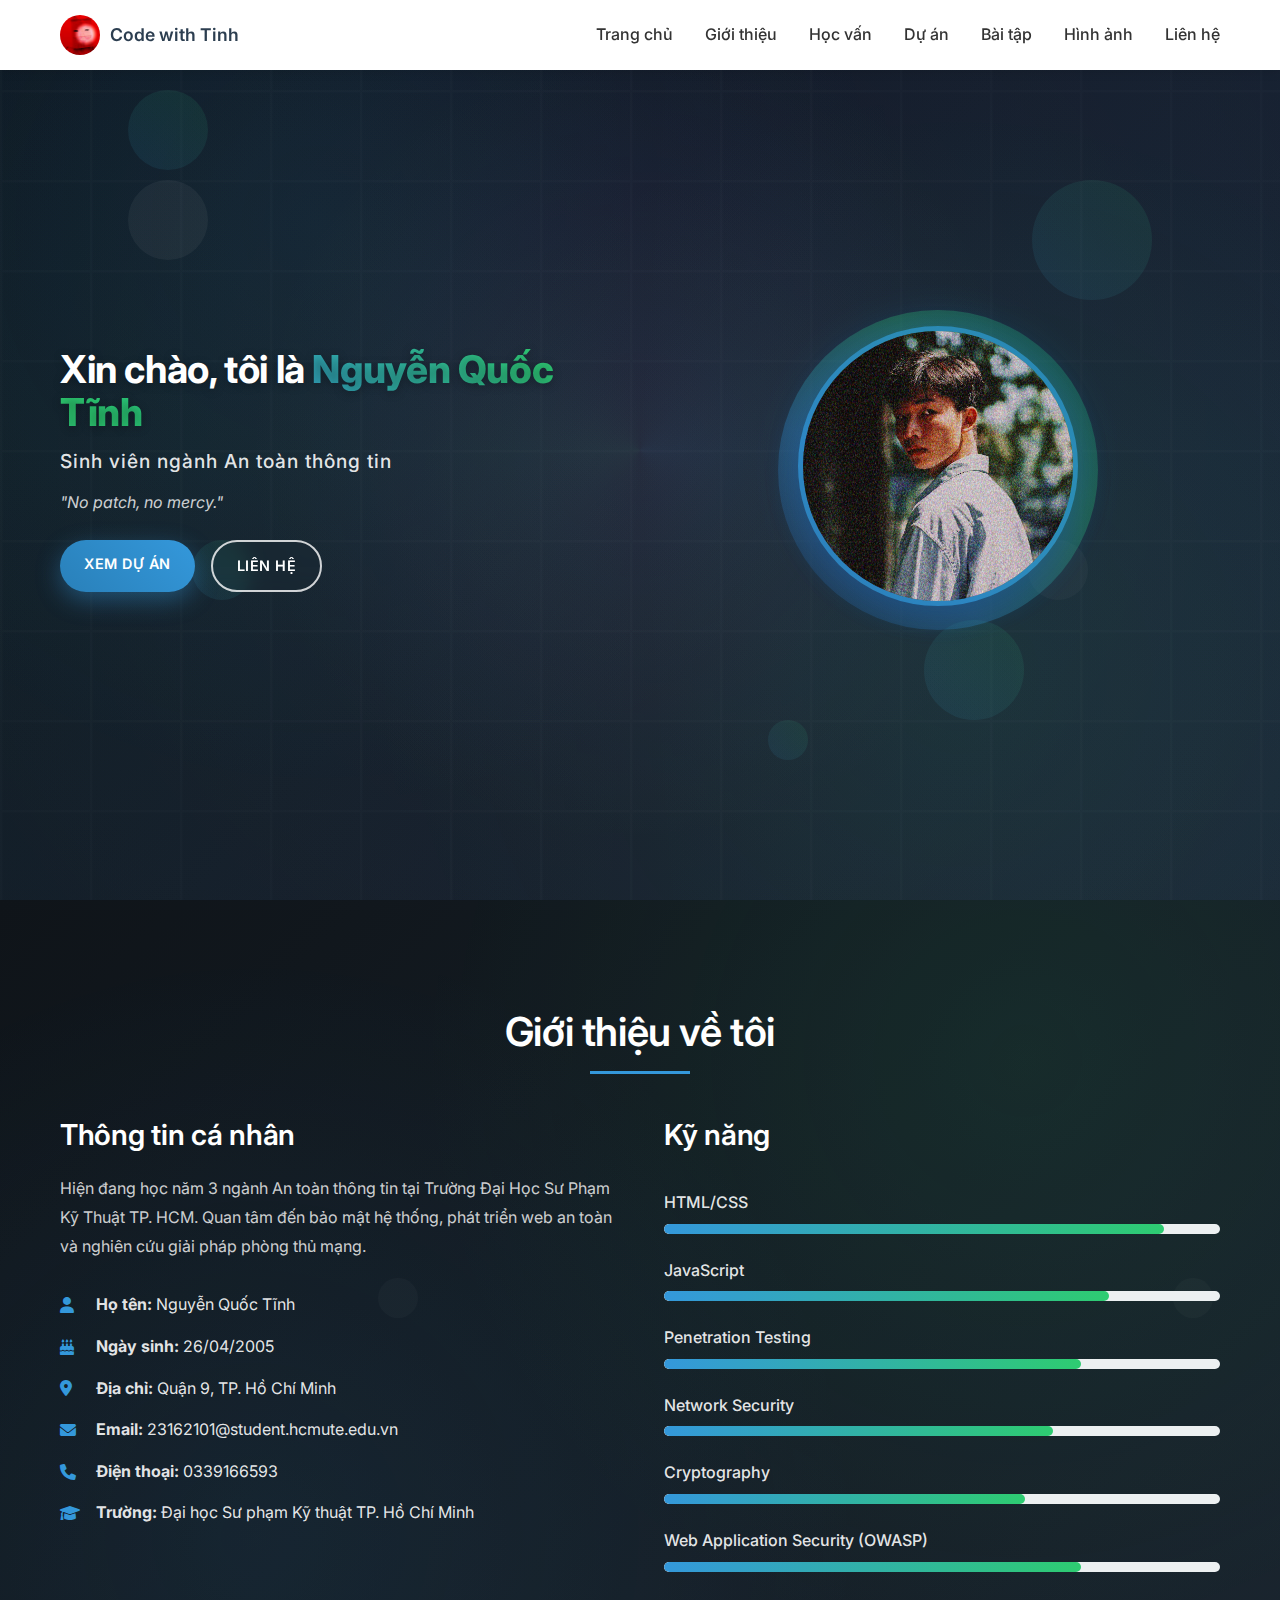
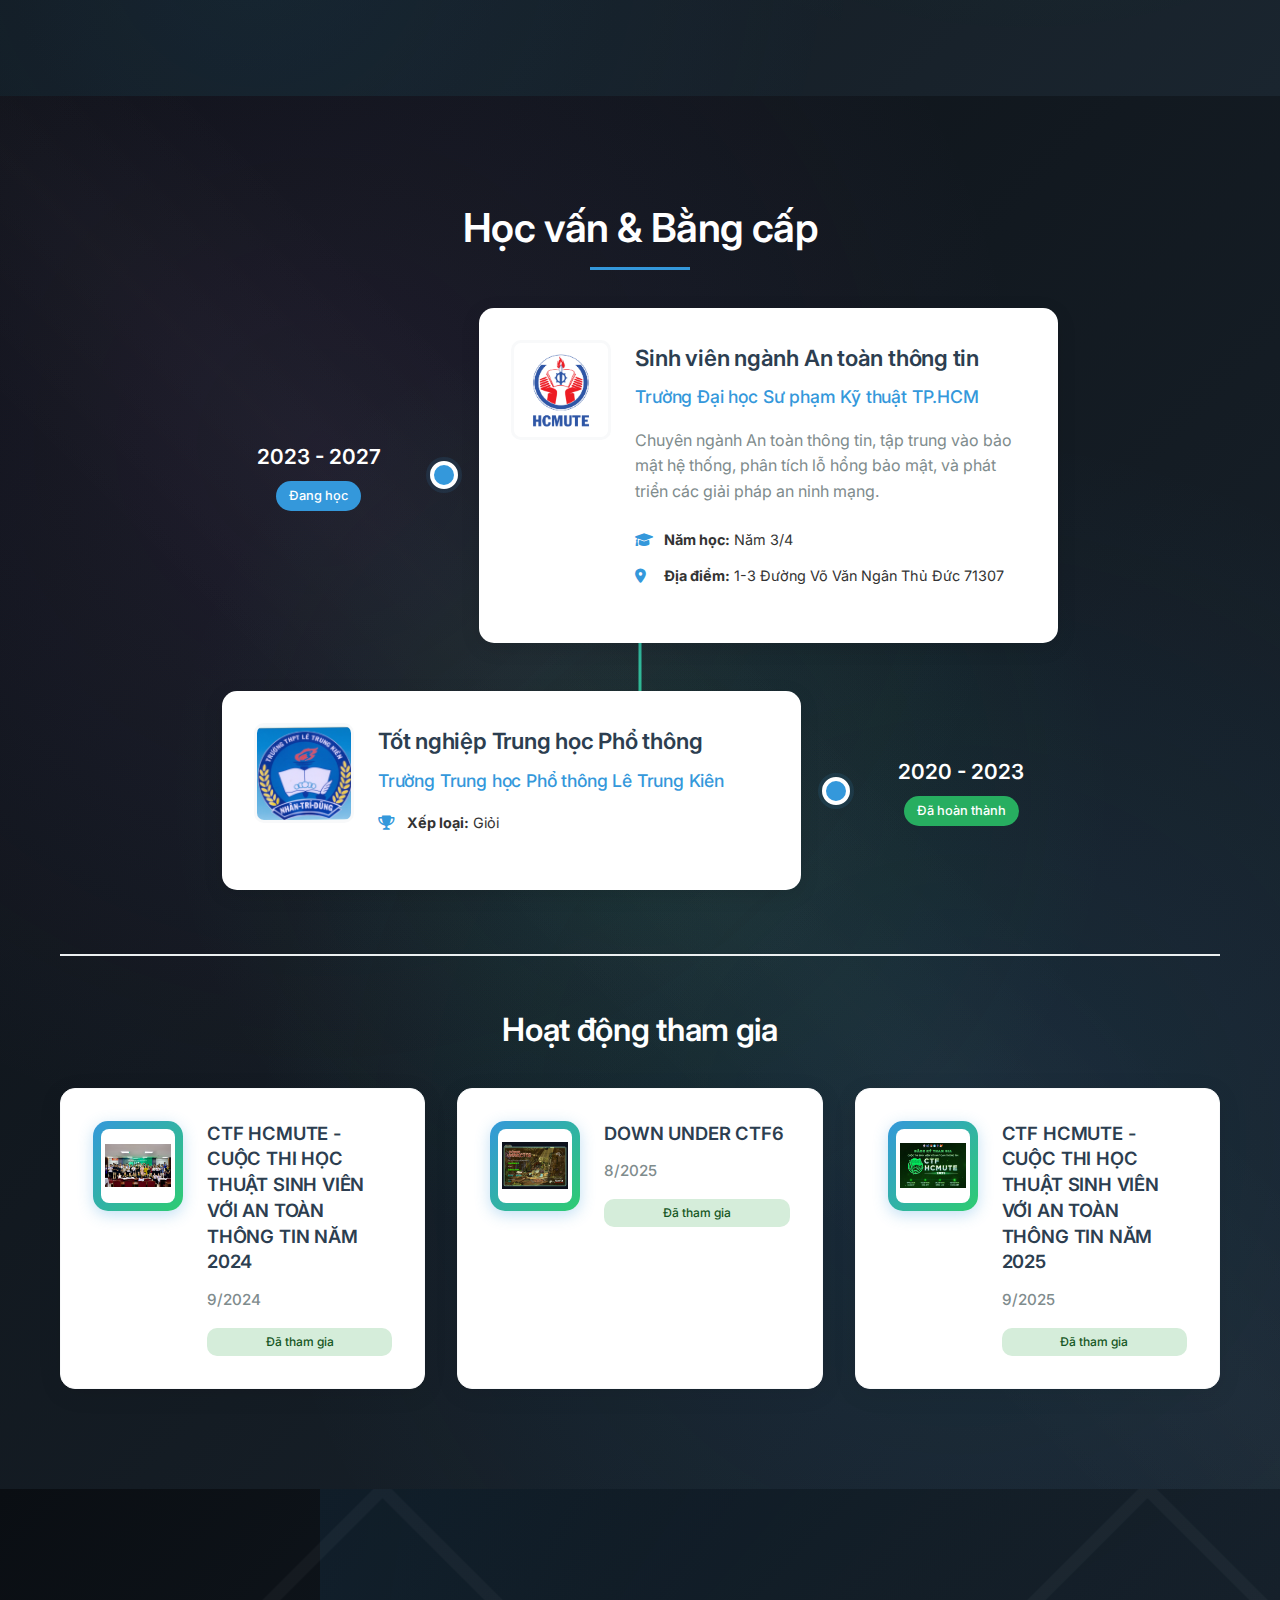
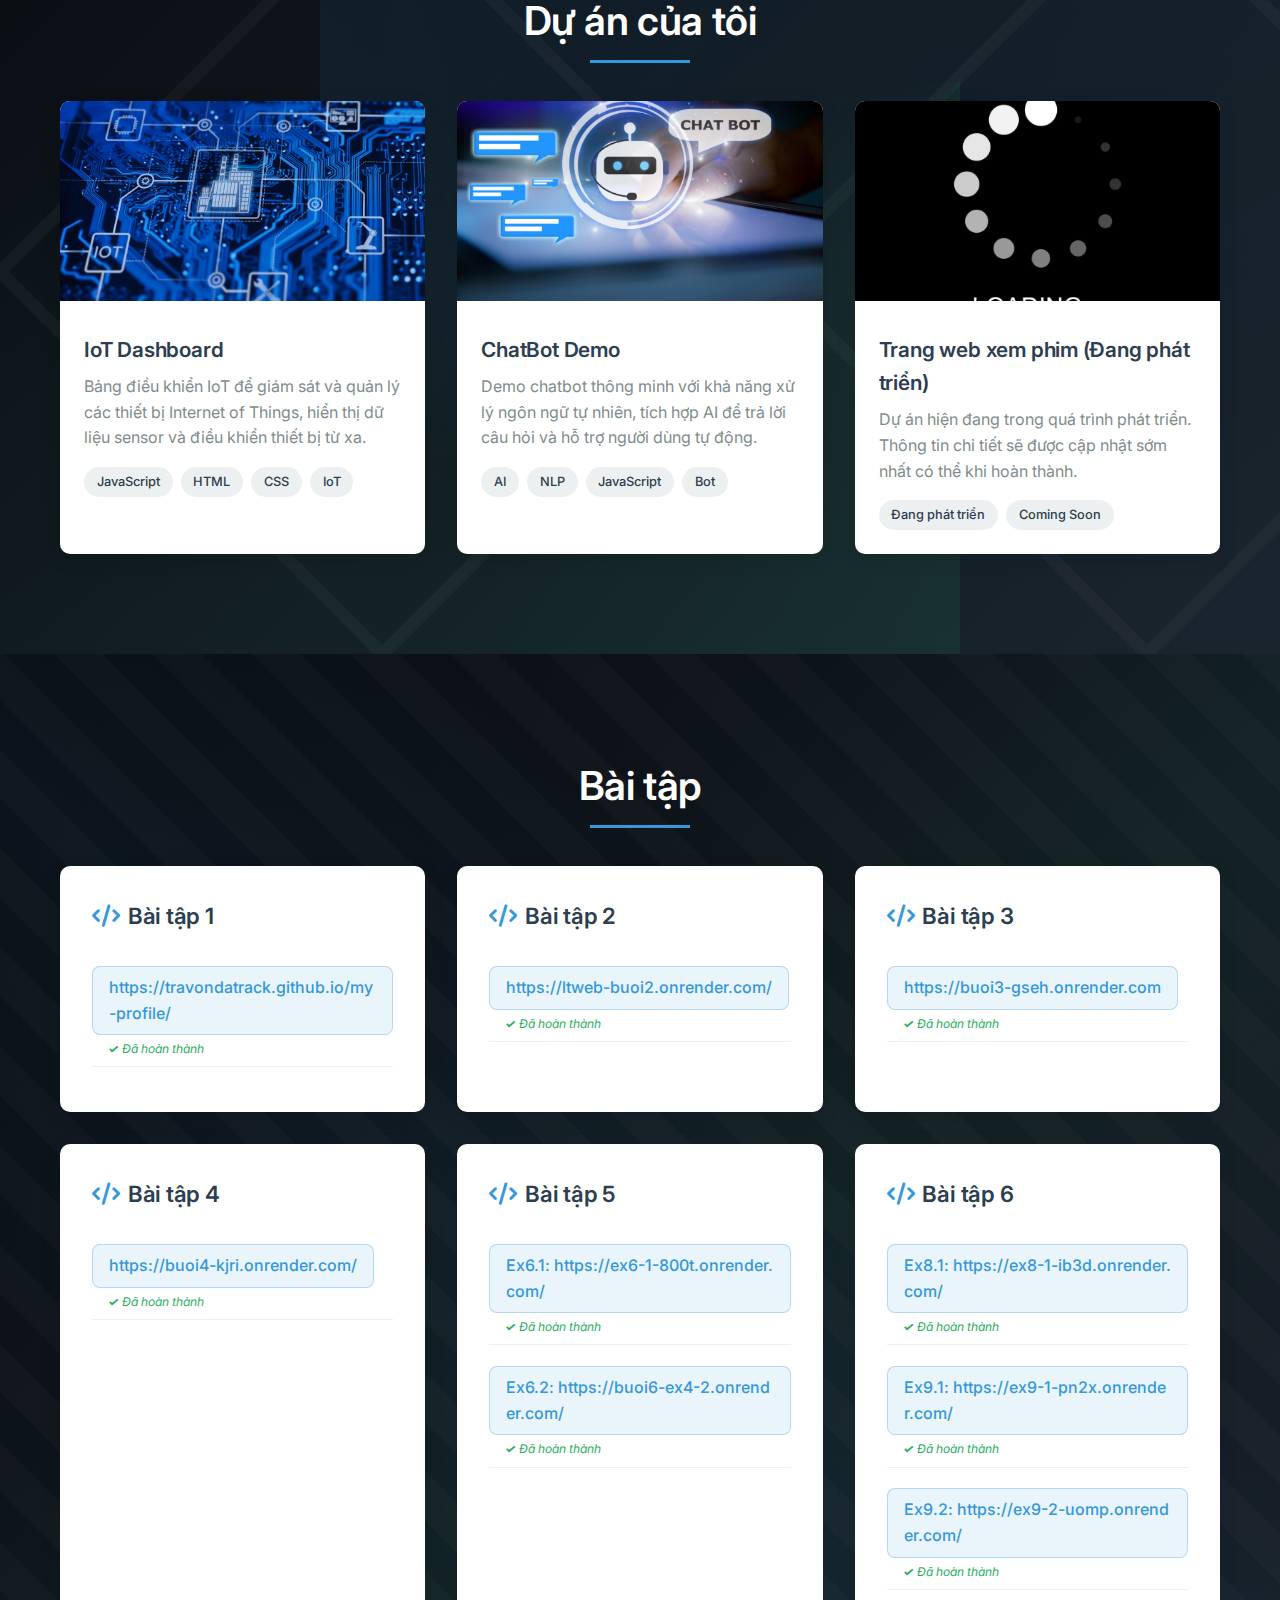
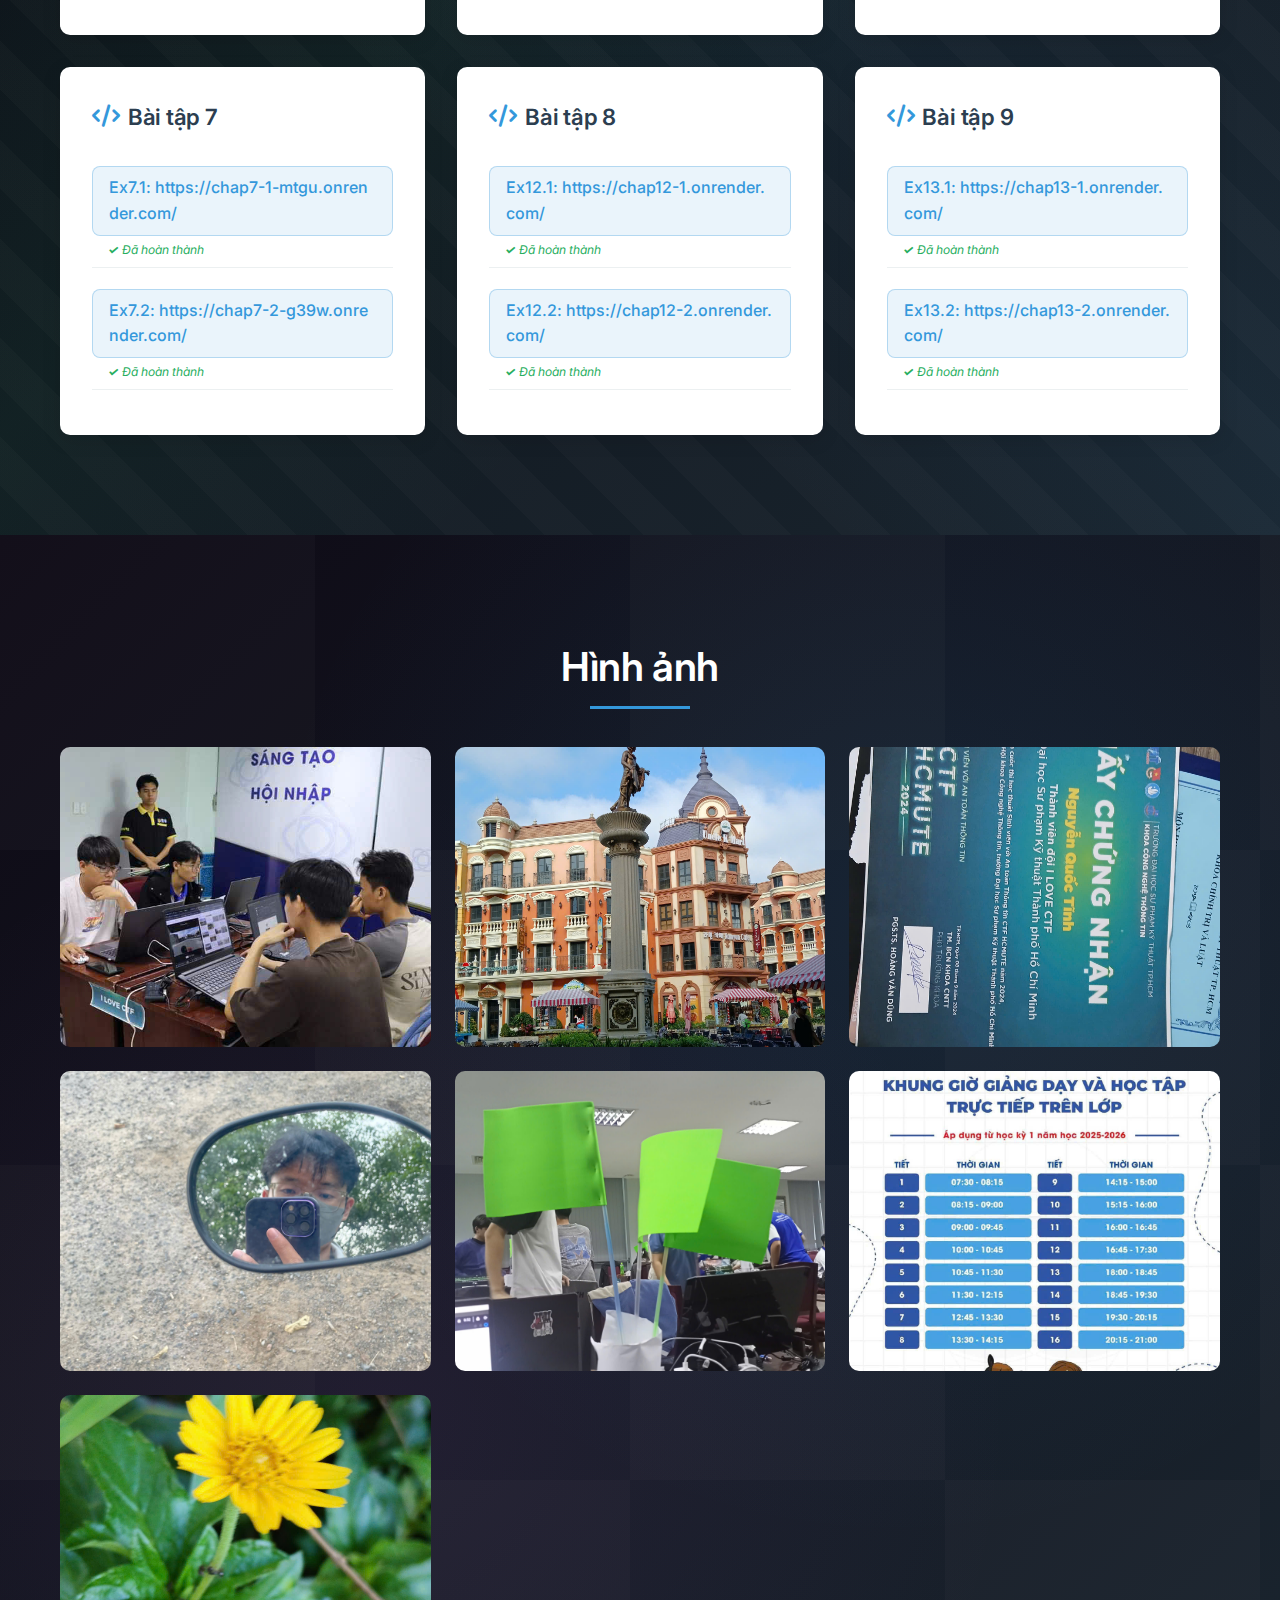
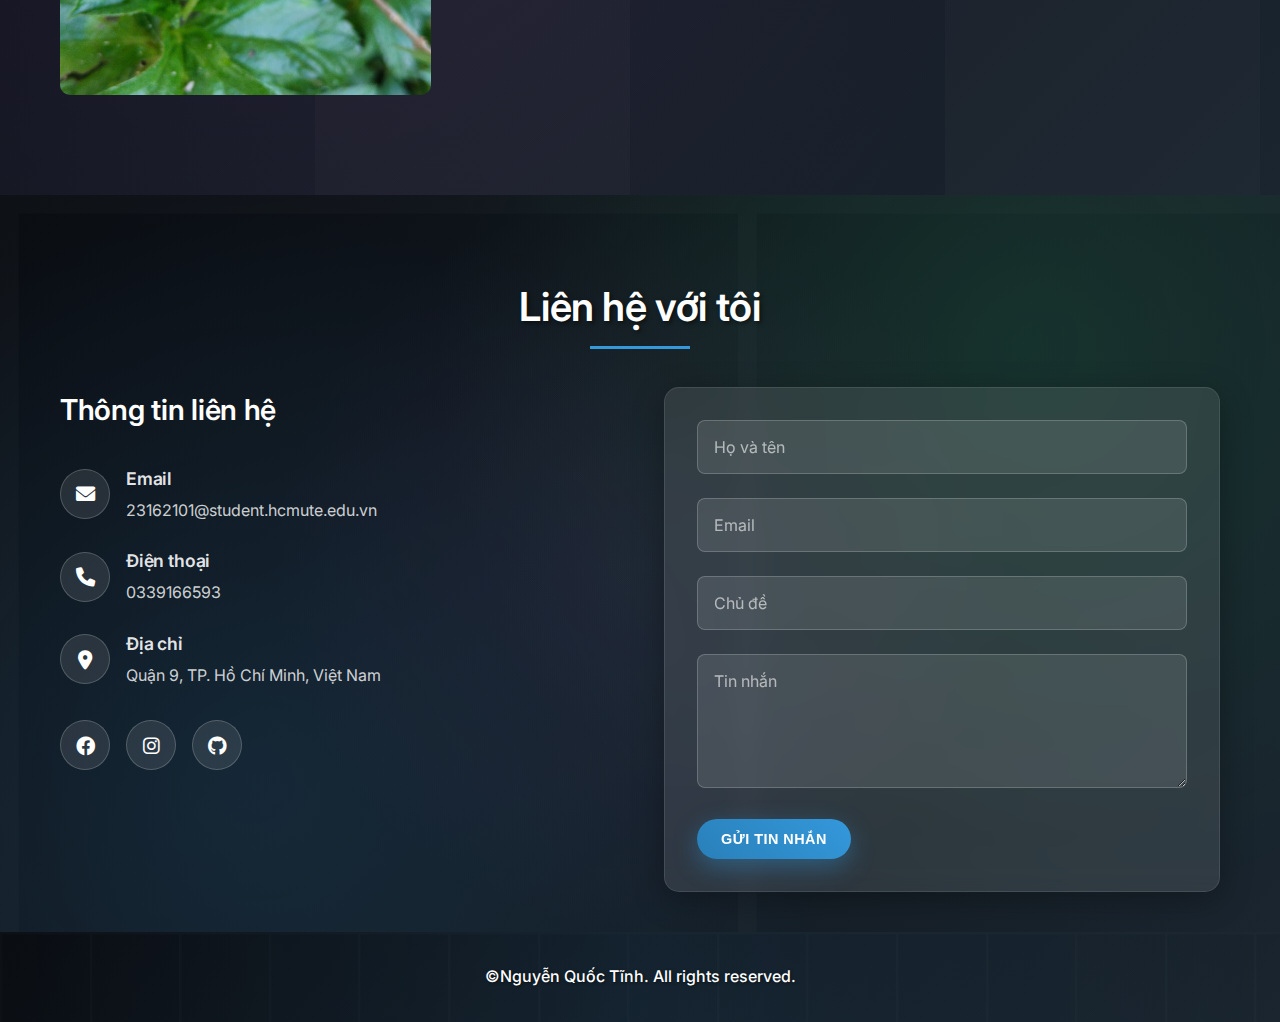
<file: index.html>
<!DOCTYPE html>
<html lang="vi">
  <head>
    <meta charset="UTF-8" />
    <meta name="viewport" content="width=device-width, initial-scale=1.0" />
    <title>My Portfolio</title>
    <link rel="stylesheet" href="styles.css" />
    <link
      href="https://cdnjs.cloudflare.com/ajax/libs/font-awesome/6.0.0/css/all.min.css"
      rel="stylesheet"
    />
    <link
      href="https://fonts.googleapis.com/css2?family=Inter:wght@300;400;500;600;700&family=Nunito:wght@300;400;500;600;700&family=Source+Sans+Pro:wght@300;400;600;700&display=swap"
      rel="stylesheet"
    />
  </head>
  <body>
    <!-- Navigation -->
    <nav class="navbar">
      <div class="nav-container">
        <div class="nav-logo">
          <img src="logo1.jpg" alt="Logo" class="logo-img" />
          <span>Code with Tinh</span>
        </div>
        <ul class="nav-menu">
          <li class="nav-item">
            <a href="#home" class="nav-link">Trang chủ</a>
          </li>
          <li class="nav-item">
            <a href="#about" class="nav-link">Giới thiệu</a>
          </li>
          <li class="nav-item">
            <a href="#education" class="nav-link">Học vấn</a>
          </li>
          <li class="nav-item">
            <a href="#projects" class="nav-link">Dự án</a>
          </li>
          <li class="nav-item">
            <a href="#assignments" class="nav-link">Bài tập</a>
          </li>
          <li class="nav-item">
            <a href="#gallery" class="nav-link">Hình ảnh</a>
          </li>
          <li class="nav-item">
            <a href="#contact" class="nav-link">Liên hệ</a>
          </li>
        </ul>
        <div class="hamburger">
          <span class="bar"></span>
          <span class="bar"></span>
          <span class="bar"></span>
        </div>
      </div>
    </nav>

    <!-- Hero Section -->
    <section id="home" class="hero">
      <div class="animated-background">
        <div class="floating-shapes">
          <div class="shape shape-1"></div>
          <div class="shape shape-2"></div>
          <div class="shape shape-3"></div>
          <div class="shape shape-4"></div>
          <div class="shape shape-5"></div>
          <div class="shape shape-6"></div>
        </div>
        <div class="particles">
          <div class="particle"></div>
          <div class="particle"></div>
          <div class="particle"></div>
          <div class="particle"></div>
          <div class="particle"></div>
          <div class="particle"></div>
          <div class="particle"></div>
          <div class="particle"></div>
          <div class="particle"></div>
          <div class="particle"></div>
        </div>
      </div>
      <div class="floating-elements"></div>
      <div class="hero-container">
        <div class="hero-content">
          <h1>
            Xin chào, tôi là <span class="highlight">Nguyễn Quốc Tĩnh</span>
          </h1>
          <p class="hero-subtitle">Sinh viên ngành An toàn thông tin</p>
          <p class="hero-description">"No patch, no mercy."</p>
          <div class="hero-buttons">
            <a href="#projects" class="btn btn-primary">Xem dự án</a>
            <a href="#contact" class="btn btn-secondary">Liên hệ</a>
          </div>
        </div>
        <div class="hero-image">
          <img
            src="images/avatar2.jpg"
            alt="Profile Picture"
            class="profile-img"
            loading="lazy"
          />
        </div>
      </div>
    </section>

    <!-- About Section -->
    <section id="about" class="about">
      <div class="container">
        <h2 class="section-title">Giới thiệu về tôi</h2>
        <div class="about-content">
          <div class="about-text">
            <h3>Thông tin cá nhân</h3>
            <p>
              Hiện đang học năm 3 ngành An toàn thông tin tại Trường Đại Học Sư
              Phạm Kỹ Thuật TP. HCM. Quan tâm đến bảo mật hệ thống, phát triển
              web an toàn và nghiên cứu giải pháp phòng thủ mạng.
            </p>
            <div class="personal-info">
              <div class="info-item">
                <i class="fas fa-user"></i>
                <span><strong>Họ tên:</strong> Nguyễn Quốc Tĩnh</span>
              </div>
              <div class="info-item">
                <i class="fas fa-birthday-cake"></i>
                <span><strong>Ngày sinh:</strong> 26/04/2005</span>
              </div>
              <div class="info-item">
                <i class="fas fa-map-marker-alt"></i>
                <span><strong>Địa chỉ:</strong> Quận 9, TP. Hồ Chí Minh</span>
              </div>
              <div class="info-item">
                <i class="fas fa-envelope"></i>
                <span
                  ><strong>Email:</strong> 23162101@student.hcmute.edu.vn</span
                >
              </div>
              <div class="info-item">
                <i class="fas fa-phone"></i>
                <span><strong>Điện thoại:</strong> 0339166593</span>
              </div>
              <div class="info-item">
                <i class="fas fa-graduation-cap"></i>
                <span
                  ><strong>Trường:</strong> Đại học Sư phạm Kỹ thuật TP. Hồ Chí
                  Minh</span
                >
              </div>
            </div>
          </div>
          <div class="skills">
            <h3>Kỹ năng</h3>
            <div class="skill-item">
              <span class="skill-name">HTML/CSS</span>
              <div class="skill-bar">
                <div class="skill-progress" style="width: 90%"></div>
              </div>
            </div>
            <div class="skill-item">
              <span class="skill-name">JavaScript</span>
              <div class="skill-bar">
                <div class="skill-progress" style="width: 80%"></div>
              </div>
            </div>
            <div class="skill-item">
              <span class="skill-name">Penetration Testing</span>
              <div class="skill-bar">
                <div class="skill-progress" style="width: 75%"></div>
              </div>
            </div>
            <div class="skill-item">
              <span class="skill-name">Network Security</span>
              <div class="skill-bar">
                <div class="skill-progress" style="width: 70%"></div>
              </div>
            </div>
            <div class="skill-item">
              <span class="skill-name">Cryptography</span>
              <div class="skill-bar">
                <div class="skill-progress" style="width: 65%"></div>
              </div>
            </div>
            <div class="skill-item">
              <span class="skill-name">Web Application Security (OWASP)</span>
              <div class="skill-bar">
                <div class="skill-progress" style="width: 75%"></div>
              </div>
            </div>
          </div>
        </div>
      </div>
    </section>

    <!-- Education Section -->
    <section id="education" class="education">
      <div class="container">
        <h2 class="section-title">Học vấn & Bằng cấp</h2>
        <div class="education-timeline">
          <!-- Current Education -->
          <div class="education-item">
            <div class="education-date">
              <span class="year">2023 - 2027</span>
              <span class="status">Đang học</span>
            </div>
            <div class="education-content">
              <div class="education-image">
                <img src="images/LogoHCMUTE.png" alt="HCMUTE University Logo" />
              </div>
              <div class="education-info">
                <h3>Sinh viên ngành An toàn thông tin</h3>
                <h4>Trường Đại học Sư phạm Kỹ thuật TP.HCM</h4>
                <p class="education-description">
                  Chuyên ngành An toàn thông tin, tập trung vào bảo mật hệ
                  thống, phân tích lỗ hổng bảo mật, và phát triển các giải pháp
                  an ninh mạng.
                </p>
                <div class="education-details">
                  <div class="detail-item">
                    <i class="fas fa-graduation-cap"></i>
                    <span><strong>Năm học:</strong> Năm 3/4</span>
                  </div>
                  <div class="detail-item">
                    <i class="fas fa-map-marker-alt"></i>
                    <span
                      ><strong>Địa điểm:</strong> 1-3 Đường Võ Văn Ngân Thủ Đức
                      71307</span
                    >
                  </div>
                </div>
              </div>
            </div>
          </div>

          <!-- High School Education -->
          <div class="education-item">
            <div class="education-date">
              <span class="year">2020 - 2023</span>
              <span class="status completed">Đã hoàn thành</span>
            </div>
            <div class="education-content">
              <div class="education-image">
                <img src="images/thpt.jpg" alt="High School Logo" />
              </div>
              <div class="education-info">
                <h3>Tốt nghiệp Trung học Phổ thông</h3>
                <h4>Trường Trung học Phổ thông Lê Trung Kiên</h4>
                <div class="education-details">
                  <div class="detail-item">
                    <i class="fas fa-trophy"></i>
                    <span><strong>Xếp loại:</strong> Giỏi</span>
                  </div>
                </div>
              </div>
            </div>
          </div>
        </div>

        <!-- Certifications Section -->
        <div class="certifications">
          <h3>Hoạt động tham gia</h3>
          <div class="certifications-grid">
            <div class="cert-item">
              <div class="cert-icon">
                <img
                  src="images/ctf24.jpg"
                  alt="CTF HCMUTE 2024"
                  class="cert-img"
                />
              </div>
              <div class="cert-content">
                <h4>
                  CTF HCMUTE - CUỘC THI HỌC THUẬT SINH VIÊN VỚI AN TOÀN THÔNG
                  TIN NĂM 2024
                </h4>
                <p>9/2024</p>
                <span class="cert-status completed">Đã tham gia</span>
              </div>
            </div>

            <div class="cert-item">
              <div class="cert-icon">
                <img
                  src="images/travondatrack-certificate.png"
                  alt="DOWN UNDER CTF6"
                  class="cert-img"
                />
              </div>
              <div class="cert-content">
                <h4>DOWN UNDER CTF6</h4>
                <p>8/2025</p>
                <span class="cert-status completed">Đã tham gia</span>
              </div>
            </div>

            <div class="cert-item">
              <div class="cert-icon">
                <img
                  src="images/ctf25.jpg"
                  alt="CTF HCMUTE 2025"
                  class="cert-img"
                />
              </div>
              <div class="cert-content">
                <h4>
                  CTF HCMUTE - CUỘC THI HỌC THUẬT SINH VIÊN VỚI AN TOÀN THÔNG
                  TIN NĂM 2025
                </h4>
                <p>9/2025</p>
                <span class="cert-status completed">Đã tham gia</span>
              </div>
            </div>
          </div>
        </div>
      </div>
    </section>

    <!-- Projects Section -->
    <section id="projects" class="projects">
      <div class="container">
        <h2 class="section-title">Dự án của tôi</h2>
        <div class="projects-grid">
          <div class="project-card">
            <div class="project-image">
              <img src="images/iot.jpg" alt="IoT Dashboard" />
              <div class="project-overlay">
                <a
                  href="https://github.com/travondatrack/IoT-Dashboard"
                  target="_blank"
                  class="btn btn-primary"
                  >Xem chi tiết</a
                >
              </div>
            </div>
            <div class="project-content">
              <h3>IoT Dashboard</h3>
              <p>
                Bảng điều khiển IoT để giám sát và quản lý các thiết bị Internet
                of Things, hiển thị dữ liệu sensor và điều khiển thiết bị từ xa.
              </p>
              <div class="project-tech">
                <span class="tech-tag">JavaScript</span>
                <span class="tech-tag">HTML</span>
                <span class="tech-tag">CSS</span>
                <span class="tech-tag">IoT</span>
              </div>
            </div>
          </div>

          <div class="project-card">
            <div class="project-image">
              <img src="images/chatbot.jpg" alt="ChatBot Demo" />
              <div class="project-overlay">
                <a
                  href="https://github.com/travondatrack/ChatBotDemo"
                  target="_blank"
                  class="btn btn-primary"
                  >Xem chi tiết</a
                >
              </div>
            </div>
            <div class="project-content">
              <h3>ChatBot Demo</h3>
              <p>
                Demo chatbot thông minh với khả năng xử lý ngôn ngữ tự nhiên,
                tích hợp AI để trả lời câu hỏi và hỗ trợ người dùng tự động.
              </p>
              <div class="project-tech">
                <span class="tech-tag">AI</span>
                <span class="tech-tag">NLP</span>
                <span class="tech-tag">JavaScript</span>
                <span class="tech-tag">Bot</span>
              </div>
            </div>
          </div>

          <div class="project-card">
            <div class="project-image">
              <img src="images/loadin.jpg" alt="Dự án đang phát triển" />
              <div class="project-overlay">
                <a href="#" class="btn btn-primary">Đang phát triển</a>
              </div>
            </div>
            <div class="project-content">
              <h3>Trang web xem phim (Đang phát triển)</h3>
              <p>
                Dự án hiện đang trong quá trình phát triển. Thông tin chi tiết
                sẽ được cập nhật sớm nhất có thể khi hoàn thành.
              </p>
              <div class="project-tech">
                <span class="tech-tag">Đang phát triển</span>
                <span class="tech-tag">Coming Soon</span>
              </div>
            </div>
          </div>
        </div>
      </div>
    </section>

    <!-- Assignments Section -->
    <section id="assignments" class="assignments">
      <div class="container">
        <h2 class="section-title">Bài tập</h2>
        <div id="assignments-list" class="assignments-grid">
          <div class="assignment-category">
            <h3><i class="fas fa-code"></i> Bài tập 1</h3>
            <ul class="assignment-list">
              <li>
                <a
                  href="https://travondatrack.github.io/my-profile/"
                  target="_blank"
                  class="assignment-link"
                  >https://travondatrack.github.io/my-profile/</a
                >
                <span class="assignment-status completed">Đã hoàn thành</span>
              </li>
            </ul>
          </div>

          <div class="assignment-category">
            <h3><i class="fas fa-code"></i> Bài tập 2</h3>
            <ul class="assignment-list">
              <li>
                <a
                  href="https://ltweb-buoi2.onrender.com/"
                  target="_blank"
                  class="assignment-link"
                  >https://ltweb-buoi2.onrender.com/</a
                >
                <span class="assignment-status completed">Đã hoàn thành</span>
              </li>
            </ul>
          </div>

          <div class="assignment-category">
            <h3><i class="fas fa-code"></i> Bài tập 3</h3>
            <ul class="assignment-list">
              <li>
                <a
                  href="https://buoi3-gseh.onrender.com"
                  target="_blank"
                  class="assignment-link"
                  >https://buoi3-gseh.onrender.com</a
                >
                <span class="assignment-status completed">Đã hoàn thành</span>
              </li>
            </ul>
          </div>

          <div class="assignment-category">
            <h3><i class="fas fa-code"></i> Bài tập 4</h3>
            <ul class="assignment-list">
              <li>
                <a
                  href="https://buoi4-kjri.onrender.com/"
                  target="_blank"
                  class="assignment-link"
                  >https://buoi4-kjri.onrender.com/</a
                >
                <span class="assignment-status completed">Đã hoàn thành</span>
              </li>
            </ul>
          </div>

          <div class="assignment-category">
            <h3><i class="fas fa-code"></i> Bài tập 5</h3>
            <ul class="assignment-list">
              <li>
                <a
                  href="https://ex6-1-800t.onrender.com/"
                  target="_blank"
                  class="assignment-link"
                  >Ex6.1: https://ex6-1-800t.onrender.com/</a
                >
                <span class="assignment-status completed">Đã hoàn thành</span>
              </li>
              <li>
                <a
                  href="https://buoi6-ex4-2.onrender.com/"
                  target="_blank"
                  class="assignment-link"
                  >Ex6.2: https://buoi6-ex4-2.onrender.com/</a
                >
                <span class="assignment-status completed">Đã hoàn thành</span>
              </li>
            </ul>
          </div>

          <div class="assignment-category">
            <h3><i class="fas fa-code"></i> Bài tập 6</h3>
            <ul class="assignment-list">
              <li>
                <a
                  href="https://ex8-1-ib3d.onrender.com/"
                  target="_blank"
                  class="assignment-link"
                  >Ex8.1: https://ex8-1-ib3d.onrender.com/</a
                >
                <span class="assignment-status completed">Đã hoàn thành</span>
              </li>
              <li>
                <a
                  href="https://ex9-1-pn2x.onrender.com/"
                  target="_blank"
                  class="assignment-link"
                  >Ex9.1: https://ex9-1-pn2x.onrender.com/</a
                >
                <span class="assignment-status completed">Đã hoàn thành</span>
              </li>
              <li>
                <a
                  href="https://ex9-2-uomp.onrender.com/"
                  target="_blank"
                  class="assignment-link"
                  >Ex9.2: https://ex9-2-uomp.onrender.com/</a
                >
                <span class="assignment-status completed">Đã hoàn thành</span>
              </li>
            </ul>
          </div>

          <div class="assignment-category">
            <h3><i class="fas fa-code"></i> Bài tập 7</h3>
            <ul class="assignment-list">
              <li>
                <a
                  href="https://chap7-1-mtgu.onrender.com/"
                  target="_blank"
                  class="assignment-link"
                  >Ex7.1: https://chap7-1-mtgu.onrender.com/</a
                >
                <span class="assignment-status completed">Đã hoàn thành</span>
              </li>
              <li>
                <a
                  href="https://chap7-2-g39w.onrender.com/"
                  target="_blank"
                  class="assignment-link"
                  >Ex7.2: https://chap7-2-g39w.onrender.com/</a
                >
                <span class="assignment-status completed">Đã hoàn thành</span>
              </li>
            </ul>
          </div>

          <div class="assignment-category">
            <h3><i class="fas fa-code"></i> Bài tập 8</h3>
            <ul class="assignment-list">
              <li>
                <a
                  href="https://chap12-1.onrender.com/"
                  target="_blank"
                  class="assignment-link"
                  >Ex12.1: https://chap12-1.onrender.com/</a
                >
                <span class="assignment-status completed">Đã hoàn thành</span>
              </li>
              <li>
                <a
                  href="https://chap12-2.onrender.com/"
                  target="_blank"
                  class="assignment-link"
                  >Ex12.2: https://chap12-2.onrender.com/</a
                >
                <span class="assignment-status completed">Đã hoàn thành</span>
              </li>
            </ul>
          </div>

          <div class="assignment-category">
            <h3><i class="fas fa-code"></i> Bài tập 9</h3>
            <ul class="assignment-list">
              <li>
                <a
                  href="https://chap13-1.onrender.com/"
                  target="_blank"
                  class="assignment-link"
                  >Ex13.1: https://chap13-1.onrender.com/</a
                >
                <span class="assignment-status completed">Đã hoàn thành</span>
              </li>
              <li>
                <a
                  href="https://chap13-2.onrender.com/"
                  target="_blank"
                  class="assignment-link"
                  >Ex13.2: https://chap13-2.onrender.com/</a
                >
                <span class="assignment-status completed">Đã hoàn thành</span>
              </li>
            </ul>
          </div>
        </div>
      </div>
    </section>

    <!-- Gallery Section -->
    <section id="gallery" class="gallery">
      <div class="container">
        <h2 class="section-title">Hình ảnh</h2>
        <div class="gallery-grid">
          <div class="gallery-item">
            <img src="images/my1.jpg" alt="Hình ảnh cá nhân 1" />
            <div class="gallery-overlay">
              <h4>Workspace của tôi</h4>
            </div>
          </div>
          <div class="gallery-item">
            <img src="images/my2.jpg" alt="Hình ảnh cá nhân 2" />
            <div class="gallery-overlay">
              <h4>Tại trường đại học</h4>
            </div>
          </div>
          <div class="gallery-item">
            <img src="images/ctf.jpg" alt="CTF Competition" />
            <div class="gallery-overlay">
              <h4>Cuộc thi CTF bảo mật</h4>
            </div>
          </div>
          <div class="gallery-item">
            <img src="images/my3.jpg" alt="Hình ảnh cá nhân 3" />
            <div class="gallery-overlay">
              <h4>Buổi seminar công nghệ</h4>
            </div>
          </div>
          <div class="gallery-item">
            <img src="images/my4.jpg" alt="Hình ảnh cá nhân 4" />
            <div class="gallery-overlay">
              <h4>Dự án nhóm</h4>
            </div>
          </div>
          <div class="gallery-item">
            <img src="images/my5.jpg" alt="Hình ảnh cá nhân 5" />
            <div class="gallery-overlay">
              <h4>Hoạt động học tập</h4>
            </div>
          </div>
          <div class="gallery-item">
            <img
              src="images/z6929524462980_2af8cb480e2081512eefaaafe051e7b8.jpg"
              alt="Kỷ niệm đặc biệt"
            />
            <div class="gallery-overlay">
              <h4>Kỷ niệm đáng nhớ</h4>
            </div>
          </div>
        </div>
      </div>
    </section>

    <!-- Contact Section -->
    <section id="contact" class="contact">
      <div class="container">
        <h2 class="section-title">Liên hệ với tôi</h2>
        <div class="contact-content">
          <div class="contact-info">
            <h3>Thông tin liên hệ</h3>
            <div class="contact-item">
              <i class="fas fa-envelope"></i>
              <div>
                <h4>Email</h4>
                <p>23162101@student.hcmute.edu.vn</p>
              </div>
            </div>
            <div class="contact-item">
              <i class="fas fa-phone"></i>
              <div>
                <h4>Điện thoại</h4>
                <p>0339166593</p>
              </div>
            </div>
            <div class="contact-item">
              <i class="fas fa-map-marker-alt"></i>
              <div>
                <h4>Địa chỉ</h4>
                <p>Quận 9, TP. Hồ Chí Minh, Việt Nam</p>
              </div>
            </div>
            <div class="social-links">
              <a
                href="https://web.facebook.com/tinhuser/"
                class="social-link"
                target="_blank"
                ><i class="fab fa-facebook"></i
              ></a>
              <a
                href="https://www.instagram.com/ravsync/"
                class="social-link"
                target="_blank"
                ><i class="fab fa-instagram"></i
              ></a>
              <a
                href="https://github.com/travondatrack"
                class="social-link"
                target="_blank"
                ><i class="fab fa-github"></i
              ></a>
            </div>
          </div>
          <div class="contact-form">
            <form>
              <div class="form-group">
                <input
                  type="text"
                  id="name"
                  name="name"
                  placeholder="Họ và tên"
                  required
                />
              </div>
              <div class="form-group">
                <input
                  type="email"
                  id="email"
                  name="email"
                  placeholder="Email"
                  required
                />
              </div>
              <div class="form-group">
                <input
                  type="text"
                  id="subject"
                  name="subject"
                  placeholder="Chủ đề"
                  required
                />
              </div>
              <div class="form-group">
                <textarea
                  id="message"
                  name="message"
                  placeholder="Tin nhắn"
                  rows="5"
                  required
                ></textarea>
              </div>
              <button type="submit" class="btn btn-primary">
                Gửi tin nhắn
              </button>
            </form>
          </div>
        </div>
      </div>
    </section>

    <!-- Footer -->
    <footer class="footer">
      <div class="container">
        <p>&copy;Nguyễn Quốc Tĩnh. All rights reserved.</p>
      </div>
    </footer>

    <script src="script.js"></script>
  </body>
</html>
</file>
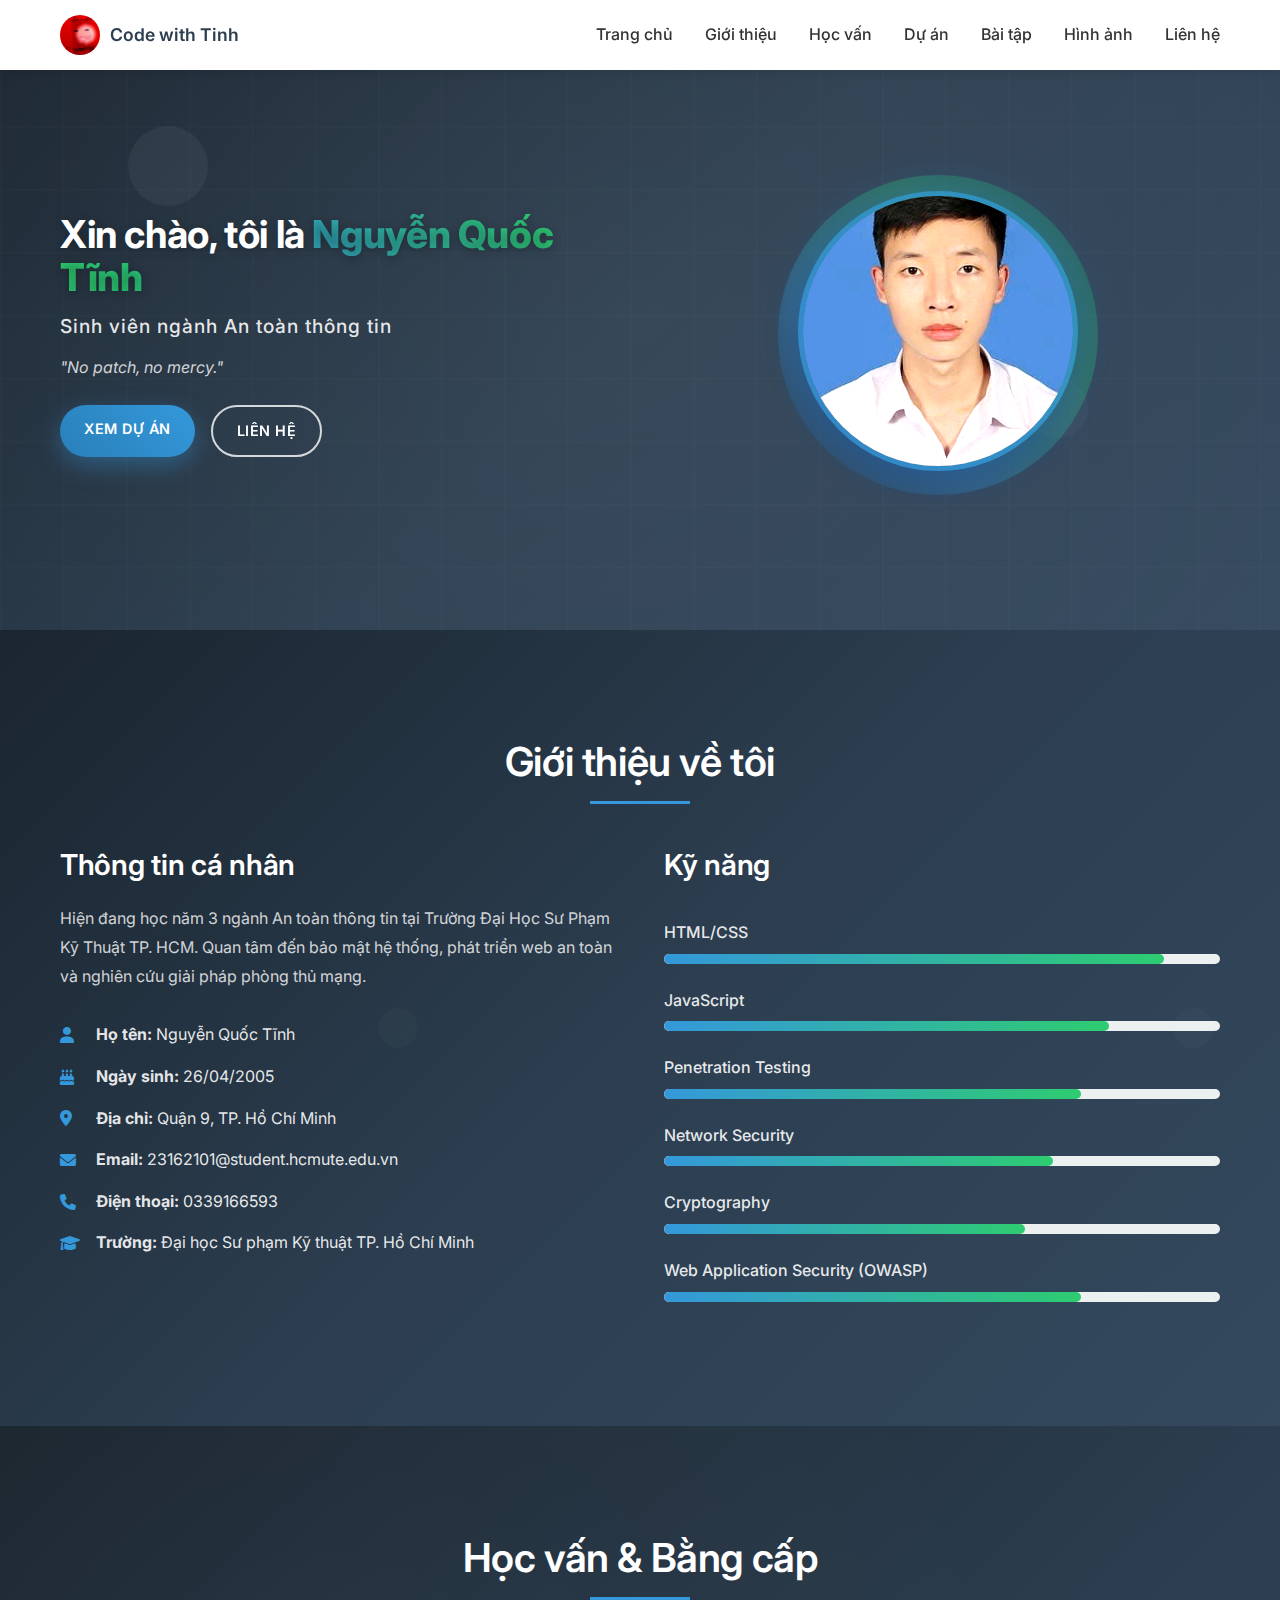
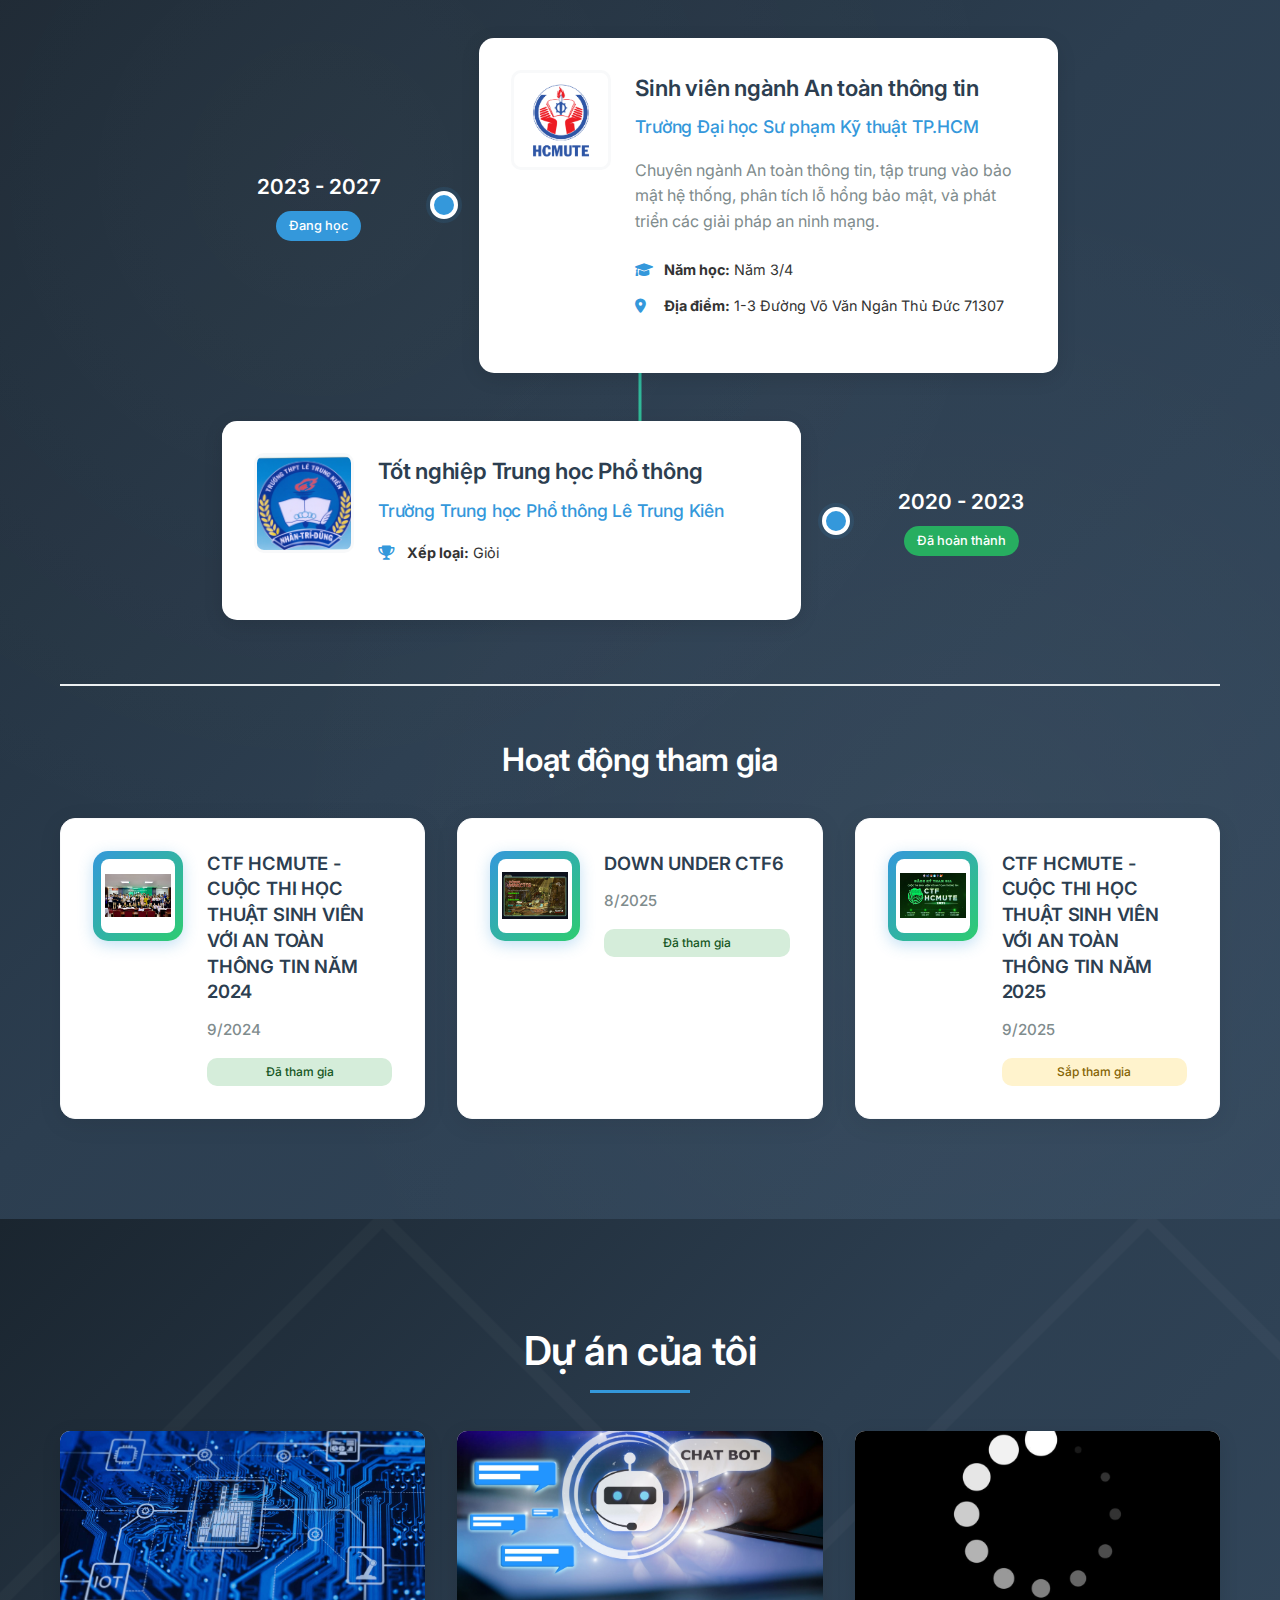
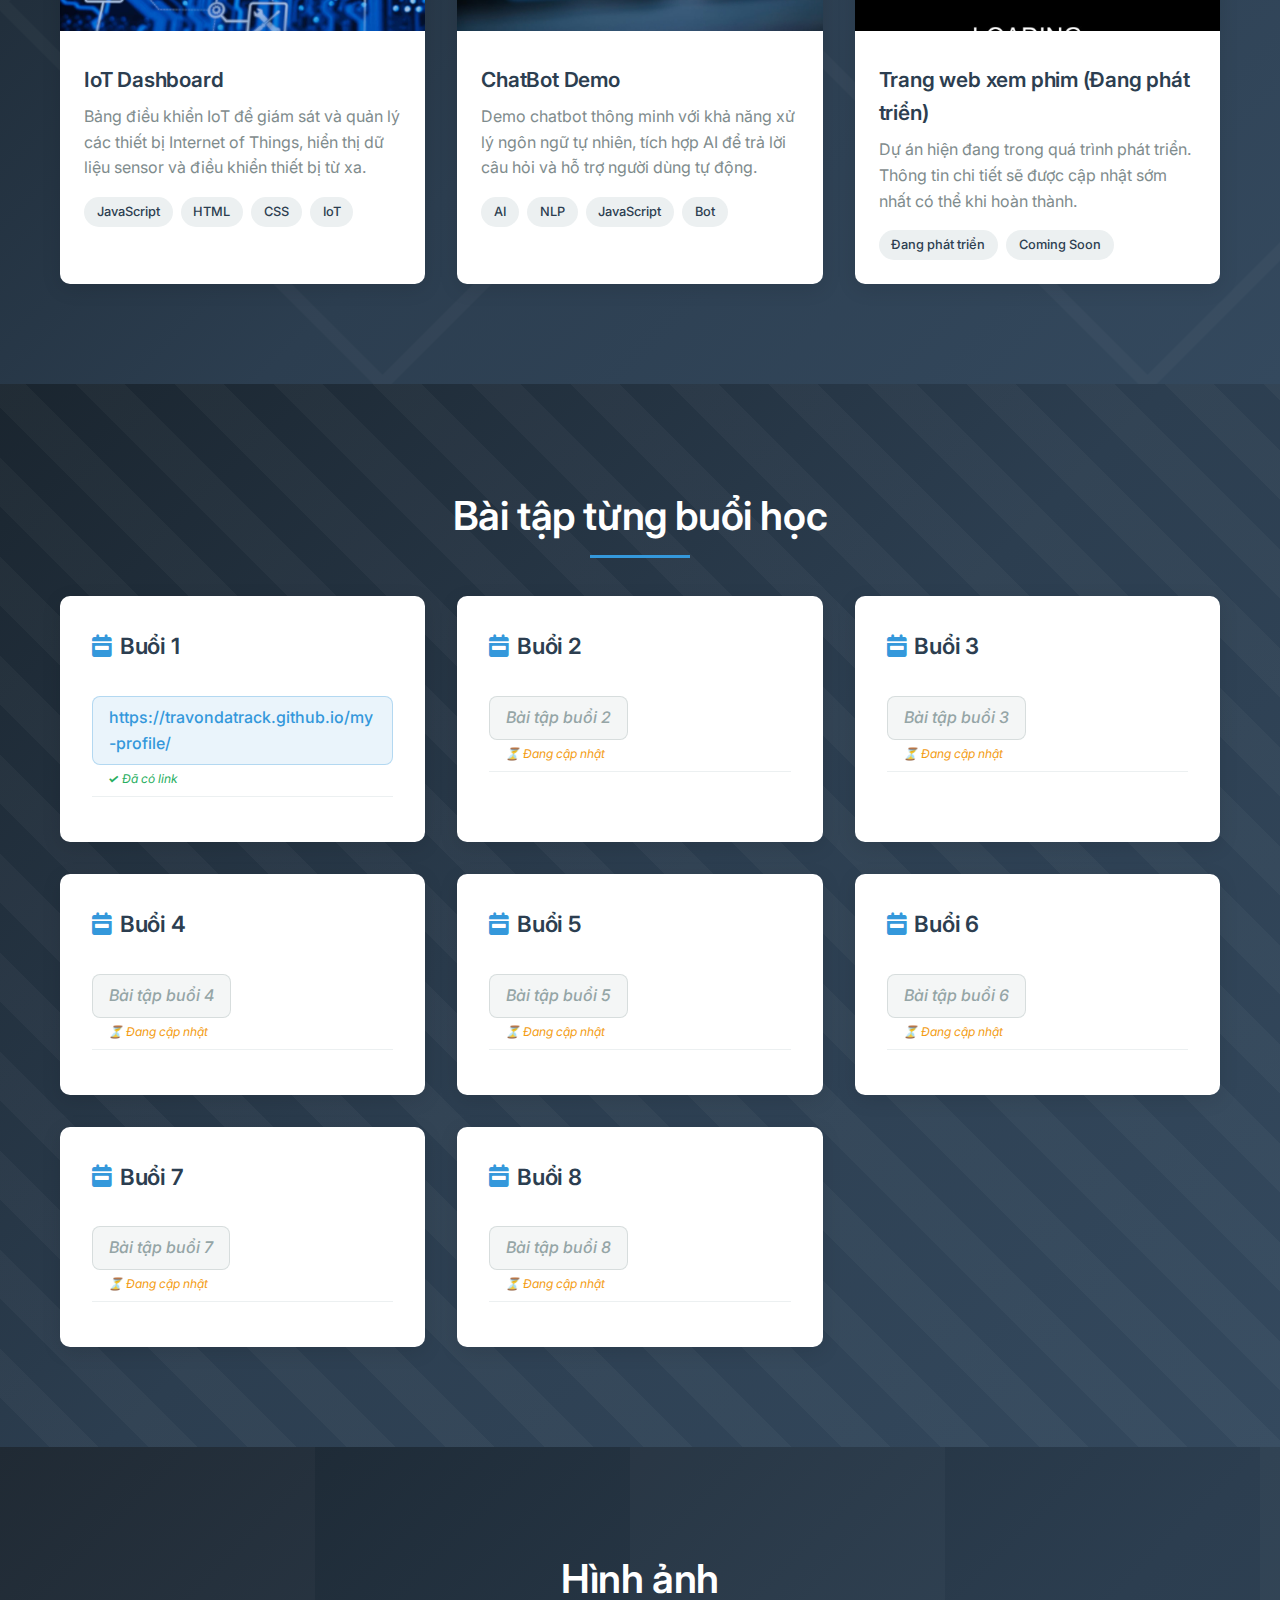
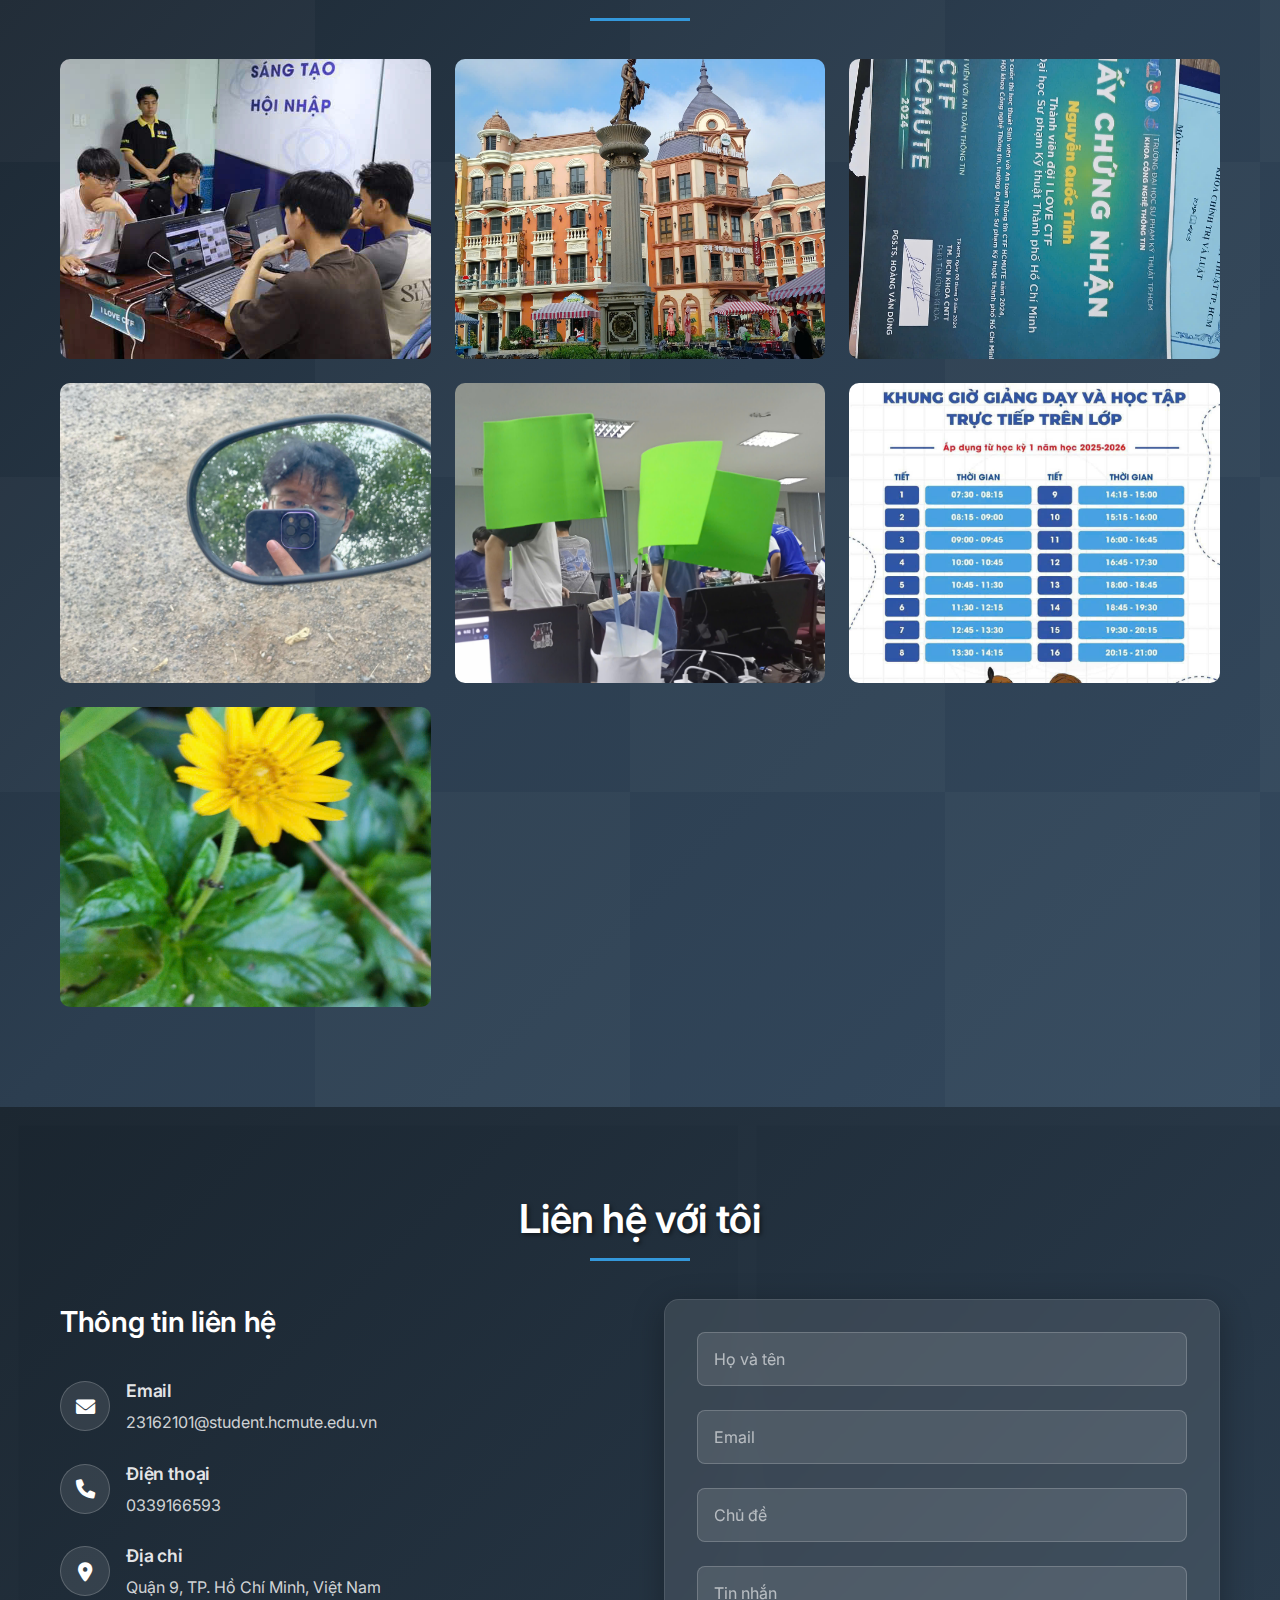
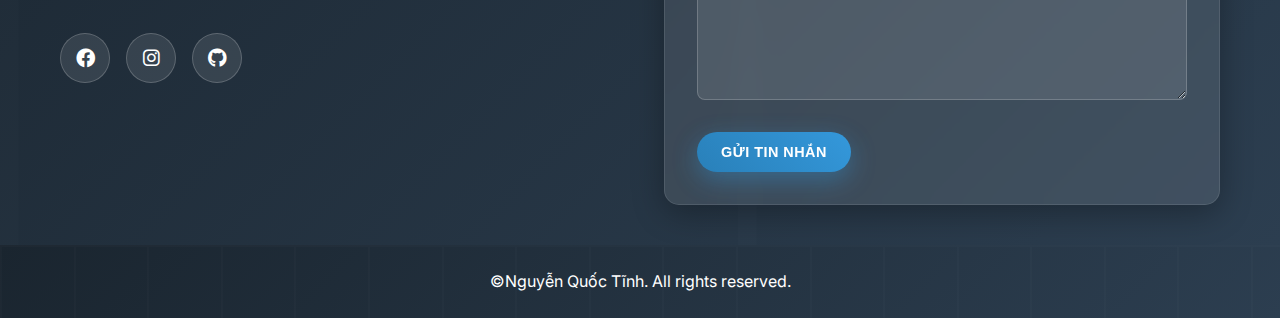
<file: images/index.html>
<!DOCTYPE html>
<html lang="vi">
  <head>
    <meta charset="UTF-8" />
    <meta name="viewport" content="width=device-width, initial-scale=1.0" />
    <title>My Portfolio</title>
    <link rel="stylesheet" href="styles.css" />
    <link
      href="https://cdnjs.cloudflare.com/ajax/libs/font-awesome/6.0.0/css/all.min.css"
      rel="stylesheet"
    />
    <link
      href="https://fonts.googleapis.com/css2?family=Inter:wght@300;400;500;600;700&family=Nunito:wght@300;400;500;600;700&family=Source+Sans+Pro:wght@300;400;600;700&display=swap"
      rel="stylesheet"
    />
  </head>
  <body>
    <!-- Navigation -->
    <nav class="navbar">
      <div class="nav-container">
        <div class="nav-logo">
          <img src="logo1.jpg" alt="Logo" class="logo-img" />
          <span>Code with Tinh</span>
        </div>
        <ul class="nav-menu">
          <li class="nav-item">
            <a href="#home" class="nav-link">Trang chủ</a>
          </li>
          <li class="nav-item">
            <a href="#about" class="nav-link">Giới thiệu</a>
          </li>
          <li class="nav-item">
            <a href="#education" class="nav-link">Học vấn</a>
          </li>
          <li class="nav-item">
            <a href="#projects" class="nav-link">Dự án</a>
          </li>
          <li class="nav-item">
            <a href="#assignments" class="nav-link">Bài tập</a>
          </li>
          <li class="nav-item">
            <a href="#gallery" class="nav-link">Hình ảnh</a>
          </li>
          <li class="nav-item">
            <a href="#contact" class="nav-link">Liên hệ</a>
          </li>
        </ul>
        <div class="hamburger">
          <span class="bar"></span>
          <span class="bar"></span>
          <span class="bar"></span>
        </div>
      </div>
    </nav>

    <!-- Hero Section -->
    <section id="home" class="hero">
      <div class="floating-elements"></div>
      <div class="hero-container">
        <div class="hero-content">
          <h1>
            Xin chào, tôi là <span class="highlight">Nguyễn Quốc Tĩnh</span>
          </h1>
          <p class="hero-subtitle">Sinh viên ngành An toàn thông tin</p>
          <p class="hero-description">"No patch, no mercy."</p>
          <div class="hero-buttons">
            <a href="#projects" class="btn btn-primary">Xem dự án</a>
            <a href="#contact" class="btn btn-secondary">Liên hệ</a>
          </div>
        </div>
        <div class="hero-image">
          <img
            src="images/picture.jpg"
            alt="Profile Picture"
            class="profile-img"
            loading="lazy"
          />
        </div>
      </div>
    </section>

    <!-- About Section -->
    <section id="about" class="about">
      <div class="container">
        <h2 class="section-title">Giới thiệu về tôi</h2>
        <div class="about-content">
          <div class="about-text">
            <h3>Thông tin cá nhân</h3>
            <p>
              Hiện đang học năm 3 ngành An toàn thông tin tại Trường Đại Học Sư
              Phạm Kỹ Thuật TP. HCM. Quan tâm đến bảo mật hệ thống, phát triển
              web an toàn và nghiên cứu giải pháp phòng thủ mạng.
            </p>
            <div class="personal-info">
              <div class="info-item">
                <i class="fas fa-user"></i>
                <span><strong>Họ tên:</strong> Nguyễn Quốc Tĩnh</span>
              </div>
              <div class="info-item">
                <i class="fas fa-birthday-cake"></i>
                <span><strong>Ngày sinh:</strong> 26/04/2005</span>
              </div>
              <div class="info-item">
                <i class="fas fa-map-marker-alt"></i>
                <span><strong>Địa chỉ:</strong> Quận 9, TP. Hồ Chí Minh</span>
              </div>
              <div class="info-item">
                <i class="fas fa-envelope"></i>
                <span
                  ><strong>Email:</strong> 23162101@student.hcmute.edu.vn</span
                >
              </div>
              <div class="info-item">
                <i class="fas fa-phone"></i>
                <span><strong>Điện thoại:</strong> 0339166593</span>
              </div>
              <div class="info-item">
                <i class="fas fa-graduation-cap"></i>
                <span
                  ><strong>Trường:</strong> Đại học Sư phạm Kỹ thuật TP. Hồ Chí
                  Minh</span
                >
              </div>
            </div>
          </div>
          <div class="skills">
            <h3>Kỹ năng</h3>
            <div class="skill-item">
              <span class="skill-name">HTML/CSS</span>
              <div class="skill-bar">
                <div class="skill-progress" style="width: 90%"></div>
              </div>
            </div>
            <div class="skill-item">
              <span class="skill-name">JavaScript</span>
              <div class="skill-bar">
                <div class="skill-progress" style="width: 80%"></div>
              </div>
            </div>
            <div class="skill-item">
              <span class="skill-name">Penetration Testing</span>
              <div class="skill-bar">
                <div class="skill-progress" style="width: 75%"></div>
              </div>
            </div>
            <div class="skill-item">
              <span class="skill-name">Network Security</span>
              <div class="skill-bar">
                <div class="skill-progress" style="width: 70%"></div>
              </div>
            </div>
            <div class="skill-item">
              <span class="skill-name">Cryptography</span>
              <div class="skill-bar">
                <div class="skill-progress" style="width: 65%"></div>
              </div>
            </div>
            <div class="skill-item">
              <span class="skill-name">Web Application Security (OWASP)</span>
              <div class="skill-bar">
                <div class="skill-progress" style="width: 75%"></div>
              </div>
            </div>
          </div>
        </div>
      </div>
    </section>

    <!-- Education Section -->
    <section id="education" class="education">
      <div class="container">
        <h2 class="section-title">Học vấn & Bằng cấp</h2>
        <div class="education-timeline">
          <!-- Current Education -->
          <div class="education-item">
            <div class="education-date">
              <span class="year">2023 - 2027</span>
              <span class="status">Đang học</span>
            </div>
            <div class="education-content">
              <div class="education-image">
                <img src="images/LogoHCMUTE.png" alt="HCMUTE University Logo" />
              </div>
              <div class="education-info">
                <h3>Sinh viên ngành An toàn thông tin</h3>
                <h4>Trường Đại học Sư phạm Kỹ thuật TP.HCM</h4>
                <p class="education-description">
                  Chuyên ngành An toàn thông tin, tập trung vào bảo mật hệ
                  thống, phân tích lỗ hổng bảo mật, và phát triển các giải pháp
                  an ninh mạng.
                </p>
                <div class="education-details">
                  <div class="detail-item">
                    <i class="fas fa-graduation-cap"></i>
                    <span><strong>Năm học:</strong> Năm 3/4</span>
                  </div>
                  <div class="detail-item">
                    <i class="fas fa-map-marker-alt"></i>
                    <span
                      ><strong>Địa điểm:</strong> 1-3 Đường Võ Văn Ngân Thủ Đức
                      71307</span
                    >
                  </div>
                </div>
              </div>
            </div>
          </div>

          <!-- High School Education -->
          <div class="education-item">
            <div class="education-date">
              <span class="year">2020 - 2023</span>
              <span class="status completed">Đã hoàn thành</span>
            </div>
            <div class="education-content">
              <div class="education-image">
                <img src="images/thpt.jpg" alt="High School Logo" />
              </div>
              <div class="education-info">
                <h3>Tốt nghiệp Trung học Phổ thông</h3>
                <h4>Trường Trung học Phổ thông Lê Trung Kiên</h4>
                <div class="education-details">
                  <div class="detail-item">
                    <i class="fas fa-trophy"></i>
                    <span><strong>Xếp loại:</strong> Giỏi</span>
                  </div>
                </div>
              </div>
            </div>
          </div>
        </div>

        <!-- Certifications Section -->
        <div class="certifications">
          <h3>Hoạt động tham gia</h3>
          <div class="certifications-grid">
            <div class="cert-item">
              <div class="cert-icon">
                <img
                  src="images/ctf24.jpg"
                  alt="CTF HCMUTE 2024"
                  class="cert-img"
                />
              </div>
              <div class="cert-content">
                <h4>
                  CTF HCMUTE - CUỘC THI HỌC THUẬT SINH VIÊN VỚI AN TOÀN THÔNG
                  TIN NĂM 2024
                </h4>
                <p>9/2024</p>
                <span class="cert-status completed">Đã tham gia</span>
              </div>
            </div>

            <div class="cert-item">
              <div class="cert-icon">
                <img
                  src="images/travondatrack-certificate.png"
                  alt="DOWN UNDER CTF6"
                  class="cert-img"
                />
              </div>
              <div class="cert-content">
                <h4>DOWN UNDER CTF6</h4>
                <p>8/2025</p>
                <span class="cert-status completed">Đã tham gia</span>
              </div>
            </div>

            <div class="cert-item">
              <div class="cert-icon">
                <img
                  src="images/ctf25.jpg"
                  alt="CTF HCMUTE 2025"
                  class="cert-img"
                />
              </div>
              <div class="cert-content">
                <h4>
                  CTF HCMUTE - CUỘC THI HỌC THUẬT SINH VIÊN VỚI AN TOÀN THÔNG
                  TIN NĂM 2025
                </h4>
                <p>9/2025</p>
                <span class="cert-status preparing">Sắp tham gia</span>
              </div>
            </div>
          </div>
        </div>
      </div>
    </section>

    <!-- Projects Section -->
    <section id="projects" class="projects">
      <div class="container">
        <h2 class="section-title">Dự án của tôi</h2>
        <div class="projects-grid">
          <div class="project-card">
            <div class="project-image">
              <img src="images/iot.jpg" alt="IoT Dashboard" />
              <div class="project-overlay">
                <a
                  href="https://github.com/travondatrack/IoT-Dashboard"
                  target="_blank"
                  class="btn btn-primary"
                  >Xem chi tiết</a
                >
              </div>
            </div>
            <div class="project-content">
              <h3>IoT Dashboard</h3>
              <p>
                Bảng điều khiển IoT để giám sát và quản lý các thiết bị Internet
                of Things, hiển thị dữ liệu sensor và điều khiển thiết bị từ xa.
              </p>
              <div class="project-tech">
                <span class="tech-tag">JavaScript</span>
                <span class="tech-tag">HTML</span>
                <span class="tech-tag">CSS</span>
                <span class="tech-tag">IoT</span>
              </div>
            </div>
          </div>

          <div class="project-card">
            <div class="project-image">
              <img src="images/chatbot.jpg" alt="ChatBot Demo" />
              <div class="project-overlay">
                <a
                  href="https://github.com/travondatrack/ChatBotDemo"
                  target="_blank"
                  class="btn btn-primary"
                  >Xem chi tiết</a
                >
              </div>
            </div>
            <div class="project-content">
              <h3>ChatBot Demo</h3>
              <p>
                Demo chatbot thông minh với khả năng xử lý ngôn ngữ tự nhiên,
                tích hợp AI để trả lời câu hỏi và hỗ trợ người dùng tự động.
              </p>
              <div class="project-tech">
                <span class="tech-tag">AI</span>
                <span class="tech-tag">NLP</span>
                <span class="tech-tag">JavaScript</span>
                <span class="tech-tag">Bot</span>
              </div>
            </div>
          </div>

          <div class="project-card">
            <div class="project-image">
              <img src="images/loadin.jpg" alt="Dự án đang phát triển" />
              <div class="project-overlay">
                <a href="#" class="btn btn-primary">Đang phát triển</a>
              </div>
            </div>
            <div class="project-content">
              <h3>Trang web xem phim (Đang phát triển)</h3>
              <p>
                Dự án hiện đang trong quá trình phát triển. Thông tin chi tiết
                sẽ được cập nhật sớm nhất có thể khi hoàn thành.
              </p>
              <div class="project-tech">
                <span class="tech-tag">Đang phát triển</span>
                <span class="tech-tag">Coming Soon</span>
              </div>
            </div>
          </div>
        </div>
      </div>
    </section>

    <!-- Assignments Section -->
    <section id="assignments" class="assignments">
      <div class="container">
        <h2 class="section-title">Bài tập từng buổi học</h2>
        <div id="assignments-list" class="assignments-grid">
          <div class="assignment-category">
            <h3><i class="fas fa-calendar-week"></i> Buổi 1</h3>
            <ul class="assignment-list">
              <li>
                <a
                  href="https://travondatrack.github.io/my-profile/"
                  target="_blank"
                  class="assignment-link"
                  >https://travondatrack.github.io/my-profile/</a
                >
                <span class="assignment-status completed">Đã có link</span>
              </li>
            </ul>
          </div>

          <div class="assignment-category">
            <h3><i class="fas fa-calendar-week"></i> Buổi 2</h3>
            <ul class="assignment-list">
              <li>
                <span class="assignment-placeholder">Bài tập buổi 2</span>
                <span class="assignment-status updating">Đang cập nhật</span>
              </li>
            </ul>
          </div>

          <div class="assignment-category">
            <h3><i class="fas fa-calendar-week"></i> Buổi 3</h3>
            <ul class="assignment-list">
              <li>
                <span class="assignment-placeholder">Bài tập buổi 3</span>
                <span class="assignment-status updating">Đang cập nhật</span>
              </li>
            </ul>
          </div>

          <div class="assignment-category">
            <h3><i class="fas fa-calendar-week"></i> Buổi 4</h3>
            <ul class="assignment-list">
              <li>
                <span class="assignment-placeholder">Bài tập buổi 4</span>
                <span class="assignment-status updating">Đang cập nhật</span>
              </li>
            </ul>
          </div>

          <div class="assignment-category">
            <h3><i class="fas fa-calendar-week"></i> Buổi 5</h3>
            <ul class="assignment-list">
              <li>
                <span class="assignment-placeholder">Bài tập buổi 5</span>
                <span class="assignment-status updating">Đang cập nhật</span>
              </li>
            </ul>
          </div>

          <div class="assignment-category">
            <h3><i class="fas fa-calendar-week"></i> Buổi 6</h3>
            <ul class="assignment-list">
              <li>
                <span class="assignment-placeholder">Bài tập buổi 6</span>
                <span class="assignment-status updating">Đang cập nhật</span>
              </li>
            </ul>
          </div>

          <div class="assignment-category">
            <h3><i class="fas fa-calendar-week"></i> Buổi 7</h3>
            <ul class="assignment-list">
              <li>
                <span class="assignment-placeholder">Bài tập buổi 7</span>
                <span class="assignment-status updating">Đang cập nhật</span>
              </li>
            </ul>
          </div>

          <div class="assignment-category">
            <h3><i class="fas fa-calendar-week"></i> Buổi 8</h3>
            <ul class="assignment-list">
              <li>
                <span class="assignment-placeholder">Bài tập buổi 8</span>
                <span class="assignment-status updating">Đang cập nhật</span>
              </li>
            </ul>
          </div>
        </div>
      </div>
    </section>

    <!-- Gallery Section -->
    <section id="gallery" class="gallery">
      <div class="container">
        <h2 class="section-title">Hình ảnh</h2>
        <div class="gallery-grid">
          <div class="gallery-item">
            <img src="images/my1.jpg" alt="Hình ảnh cá nhân 1" />
            <div class="gallery-overlay">
              <h4>Workspace của tôi</h4>
            </div>
          </div>
          <div class="gallery-item">
            <img src="images/my2.jpg" alt="Hình ảnh cá nhân 2" />
            <div class="gallery-overlay">
              <h4>Tại trường đại học</h4>
            </div>
          </div>
          <div class="gallery-item">
            <img src="images/ctf.jpg" alt="CTF Competition" />
            <div class="gallery-overlay">
              <h4>Cuộc thi CTF bảo mật</h4>
            </div>
          </div>
          <div class="gallery-item">
            <img src="images/my3.jpg" alt="Hình ảnh cá nhân 3" />
            <div class="gallery-overlay">
              <h4>Buổi seminar công nghệ</h4>
            </div>
          </div>
          <div class="gallery-item">
            <img src="images/my4.jpg" alt="Hình ảnh cá nhân 4" />
            <div class="gallery-overlay">
              <h4>Dự án nhóm</h4>
            </div>
          </div>
          <div class="gallery-item">
            <img src="images/my5.jpg" alt="Hình ảnh cá nhân 5" />
            <div class="gallery-overlay">
              <h4>Hoạt động học tập</h4>
            </div>
          </div>
          <div class="gallery-item">
            <img
              src="images/z6929524462980_2af8cb480e2081512eefaaafe051e7b8.jpg"
              alt="Kỷ niệm đặc biệt"
            />
            <div class="gallery-overlay">
              <h4>Kỷ niệm đáng nhớ</h4>
            </div>
          </div>
        </div>
      </div>
    </section>

    <!-- Contact Section -->
    <section id="contact" class="contact">
      <div class="container">
        <h2 class="section-title">Liên hệ với tôi</h2>
        <div class="contact-content">
          <div class="contact-info">
            <h3>Thông tin liên hệ</h3>
            <div class="contact-item">
              <i class="fas fa-envelope"></i>
              <div>
                <h4>Email</h4>
                <p>23162101@student.hcmute.edu.vn</p>
              </div>
            </div>
            <div class="contact-item">
              <i class="fas fa-phone"></i>
              <div>
                <h4>Điện thoại</h4>
                <p>0339166593</p>
              </div>
            </div>
            <div class="contact-item">
              <i class="fas fa-map-marker-alt"></i>
              <div>
                <h4>Địa chỉ</h4>
                <p>Quận 9, TP. Hồ Chí Minh, Việt Nam</p>
              </div>
            </div>
            <div class="social-links">
              <a
                href="https://web.facebook.com/tinhuser/"
                class="social-link"
                target="_blank"
                ><i class="fab fa-facebook"></i
              ></a>
              <a
                href="https://www.instagram.com/ravsync/"
                class="social-link"
                target="_blank"
                ><i class="fab fa-instagram"></i
              ></a>
              <a
                href="https://github.com/travondatrack"
                class="social-link"
                target="_blank"
                ><i class="fab fa-github"></i
              ></a>
            </div>
          </div>
          <div class="contact-form">
            <form>
              <div class="form-group">
                <input
                  type="text"
                  id="name"
                  name="name"
                  placeholder="Họ và tên"
                  required
                />
              </div>
              <div class="form-group">
                <input
                  type="email"
                  id="email"
                  name="email"
                  placeholder="Email"
                  required
                />
              </div>
              <div class="form-group">
                <input
                  type="text"
                  id="subject"
                  name="subject"
                  placeholder="Chủ đề"
                  required
                />
              </div>
              <div class="form-group">
                <textarea
                  id="message"
                  name="message"
                  placeholder="Tin nhắn"
                  rows="5"
                  required
                ></textarea>
              </div>
              <button type="submit" class="btn btn-primary">
                Gửi tin nhắn
              </button>
            </form>
          </div>
        </div>
      </div>
    </section>

    <!-- Footer -->
    <footer class="footer">
      <div class="container">
        <p>&copy;Nguyễn Quốc Tĩnh. All rights reserved.</p>
      </div>
    </footer>

    <script src="script.js"></script>
  </body>
</html>
</file>
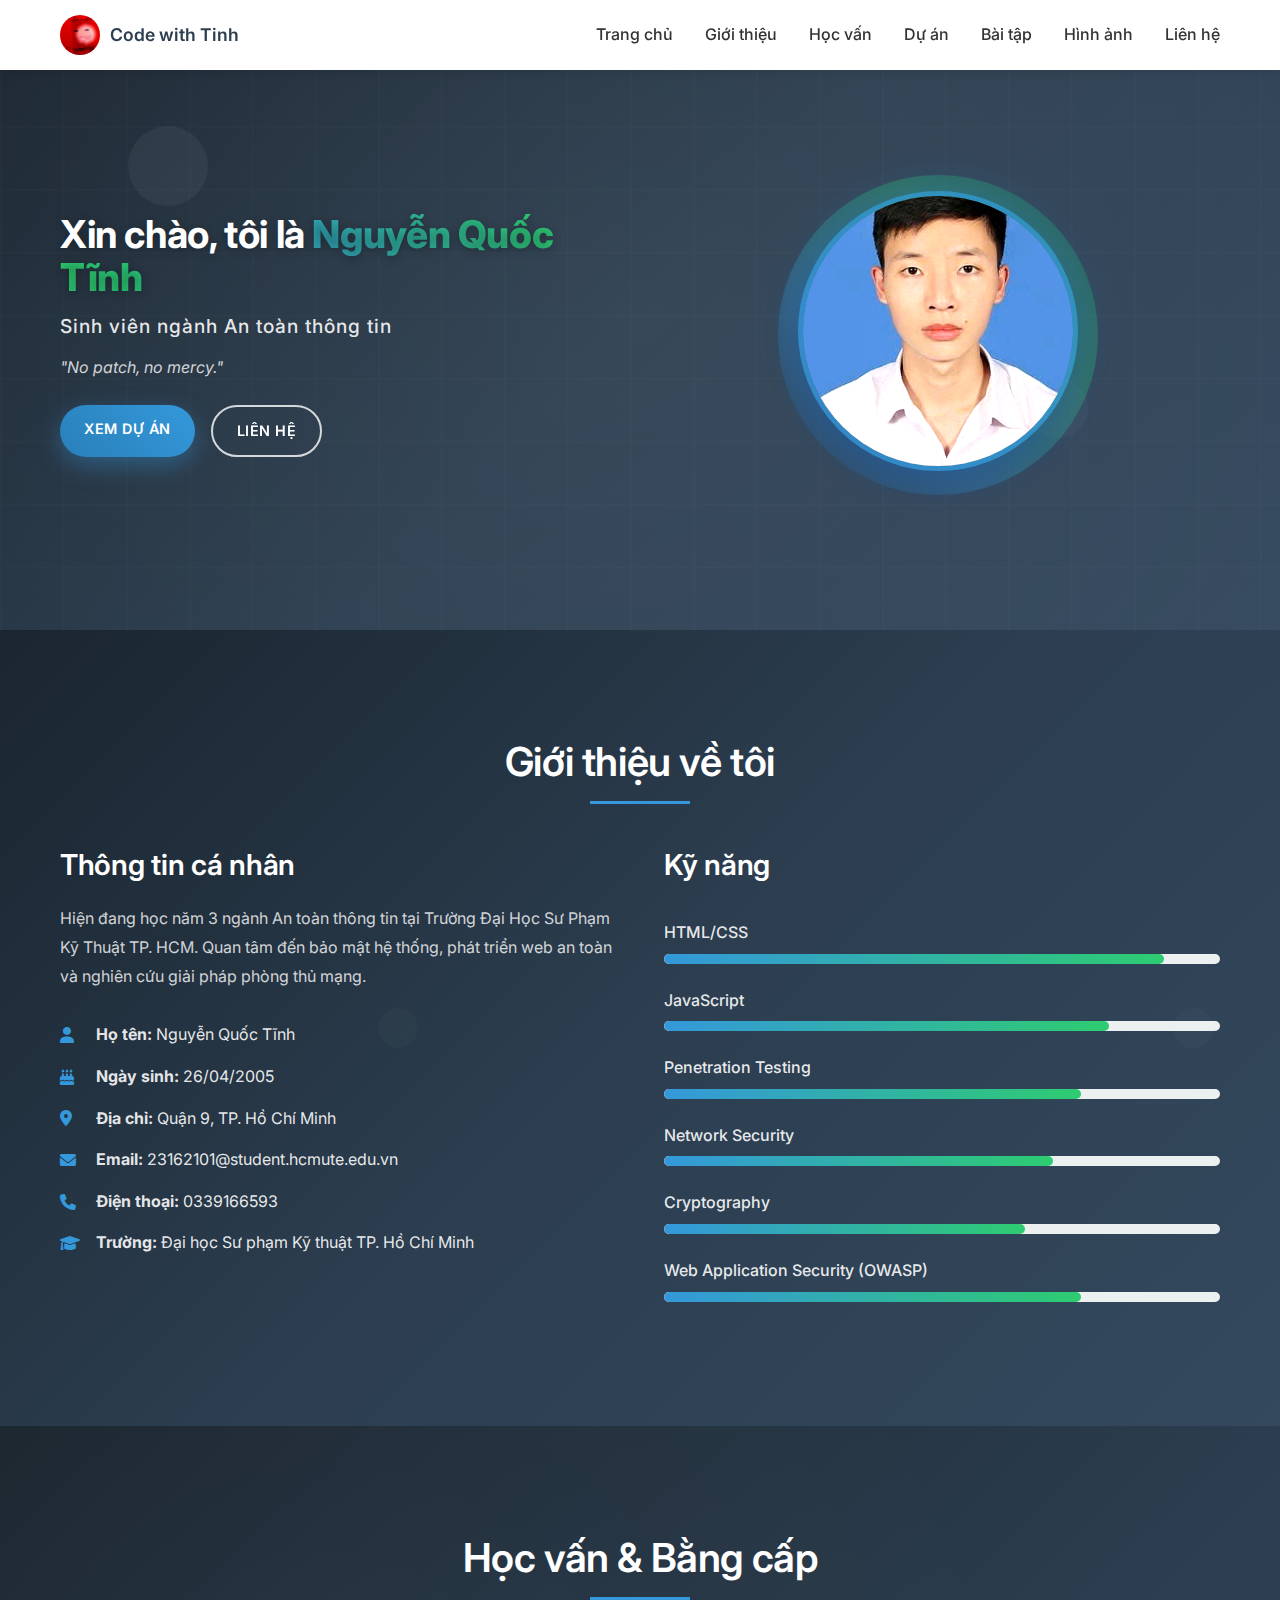
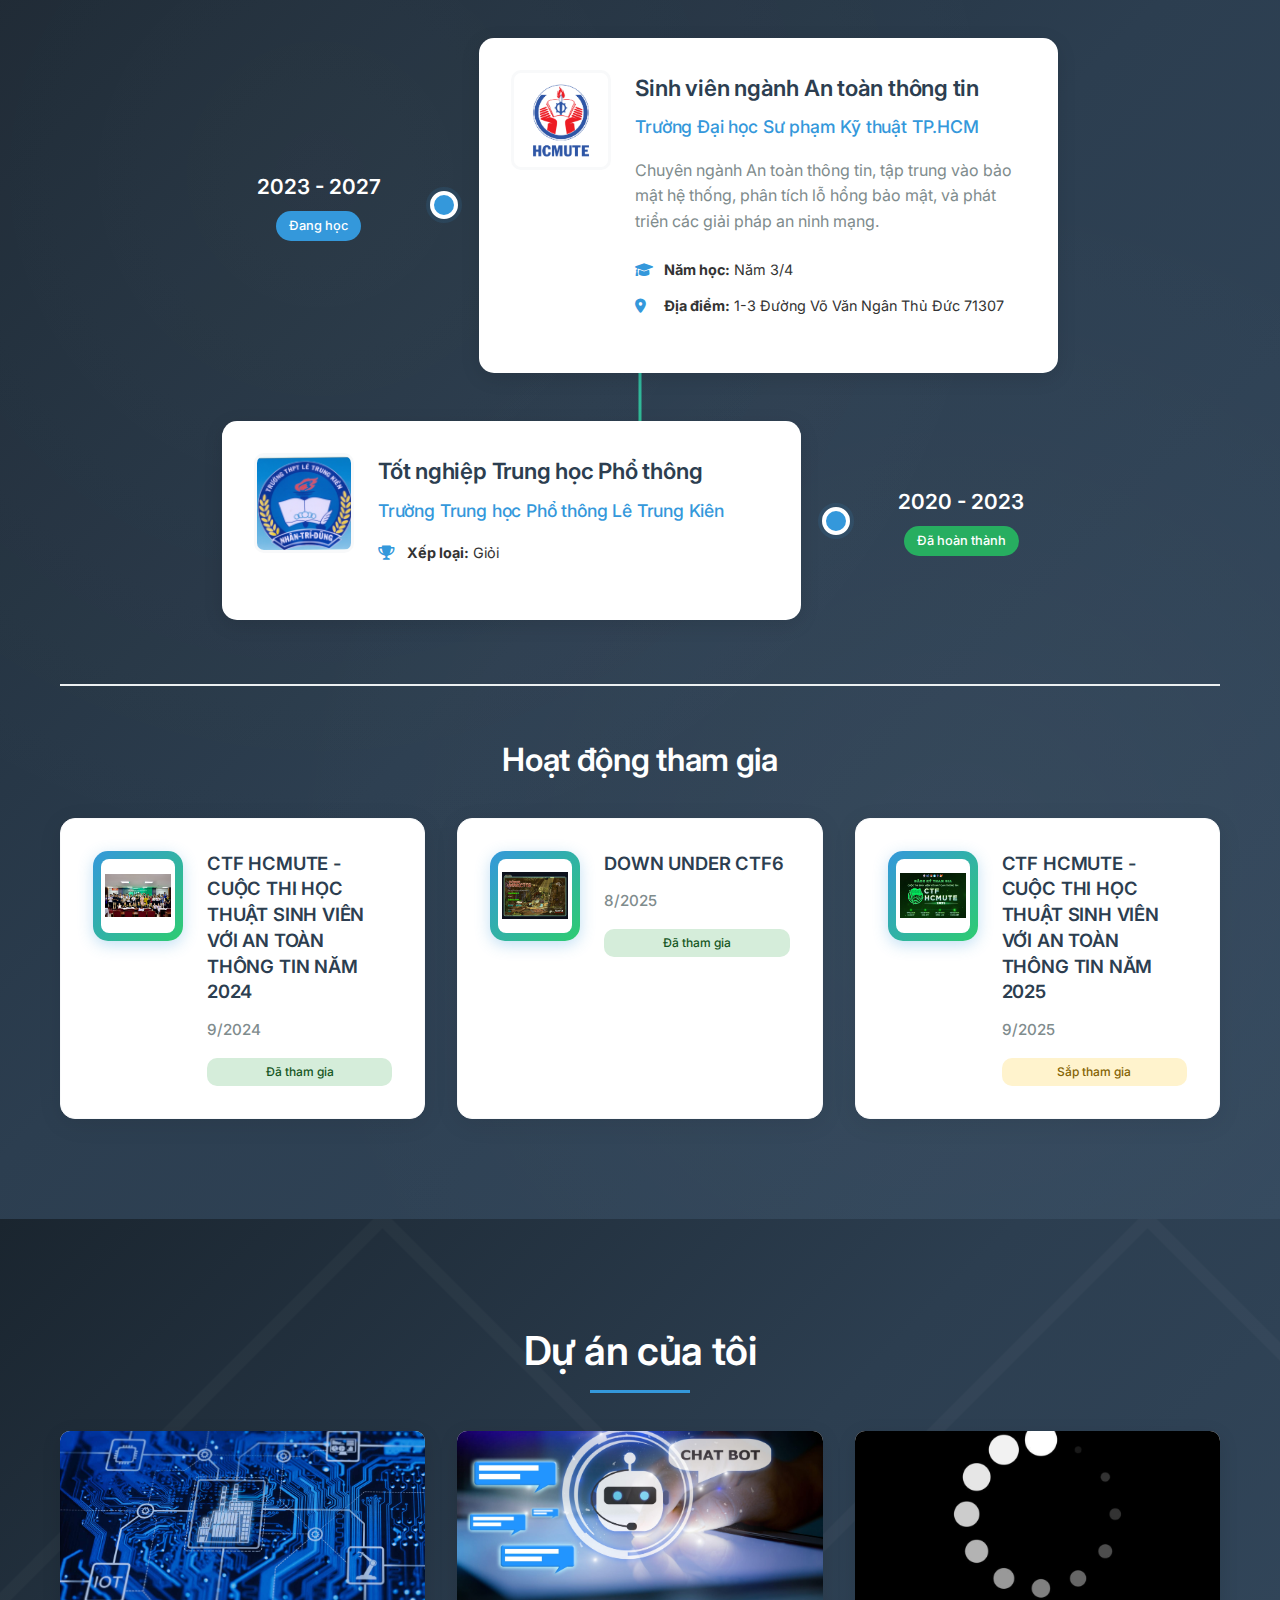
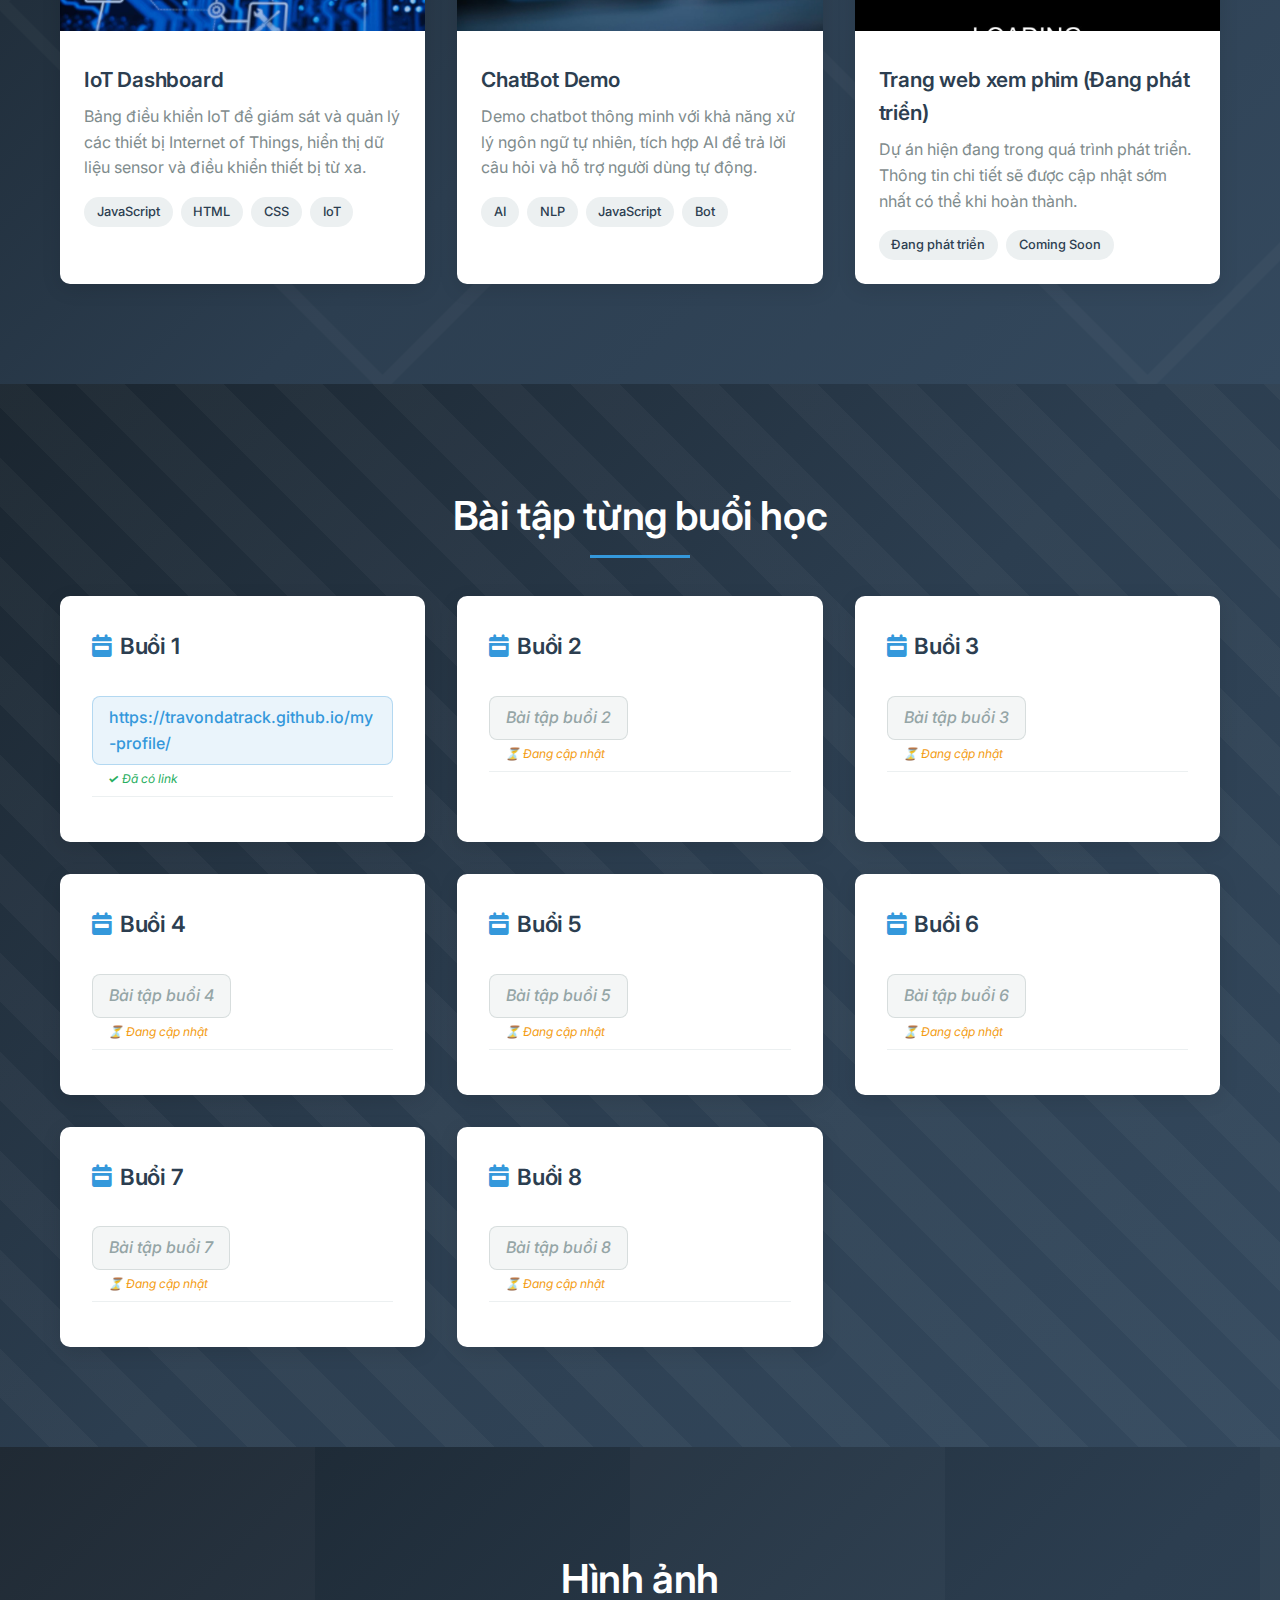
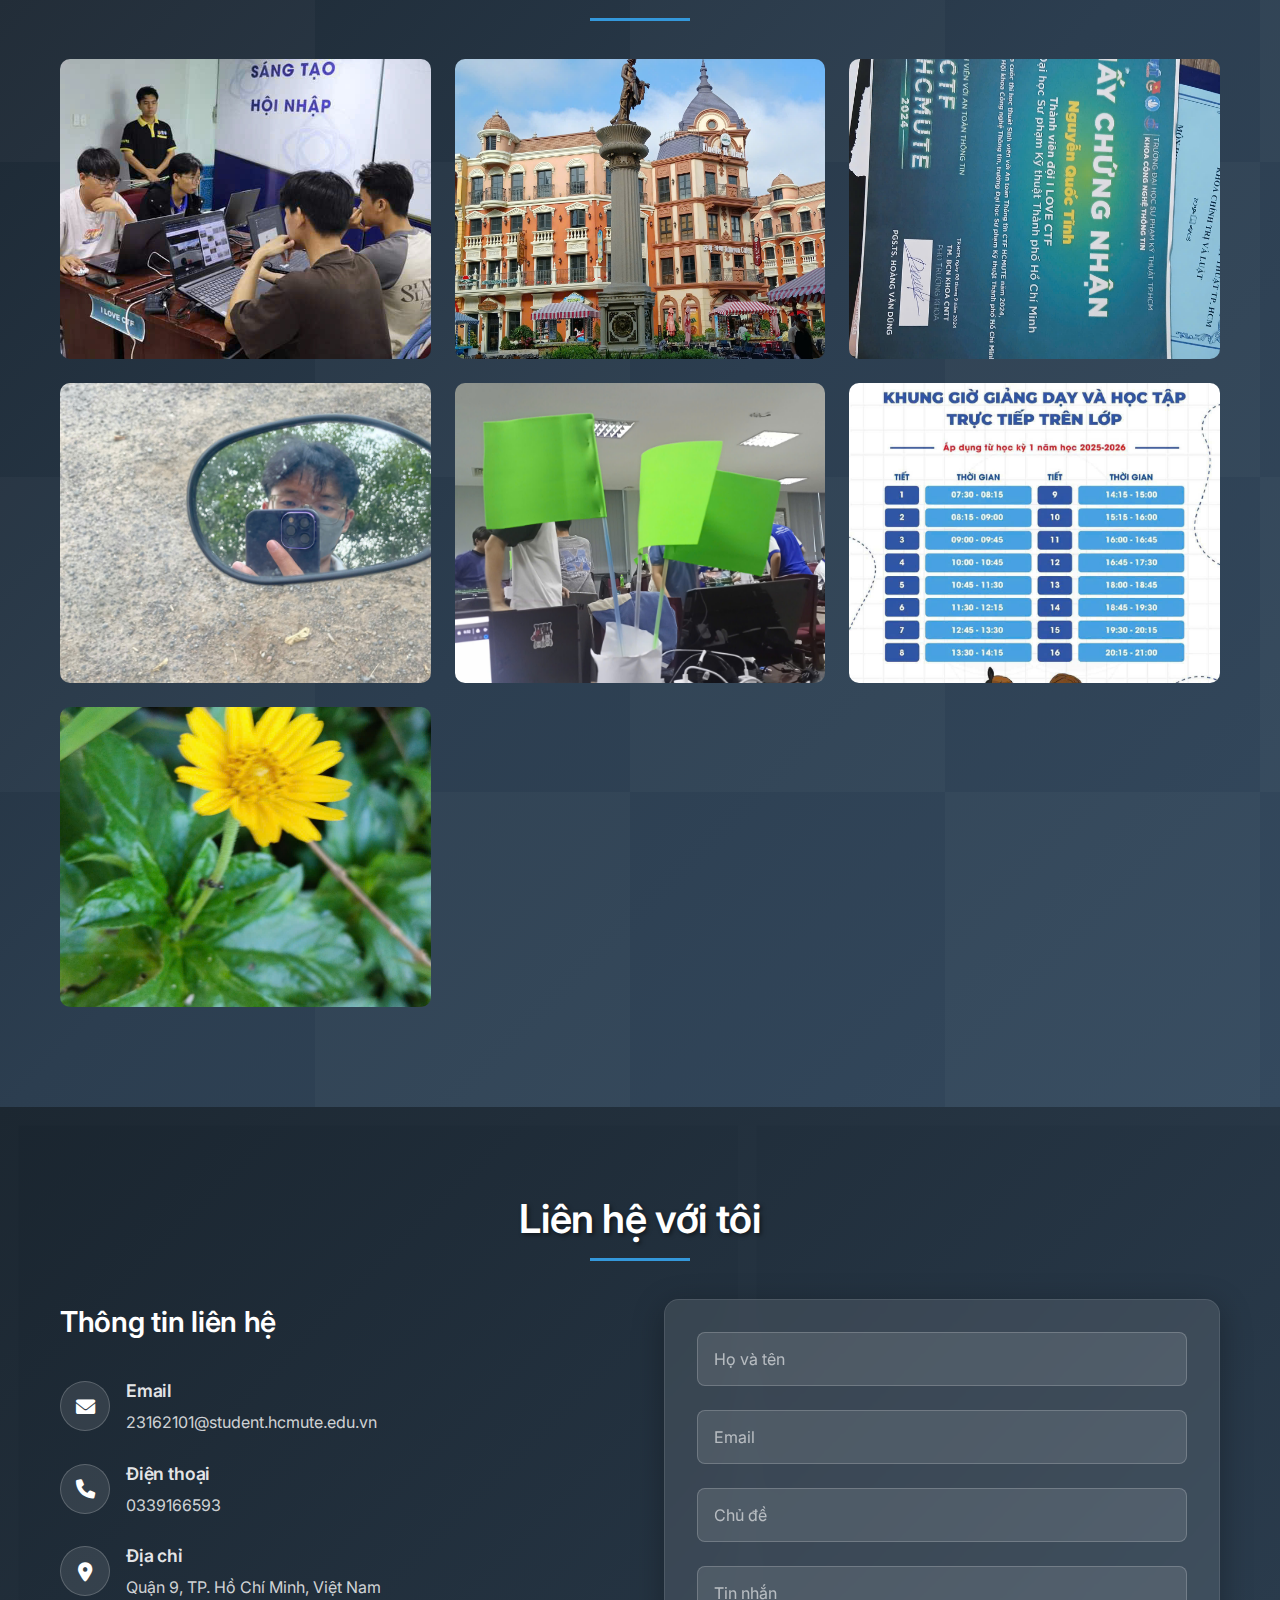
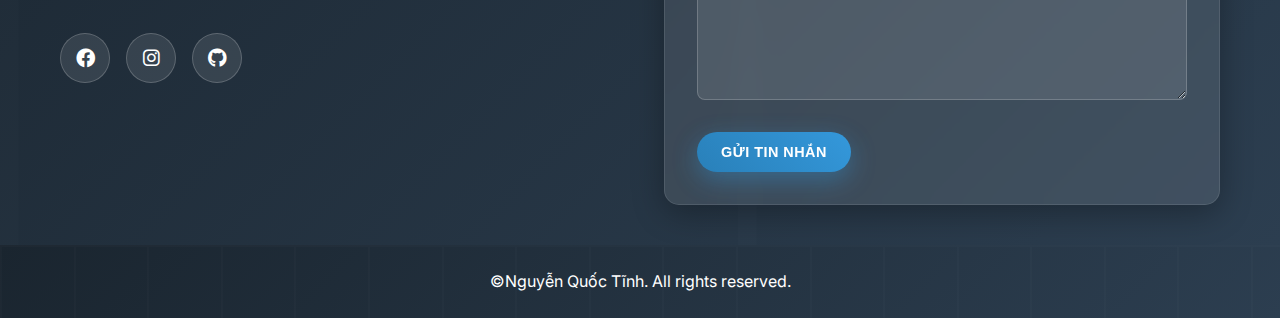
<file: LTWEB/index.html>
<!DOCTYPE html>
<html lang="vi">
  <head>
    <meta charset="UTF-8" />
    <meta name="viewport" content="width=device-width, initial-scale=1.0" />
    <title>My Portfolio</title>
    <link rel="stylesheet" href="styles.css" />
    <link
      href="https://cdnjs.cloudflare.com/ajax/libs/font-awesome/6.0.0/css/all.min.css"
      rel="stylesheet"
    />
    <link
      href="https://fonts.googleapis.com/css2?family=Inter:wght@300;400;500;600;700&family=Nunito:wght@300;400;500;600;700&family=Source+Sans+Pro:wght@300;400;600;700&display=swap"
      rel="stylesheet"
    />
  </head>
  <body>
    <!-- Navigation -->
    <nav class="navbar">
      <div class="nav-container">
        <div class="nav-logo">
          <img src="logo1.jpg" alt="Logo" class="logo-img" />
          <span>Code with Tinh</span>
        </div>
        <ul class="nav-menu">
          <li class="nav-item">
            <a href="#home" class="nav-link">Trang chủ</a>
          </li>
          <li class="nav-item">
            <a href="#about" class="nav-link">Giới thiệu</a>
          </li>
          <li class="nav-item">
            <a href="#education" class="nav-link">Học vấn</a>
          </li>
          <li class="nav-item">
            <a href="#projects" class="nav-link">Dự án</a>
          </li>
          <li class="nav-item">
            <a href="#assignments" class="nav-link">Bài tập</a>
          </li>
          <li class="nav-item">
            <a href="#gallery" class="nav-link">Hình ảnh</a>
          </li>
          <li class="nav-item">
            <a href="#contact" class="nav-link">Liên hệ</a>
          </li>
        </ul>
        <div class="hamburger">
          <span class="bar"></span>
          <span class="bar"></span>
          <span class="bar"></span>
        </div>
      </div>
    </nav>

    <!-- Hero Section -->
    <section id="home" class="hero">
      <div class="floating-elements"></div>
      <div class="hero-container">
        <div class="hero-content">
          <h1>
            Xin chào, tôi là <span class="highlight">Nguyễn Quốc Tĩnh</span>
          </h1>
          <p class="hero-subtitle">Sinh viên ngành An toàn thông tin</p>
          <p class="hero-description">"No patch, no mercy."</p>
          <div class="hero-buttons">
            <a href="#projects" class="btn btn-primary">Xem dự án</a>
            <a href="#contact" class="btn btn-secondary">Liên hệ</a>
          </div>
        </div>
        <div class="hero-image">
          <img
            src="images/picture.jpg"
            alt="Profile Picture"
            class="profile-img"
            loading="lazy"
          />
        </div>
      </div>
    </section>

    <!-- About Section -->
    <section id="about" class="about">
      <div class="container">
        <h2 class="section-title">Giới thiệu về tôi</h2>
        <div class="about-content">
          <div class="about-text">
            <h3>Thông tin cá nhân</h3>
            <p>
              Hiện đang học năm 3 ngành An toàn thông tin tại Trường Đại Học Sư
              Phạm Kỹ Thuật TP. HCM. Quan tâm đến bảo mật hệ thống, phát triển
              web an toàn và nghiên cứu giải pháp phòng thủ mạng.
            </p>
            <div class="personal-info">
              <div class="info-item">
                <i class="fas fa-user"></i>
                <span><strong>Họ tên:</strong> Nguyễn Quốc Tĩnh</span>
              </div>
              <div class="info-item">
                <i class="fas fa-birthday-cake"></i>
                <span><strong>Ngày sinh:</strong> 26/04/2005</span>
              </div>
              <div class="info-item">
                <i class="fas fa-map-marker-alt"></i>
                <span><strong>Địa chỉ:</strong> Quận 9, TP. Hồ Chí Minh</span>
              </div>
              <div class="info-item">
                <i class="fas fa-envelope"></i>
                <span
                  ><strong>Email:</strong> 23162101@student.hcmute.edu.vn</span
                >
              </div>
              <div class="info-item">
                <i class="fas fa-phone"></i>
                <span><strong>Điện thoại:</strong> 0339166593</span>
              </div>
              <div class="info-item">
                <i class="fas fa-graduation-cap"></i>
                <span
                  ><strong>Trường:</strong> Đại học Sư phạm Kỹ thuật TP. Hồ Chí
                  Minh</span
                >
              </div>
            </div>
          </div>
          <div class="skills">
            <h3>Kỹ năng</h3>
            <div class="skill-item">
              <span class="skill-name">HTML/CSS</span>
              <div class="skill-bar">
                <div class="skill-progress" style="width: 90%"></div>
              </div>
            </div>
            <div class="skill-item">
              <span class="skill-name">JavaScript</span>
              <div class="skill-bar">
                <div class="skill-progress" style="width: 80%"></div>
              </div>
            </div>
            <div class="skill-item">
              <span class="skill-name">Penetration Testing</span>
              <div class="skill-bar">
                <div class="skill-progress" style="width: 75%"></div>
              </div>
            </div>
            <div class="skill-item">
              <span class="skill-name">Network Security</span>
              <div class="skill-bar">
                <div class="skill-progress" style="width: 70%"></div>
              </div>
            </div>
            <div class="skill-item">
              <span class="skill-name">Cryptography</span>
              <div class="skill-bar">
                <div class="skill-progress" style="width: 65%"></div>
              </div>
            </div>
            <div class="skill-item">
              <span class="skill-name">Web Application Security (OWASP)</span>
              <div class="skill-bar">
                <div class="skill-progress" style="width: 75%"></div>
              </div>
            </div>
          </div>
        </div>
      </div>
    </section>

    <!-- Education Section -->
    <section id="education" class="education">
      <div class="container">
        <h2 class="section-title">Học vấn & Bằng cấp</h2>
        <div class="education-timeline">
          <!-- Current Education -->
          <div class="education-item">
            <div class="education-date">
              <span class="year">2023 - 2027</span>
              <span class="status">Đang học</span>
            </div>
            <div class="education-content">
              <div class="education-image">
                <img
                  src="/images/LogoHCMUTE.png"
                  alt="HCMUTE University Logo"
                />
              </div>
              <div class="education-info">
                <h3>Sinh viên ngành An toàn thông tin</h3>
                <h4>Trường Đại học Sư phạm Kỹ thuật TP.HCM</h4>
                <p class="education-description">
                  Chuyên ngành An toàn thông tin, tập trung vào bảo mật hệ
                  thống, phân tích lỗ hổng bảo mật, và phát triển các giải pháp
                  an ninh mạng.
                </p>
                <div class="education-details">
                  <div class="detail-item">
                    <i class="fas fa-graduation-cap"></i>
                    <span><strong>Năm học:</strong> Năm 3/4</span>
                  </div>
                  <div class="detail-item">
                    <i class="fas fa-map-marker-alt"></i>
                    <span
                      ><strong>Địa điểm:</strong> 1-3 Đường Võ Văn Ngân Thủ Đức
                      71307</span
                    >
                  </div>
                </div>
              </div>
            </div>
          </div>

          <!-- High School Education -->
          <div class="education-item">
            <div class="education-date">
              <span class="year">2020 - 2023</span>
              <span class="status completed">Đã hoàn thành</span>
            </div>
            <div class="education-content">
              <div class="education-image">
                <img src="/images/thpt.jpg" alt="High School Logo" />
              </div>
              <div class="education-info">
                <h3>Tốt nghiệp Trung học Phổ thông</h3>
                <h4>Trường Trung học Phổ thông Lê Trung Kiên</h4>
                <div class="education-details">
                  <div class="detail-item">
                    <i class="fas fa-trophy"></i>
                    <span><strong>Xếp loại:</strong> Giỏi</span>
                  </div>
                </div>
              </div>
            </div>
          </div>
        </div>

        <!-- Certifications Section -->
        <div class="certifications">
          <h3>Hoạt động tham gia</h3>
          <div class="certifications-grid">
            <div class="cert-item">
              <div class="cert-icon">
                <img
                  src="/images/ctf24.jpg"
                  alt="CTF HCMUTE 2024"
                  class="cert-img"
                />
              </div>
              <div class="cert-content">
                <h4>
                  CTF HCMUTE - CUỘC THI HỌC THUẬT SINH VIÊN VỚI AN TOÀN THÔNG
                  TIN NĂM 2024
                </h4>
                <p>9/2024</p>
                <span class="cert-status completed">Đã tham gia</span>
              </div>
            </div>

            <div class="cert-item">
              <div class="cert-icon">
                <img
                  src="/images/travondatrack-certificate.png"
                  alt="DOWN UNDER CTF6"
                  class="cert-img"
                />
              </div>
              <div class="cert-content">
                <h4>DOWN UNDER CTF6</h4>
                <p>8/2025</p>
                <span class="cert-status completed">Đã tham gia</span>
              </div>
            </div>

            <div class="cert-item">
              <div class="cert-icon">
                <img
                  src="/images/ctf25.jpg"
                  alt="CTF HCMUTE 2025"
                  class="cert-img"
                />
              </div>
              <div class="cert-content">
                <h4>
                  CTF HCMUTE - CUỘC THI HỌC THUẬT SINH VIÊN VỚI AN TOÀN THÔNG
                  TIN NĂM 2025
                </h4>
                <p>9/2025</p>
                <span class="cert-status preparing">Sắp tham gia</span>
              </div>
            </div>
          </div>
        </div>
      </div>
    </section>

    <!-- Projects Section -->
    <section id="projects" class="projects">
      <div class="container">
        <h2 class="section-title">Dự án của tôi</h2>
        <div class="projects-grid">
          <div class="project-card">
            <div class="project-image">
              <img src="images/iot.jpg" alt="IoT Dashboard" />
              <div class="project-overlay">
                <a
                  href="https://github.com/travondatrack/IoT-Dashboard"
                  target="_blank"
                  class="btn btn-primary"
                  >Xem chi tiết</a
                >
              </div>
            </div>
            <div class="project-content">
              <h3>IoT Dashboard</h3>
              <p>
                Bảng điều khiển IoT để giám sát và quản lý các thiết bị Internet
                of Things, hiển thị dữ liệu sensor và điều khiển thiết bị từ xa.
              </p>
              <div class="project-tech">
                <span class="tech-tag">JavaScript</span>
                <span class="tech-tag">HTML</span>
                <span class="tech-tag">CSS</span>
                <span class="tech-tag">IoT</span>
              </div>
            </div>
          </div>

          <div class="project-card">
            <div class="project-image">
              <img src="images/chatbot.jpg" alt="ChatBot Demo" />
              <div class="project-overlay">
                <a
                  href="https://github.com/travondatrack/ChatBotDemo"
                  target="_blank"
                  class="btn btn-primary"
                  >Xem chi tiết</a
                >
              </div>
            </div>
            <div class="project-content">
              <h3>ChatBot Demo</h3>
              <p>
                Demo chatbot thông minh với khả năng xử lý ngôn ngữ tự nhiên,
                tích hợp AI để trả lời câu hỏi và hỗ trợ người dùng tự động.
              </p>
              <div class="project-tech">
                <span class="tech-tag">AI</span>
                <span class="tech-tag">NLP</span>
                <span class="tech-tag">JavaScript</span>
                <span class="tech-tag">Bot</span>
              </div>
            </div>
          </div>

          <div class="project-card">
            <div class="project-image">
              <img src="images/loadin.jpg" alt="Dự án đang phát triển" />
              <div class="project-overlay">
                <a href="#" class="btn btn-primary">Đang phát triển</a>
              </div>
            </div>
            <div class="project-content">
              <h3>Trang web xem phim (Đang phát triển)</h3>
              <p>
                Dự án hiện đang trong quá trình phát triển. Thông tin chi tiết
                sẽ được cập nhật sớm nhất có thể khi hoàn thành.
              </p>
              <div class="project-tech">
                <span class="tech-tag">Đang phát triển</span>
                <span class="tech-tag">Coming Soon</span>
              </div>
            </div>
          </div>
        </div>
      </div>
    </section>

    <!-- Assignments Section -->
    <section id="assignments" class="assignments">
      <div class="container">
        <h2 class="section-title">Bài tập từng buổi học</h2>
        <div id="assignments-list" class="assignments-grid">
          <div class="assignment-category">
            <h3><i class="fas fa-calendar-week"></i> Buổi 1</h3>
            <ul class="assignment-list">
              <li>
                <a
                  href="https://travondatrack.github.io/my-profile/"
                  target="_blank"
                  class="assignment-link"
                  >https://travondatrack.github.io/my-profile/</a
                >
                <span class="assignment-status completed">Đã có link</span>
              </li>
            </ul>
          </div>

          <div class="assignment-category">
            <h3><i class="fas fa-calendar-week"></i> Buổi 2</h3>
            <ul class="assignment-list">
              <li>
                <span class="assignment-placeholder">Bài tập buổi 2</span>
                <span class="assignment-status updating">Đang cập nhật</span>
              </li>
            </ul>
          </div>

          <div class="assignment-category">
            <h3><i class="fas fa-calendar-week"></i> Buổi 3</h3>
            <ul class="assignment-list">
              <li>
                <span class="assignment-placeholder">Bài tập buổi 3</span>
                <span class="assignment-status updating">Đang cập nhật</span>
              </li>
            </ul>
          </div>

          <div class="assignment-category">
            <h3><i class="fas fa-calendar-week"></i> Buổi 4</h3>
            <ul class="assignment-list">
              <li>
                <span class="assignment-placeholder">Bài tập buổi 4</span>
                <span class="assignment-status updating">Đang cập nhật</span>
              </li>
            </ul>
          </div>

          <div class="assignment-category">
            <h3><i class="fas fa-calendar-week"></i> Buổi 5</h3>
            <ul class="assignment-list">
              <li>
                <span class="assignment-placeholder">Bài tập buổi 5</span>
                <span class="assignment-status updating">Đang cập nhật</span>
              </li>
            </ul>
          </div>

          <div class="assignment-category">
            <h3><i class="fas fa-calendar-week"></i> Buổi 6</h3>
            <ul class="assignment-list">
              <li>
                <span class="assignment-placeholder">Bài tập buổi 6</span>
                <span class="assignment-status updating">Đang cập nhật</span>
              </li>
            </ul>
          </div>

          <div class="assignment-category">
            <h3><i class="fas fa-calendar-week"></i> Buổi 7</h3>
            <ul class="assignment-list">
              <li>
                <span class="assignment-placeholder">Bài tập buổi 7</span>
                <span class="assignment-status updating">Đang cập nhật</span>
              </li>
            </ul>
          </div>

          <div class="assignment-category">
            <h3><i class="fas fa-calendar-week"></i> Buổi 8</h3>
            <ul class="assignment-list">
              <li>
                <span class="assignment-placeholder">Bài tập buổi 8</span>
                <span class="assignment-status updating">Đang cập nhật</span>
              </li>
            </ul>
          </div>
        </div>
      </div>
    </section>

    <!-- Gallery Section -->
    <section id="gallery" class="gallery">
      <div class="container">
        <h2 class="section-title">Hình ảnh</h2>
        <div class="gallery-grid">
          <div class="gallery-item">
            <img src="images/my1.jpg" alt="Hình ảnh cá nhân 1" />
            <div class="gallery-overlay">
              <h4>Workspace của tôi</h4>
            </div>
          </div>
          <div class="gallery-item">
            <img src="images/my2.jpg" alt="Hình ảnh cá nhân 2" />
            <div class="gallery-overlay">
              <h4>Tại trường đại học</h4>
            </div>
          </div>
          <div class="gallery-item">
            <img src="images/ctf.jpg" alt="CTF Competition" />
            <div class="gallery-overlay">
              <h4>Cuộc thi CTF bảo mật</h4>
            </div>
          </div>
          <div class="gallery-item">
            <img src="images/my3.jpg" alt="Hình ảnh cá nhân 3" />
            <div class="gallery-overlay">
              <h4>Buổi seminar công nghệ</h4>
            </div>
          </div>
          <div class="gallery-item">
            <img src="images/my4.jpg" alt="Hình ảnh cá nhân 4" />
            <div class="gallery-overlay">
              <h4>Dự án nhóm</h4>
            </div>
          </div>
          <div class="gallery-item">
            <img src="images/my5.jpg" alt="Hình ảnh cá nhân 5" />
            <div class="gallery-overlay">
              <h4>Hoạt động học tập</h4>
            </div>
          </div>
          <div class="gallery-item">
            <img
              src="images/z6929524462980_2af8cb480e2081512eefaaafe051e7b8.jpg"
              alt="Kỷ niệm đặc biệt"
            />
            <div class="gallery-overlay">
              <h4>Kỷ niệm đáng nhớ</h4>
            </div>
          </div>
        </div>
      </div>
    </section>

    <!-- Contact Section -->
    <section id="contact" class="contact">
      <div class="container">
        <h2 class="section-title">Liên hệ với tôi</h2>
        <div class="contact-content">
          <div class="contact-info">
            <h3>Thông tin liên hệ</h3>
            <div class="contact-item">
              <i class="fas fa-envelope"></i>
              <div>
                <h4>Email</h4>
                <p>23162101@student.hcmute.edu.vn</p>
              </div>
            </div>
            <div class="contact-item">
              <i class="fas fa-phone"></i>
              <div>
                <h4>Điện thoại</h4>
                <p>0339166593</p>
              </div>
            </div>
            <div class="contact-item">
              <i class="fas fa-map-marker-alt"></i>
              <div>
                <h4>Địa chỉ</h4>
                <p>Quận 9, TP. Hồ Chí Minh, Việt Nam</p>
              </div>
            </div>
            <div class="social-links">
              <a
                href="https://web.facebook.com/tinhuser/"
                class="social-link"
                target="_blank"
                ><i class="fab fa-facebook"></i
              ></a>
              <a
                href="https://www.instagram.com/ravsync/"
                class="social-link"
                target="_blank"
                ><i class="fab fa-instagram"></i
              ></a>
              <a
                href="https://github.com/travondatrack"
                class="social-link"
                target="_blank"
                ><i class="fab fa-github"></i
              ></a>
            </div>
          </div>
          <div class="contact-form">
            <form>
              <div class="form-group">
                <input
                  type="text"
                  id="name"
                  name="name"
                  placeholder="Họ và tên"
                  required
                />
              </div>
              <div class="form-group">
                <input
                  type="email"
                  id="email"
                  name="email"
                  placeholder="Email"
                  required
                />
              </div>
              <div class="form-group">
                <input
                  type="text"
                  id="subject"
                  name="subject"
                  placeholder="Chủ đề"
                  required
                />
              </div>
              <div class="form-group">
                <textarea
                  id="message"
                  name="message"
                  placeholder="Tin nhắn"
                  rows="5"
                  required
                ></textarea>
              </div>
              <button type="submit" class="btn btn-primary">
                Gửi tin nhắn
              </button>
            </form>
          </div>
        </div>
      </div>
    </section>

    <!-- Footer -->
    <footer class="footer">
      <div class="container">
        <p>&copy;Nguyễn Quốc Tĩnh. All rights reserved.</p>
      </div>
    </footer>

    <script src="script.js"></script>
  </body>
</html>
</file>
<file: styles.css>
* {
  margin: 0;
  padding: 0;
  box-sizing: border-box;
}

body {
  font-family: "Inter", "Nunito", "Source Sans Pro", "Segoe UI", Tahoma,
    "Arial Unicode MS", Arial, sans-serif;
  line-height: 1.6;
  color: #333;
  -webkit-font-smoothing: antialiased;
  -moz-osx-font-smoothing: grayscale;
  text-rendering: optimizeLegibility;
}

.container {
  max-width: 1200px;
  margin: 0 auto;
  padding: 0 20px;
}

/* Navigation */
.navbar {
  position: fixed;
  top: 0;
  width: 100%;
  background: white;
  z-index: 1000;
  box-shadow: 0 2px 10px rgba(0, 0, 0, 0.1);
}

.nav-container {
  max-width: 1200px;
  margin: 0 auto;
  padding: 0 20px;
  display: flex;
  justify-content: space-between;
  align-items: center;
  height: 70px;
}

.nav-logo {
  display: flex;
  align-items: center;
  font-size: 1.1rem;
  font-weight: 600;
  color: #2c3e50;
}

.logo-img {
  width: 40px;
  height: 40px;
  margin-right: 10px;
  border-radius: 50%;
}

.nav-menu {
  display: flex;
  list-style: none;
  gap: 2rem;
}

.nav-link {
  text-decoration: none;
  color: #333;
  font-weight: 500;
}

.nav-link:hover {
  color: #3498db;
}

/* Hamburger Menu - Hidden by default */
.hamburger {
  display: none;
  flex-direction: column;
  cursor: pointer;
}

.bar {
  width: 25px;
  height: 3px;
  background-color: #333;
  margin: 3px 0;
}

/* Hero Section */
.hero {
  min-height: 100vh;
  display: flex;
  align-items: center;
  background: linear-gradient(
    135deg,
    #0a0f1c 0%,
    #1a2332 25%,
    #2c3e50 50%,
    #34495e 75%,
    #1e3a5f 100%
  );
  background-size: 400% 400%;
  animation: dynamicGradient 12s ease infinite;
  color: white;
  padding: 70px 0 30px 0;
  position: relative;
  overflow: hidden;
}

@keyframes dynamicGradient {
  0% {
    background-position: 0% 50%;
  }
  25% {
    background-position: 100% 50%;
  }
  50% {
    background-position: 50% 100%;
  }
  75% {
    background-position: 0% 100%;
  }
  100% {
    background-position: 0% 50%;
  }
}

/* Animated Background Layer */
.animated-background {
  position: absolute;
  top: 0;
  left: 0;
  width: 100%;
  height: 100%;
  overflow: hidden;
  z-index: 1;
}

/* Floating Shapes */
.floating-shapes {
  position: absolute;
  top: 0;
  left: 0;
  width: 100%;
  height: 100%;
}

.shape {
  position: absolute;
  border-radius: 50%;
  background: linear-gradient(
    45deg,
    rgba(52, 152, 219, 0.1),
    rgba(46, 204, 113, 0.1)
  );
  animation: floatShape 8s ease-in-out infinite;
}

.shape-1 {
  width: 80px;
  height: 80px;
  top: 10%;
  left: 10%;
  animation-delay: 0s;
  animation-duration: 8s;
}

.shape-2 {
  width: 120px;
  height: 120px;
  top: 20%;
  right: 10%;
  animation-delay: 1s;
  animation-duration: 10s;
}

.shape-3 {
  width: 60px;
  height: 60px;
  top: 60%;
  left: 15%;
  animation-delay: 2s;
  animation-duration: 7s;
}

.shape-4 {
  width: 100px;
  height: 100px;
  bottom: 20%;
  right: 20%;
  animation-delay: 3s;
  animation-duration: 9s;
}

.shape-5 {
  width: 40px;
  height: 40px;
  top: 80%;
  left: 60%;
  animation-delay: 4s;
  animation-duration: 6s;
}

.shape-6 {
  width: 90px;
  height: 90px;
  top: 40%;
  left: 70%;
  animation-delay: 5s;
  animation-duration: 11s;
}

@keyframes floatShape {
  0%,
  100% {
    transform: translateY(0px) rotate(0deg);
    opacity: 0.3;
  }
  25% {
    transform: translateY(-20px) rotate(90deg);
    opacity: 0.6;
  }
  50% {
    transform: translateY(-40px) rotate(180deg);
    opacity: 0.4;
  }
  75% {
    transform: translateY(-20px) rotate(270deg);
    opacity: 0.7;
  }
}

/* Particles System */
.particles {
  position: absolute;
  top: 0;
  left: 0;
  width: 100%;
  height: 100%;
}

.particle {
  position: absolute;
  width: 4px;
  height: 4px;
  background: linear-gradient(45deg, #3498db, #2ecc71);
  border-radius: 50%;
  animation: particleFloat 15s linear infinite;
}

.particle:nth-child(1) {
  left: 10%;
  animation-delay: 0s;
  animation-duration: 12s;
}

.particle:nth-child(2) {
  left: 20%;
  animation-delay: 1s;
  animation-duration: 14s;
}

.particle:nth-child(3) {
  left: 30%;
  animation-delay: 2s;
  animation-duration: 16s;
}

.particle:nth-child(4) {
  left: 40%;
  animation-delay: 3s;
  animation-duration: 13s;
}

.particle:nth-child(5) {
  left: 50%;
  animation-delay: 4s;
  animation-duration: 15s;
}

.particle:nth-child(6) {
  left: 60%;
  animation-delay: 5s;
  animation-duration: 11s;
}

.particle:nth-child(7) {
  left: 70%;
  animation-delay: 6s;
  animation-duration: 17s;
}

.particle:nth-child(8) {
  left: 80%;
  animation-delay: 7s;
  animation-duration: 12s;
}

.particle:nth-child(9) {
  left: 90%;
  animation-delay: 8s;
  animation-duration: 14s;
}

.particle:nth-child(10) {
  left: 95%;
  animation-delay: 9s;
  animation-duration: 16s;
}

@keyframes particleFloat {
  0% {
    top: 100%;
    opacity: 0;
    transform: translateX(0px) scale(0);
  }
  10% {
    opacity: 1;
    transform: translateX(10px) scale(1);
  }
  90% {
    opacity: 1;
    transform: translateX(-10px) scale(1);
  }
  100% {
    top: -10%;
    opacity: 0;
    transform: translateX(0px) scale(0);
  }
}

@keyframes gradientShift {
  0% {
    background-position: 0% 50%;
  }
  50% {
    background-position: 100% 50%;
  }
  100% {
    background-position: 0% 50%;
  }
}

.hero::before {
  content: "";
  position: absolute;
  top: 0;
  left: 0;
  right: 0;
  bottom: 0;
  background: radial-gradient(
      circle at 25% 25%,
      rgba(52, 152, 219, 0.1) 0%,
      transparent 50%
    ),
    radial-gradient(
      circle at 75% 75%,
      rgba(46, 204, 113, 0.1) 0%,
      transparent 50%
    ),
    radial-gradient(
      circle at 50% 50%,
      rgba(155, 89, 182, 0.1) 0%,
      transparent 50%
    ),
    url('data:image/svg+xml;utf8,<svg viewBox="0 0 100 100" xmlns="http://www.w3.org/2000/svg"><defs><pattern id="grid" width="10" height="10" patternUnits="userSpaceOnUse"><path d="M 10 0 L 0 0 0 10" fill="none" stroke="rgba(255,255,255,0.02)" stroke-width="0.5"/></pattern></defs><rect width="100" height="100" fill="url(%23grid)"/></svg>');
  opacity: 0.8;
  z-index: 1;
  animation: backgroundPulse 6s ease-in-out infinite;
}

@keyframes backgroundPulse {
  0%,
  100% {
    opacity: 0.8;
  }
  50% {
    opacity: 1;
  }
}

.hero::after {
  content: "";
  position: absolute;
  top: -50%;
  left: -50%;
  width: 200%;
  height: 200%;
  background: radial-gradient(
      circle,
      rgba(255, 255, 255, 0.03) 0%,
      transparent 70%
    ),
    conic-gradient(
      from 0deg at 50% 50%,
      transparent 0deg,
      rgba(52, 152, 219, 0.05) 90deg,
      transparent 180deg,
      rgba(46, 204, 113, 0.05) 270deg,
      transparent 360deg
    );
  animation: superFloat 8s ease-in-out infinite;
  z-index: 1;
}

@keyframes superFloat {
  0%,
  100% {
    transform: translate(0px, 0px) rotate(0deg);
  }
  25% {
    transform: translate(30px, -30px) rotate(90deg);
  }
  50% {
    transform: translate(-20px, 20px) rotate(180deg);
  }
  75% {
    transform: translate(20px, -10px) rotate(270deg);
  }
}

/* Floating Elements */
.hero .floating-elements {
  position: absolute;
  top: 0;
  left: 0;
  width: 100%;
  height: 100%;
  overflow: hidden;
  z-index: 1;
}

.floating-elements::before {
  content: "";
  position: absolute;
  top: 20%;
  left: 10%;
  width: 80px;
  height: 80px;
  background: rgba(255, 255, 255, 0.05);
  border-radius: 50%;
  animation: float1 6s ease-in-out infinite;
}

.floating-elements::after {
  content: "";
  position: absolute;
  top: 60%;
  right: 15%;
  width: 60px;
  height: 60px;
  background: rgba(255, 255, 255, 0.03);
  border-radius: 50%;
  animation: float2 8s ease-in-out infinite reverse;
}

@keyframes float1 {
  0%,
  100% {
    transform: translateY(0px) rotate(0deg);
  }
  50% {
    transform: translateY(-20px) rotate(180deg);
  }
}

@keyframes float2 {
  0%,
  100% {
    transform: translateY(0px) translateX(0px);
  }
  25% {
    transform: translateY(-15px) translateX(10px);
  }
  50% {
    transform: translateY(-10px) translateX(-10px);
  }
  75% {
    transform: translateY(-20px) translateX(5px);
  }
}

.hero-container {
  max-width: 1200px;
  margin: 0 auto;
  padding: 0 20px;
  display: grid;
  grid-template-columns: 1fr 1fr;
  gap: 2rem;
  align-items: center;
  position: relative;
  z-index: 2;
}

.hero-content {
  animation: slideInLeft 1s ease-out;
}

@keyframes slideInLeft {
  0% {
    opacity: 0;
    transform: translateX(-50px);
  }
  100% {
    opacity: 1;
    transform: translateX(0);
  }
}

.hero-content h1 {
  font-size: 2.4rem;
  margin-bottom: 0.8rem;
  line-height: 1.1;
  font-weight: 700;
  text-shadow: 0 2px 10px rgba(0, 0, 0, 0.3);
  animation: textGlow 2s ease-in-out infinite alternate;
}

@keyframes textGlow {
  0% {
    text-shadow: 0 2px 10px rgba(0, 0, 0, 0.3),
      0 0 20px rgba(255, 255, 255, 0.1);
  }
  100% {
    text-shadow: 0 2px 10px rgba(0, 0, 0, 0.3),
      0 0 30px rgba(255, 255, 255, 0.2);
  }
}

.highlight {
  background: linear-gradient(45deg, #3498db, #2ecc71, #1abc9c, #16a085);
  background-size: 300% 300%;
  -webkit-background-clip: text;
  background-clip: text;
  -webkit-text-fill-color: transparent;
  animation: oceanText 3s ease-in-out infinite;
  font-weight: 800;
  position: relative;
}

@keyframes oceanText {
  0%,
  100% {
    background-position: 0% 50%;
  }
  50% {
    background-position: 100% 50%;
  }
}

.hero-subtitle {
  font-size: 1.2rem;
  margin-bottom: 0.8rem;
  color: rgba(255, 255, 255, 0.9);
  font-weight: 500;
  letter-spacing: 1px;
  animation: fadeInUp 1s ease-out 0.3s both;
}

@keyframes fadeInUp {
  0% {
    opacity: 0;
    transform: translateY(30px);
  }
  100% {
    opacity: 1;
    transform: translateY(0);
  }
}

.hero-description {
  font-size: 1rem;
  margin-bottom: 1.5rem;
  color: rgba(255, 255, 255, 0.8);
  line-height: 1.7;
  font-style: italic;
  animation: fadeInUp 1s ease-out 0.6s both;
}

.hero-buttons {
  display: flex;
  gap: 1rem;
  animation: fadeInUp 1s ease-out 0.9s both;
}

.btn {
  padding: 12px 24px;
  border: none;
  border-radius: 50px;
  text-decoration: none;
  font-weight: 600;
  cursor: pointer;
  display: inline-block;
  font-size: 0.9rem;
  letter-spacing: 0.5px;
  transition: all 0.3s ease;
  position: relative;
  overflow: hidden;
  text-transform: uppercase;
}

.btn::before {
  content: "";
  position: absolute;
  top: 0;
  left: -100%;
  width: 100%;
  height: 100%;
  background: linear-gradient(
    90deg,
    transparent,
    rgba(255, 255, 255, 0.2),
    transparent
  );
  transition: left 0.5s ease;
}

.btn:hover::before {
  left: 100%;
}

.btn-primary {
  background: linear-gradient(45deg, #2980b9, #3498db);
  color: white;
  box-shadow: 0 8px 25px rgba(52, 152, 219, 0.4);
  transform: translateY(0);
}

.btn-primary:hover {
  background: linear-gradient(45deg, #1e6091, #2980b9);
  box-shadow: 0 12px 35px rgba(52, 152, 219, 0.6);
  transform: translateY(-3px);
}

.btn-secondary {
  background: transparent;
  color: white;
  border: 2px solid rgba(255, 255, 255, 0.8);
  backdrop-filter: blur(10px);
  transform: translateY(0);
}

.btn-secondary:hover {
  background: rgba(52, 152, 219, 0.2);
  border-color: #3498db;
  box-shadow: 0 8px 25px rgba(52, 152, 219, 0.3);
  transform: translateY(-3px);
}

.hero-image {
  text-align: center;
  animation: slideInRight 1s ease-out;
  position: relative;
}

@keyframes slideInRight {
  0% {
    opacity: 0;
    transform: translateX(50px);
  }
  100% {
    opacity: 1;
    transform: translateX(0);
  }
}

.hero-image::before {
  content: "";
  position: absolute;
  top: 50%;
  left: 50%;
  width: 320px;
  height: 320px;
  transform: translate(-50%, -50%);
  background: linear-gradient(
    45deg,
    rgba(30, 60, 114, 0.3),
    rgba(52, 152, 219, 0.3),
    rgba(46, 204, 113, 0.3),
    rgba(22, 160, 133, 0.3)
  );
  border-radius: 50%;
  animation: pulse 3s ease-in-out infinite;
  z-index: 1;
}

@keyframes pulse {
  0%,
  100% {
    transform: translate(-50%, -50%) scale(1);
    opacity: 0.7;
  }
  50% {
    transform: translate(-50%, -50%) scale(1.1);
    opacity: 0.4;
  }
}

.profile-img {
  width: 280px;
  height: 280px;
  border-radius: 50%;
  object-fit: cover;
  border: 5px solid rgba(52, 152, 219, 0.6);
  box-shadow: 0 12px 30px rgba(30, 60, 114, 0.4),
    0 0 40px rgba(52, 152, 219, 0.3), inset 0 0 15px rgba(255, 255, 255, 0.1);
  position: relative;
  z-index: 2;
  transition: all 0.3s ease;
  filter: brightness(1.1) contrast(1.1);
}

.profile-img:hover {
  transform: scale(1.05);
  box-shadow: 0 20px 50px rgba(30, 60, 114, 0.6),
    0 0 70px rgba(52, 152, 219, 0.4), inset 0 0 30px rgba(255, 255, 255, 0.15);
}

/* Section Styling */
.section-title {
  text-align: center;
  font-size: 2.5rem;
  margin-bottom: 3rem;
  color: #2c3e50;
  position: relative;
}

.section-title::after {
  content: "";
  position: absolute;
  width: 100px;
  height: 3px;
  background-color: #3498db;
  bottom: -10px;
  left: 50%;
  transform: translateX(-50%);
}

/* About Section */
.about {
  padding: 100px 0;
  background: linear-gradient(
    135deg,
    #0f1419 0%,
    #1a252f 25%,
    #2c3e50 50%,
    #34495e 75%,
    #1e3a5f 100%
  );
  background-size: 400% 400%;
  animation: sectionGradient 15s ease infinite;
  position: relative;
  overflow: hidden;
}

@keyframes sectionGradient {
  0% {
    background-position: 0% 50%;
  }
  50% {
    background-position: 100% 50%;
  }
  100% {
    background-position: 0% 50%;
  }
}

.about::before {
  content: "";
  position: absolute;
  top: 0;
  left: 0;
  right: 0;
  bottom: 0;
  background: radial-gradient(
      circle at 20% 80%,
      rgba(52, 152, 219, 0.1) 0%,
      transparent 50%
    ),
    radial-gradient(
      circle at 80% 20%,
      rgba(46, 204, 113, 0.1) 0%,
      transparent 50%
    ),
    url('data:image/svg+xml;utf8,<svg viewBox="0 0 40 40" xmlns="http://www.w3.org/2000/svg"><defs><pattern id="aboutGrid" width="40" height="40" patternUnits="userSpaceOnUse"><circle cx="20" cy="20" r="1" fill="rgba(255,255,255,0.03)"/></pattern></defs><rect width="100" height="100" fill="url(%23aboutGrid)"/></svg>');
  opacity: 0.8;
  z-index: 1;
  animation: aboutPulse 8s ease-in-out infinite;
}

@keyframes aboutPulse {
  0%,
  100% {
    opacity: 0.8;
  }
  50% {
    opacity: 1;
  }
}

.about .container {
  position: relative;
  z-index: 2;
}

.about .section-title {
  color: white;
}

.about-text h3 {
  color: white;
}

.about-text p {
  color: rgba(255, 255, 255, 0.8);
}

.info-item {
  color: rgba(255, 255, 255, 0.9);
}

.skills h3 {
  color: white;
}

.skill-name {
  color: rgba(255, 255, 255, 0.9);
}

@keyframes unifiedGradient {
  0%,
  100% {
    background-position: 0% 50%;
  }
  33% {
    background-position: 50% 25%;
  }
  66% {
    background-position: 100% 75%;
  }
}

.about-content {
  display: grid;
  grid-template-columns: 1fr 1fr;
  gap: 3rem;
  align-items: start;
}

.about-text h3 {
  font-size: 1.8rem;
  margin-bottom: 1rem;
  color: white;
}

.about-text p {
  margin-bottom: 2rem;
  line-height: 1.8;
  color: rgba(255, 255, 255, 0.8);
}

.personal-info {
  display: flex;
  flex-direction: column;
  gap: 1rem;
}

.info-item {
  display: flex;
  align-items: center;
  gap: 1rem;
}

.info-item i {
  color: #3498db;
  width: 20px;
}

.skills h3 {
  font-size: 1.8rem;
  margin-bottom: 2rem;
  color: white;
}

.skill-item {
  margin-bottom: 1.5rem;
}

.skill-name {
  display: block;
  margin-bottom: 0.5rem;
  font-weight: 500;
  color: rgba(255, 255, 255, 0.9);
}

.skill-bar {
  width: 100%;
  height: 10px;
  background-color: #ecf0f1;
  border-radius: 5px;
  overflow: hidden;
}

.skill-progress {
  height: 100%;
  background: linear-gradient(90deg, #3498db, #2ecc71);
  border-radius: 5px;
}

/* Education Section */
.education {
  padding: 100px 0;
  background: linear-gradient(
    135deg,
    #0c1015 0%,
    #1a252f 25%,
    #2c3e50 50%,
    #34495e 75%,
    #2c5f3e 100%
  );
  background-size: 400% 400%;
  animation: educationGradient 18s ease infinite;
  position: relative;
  overflow: hidden;
}

@keyframes educationGradient {
  0% {
    background-position: 0% 50%;
  }
  33% {
    background-position: 100% 50%;
  }
  66% {
    background-position: 50% 100%;
  }
  100% {
    background-position: 0% 50%;
  }
}

.education::before {
  content: "";
  position: absolute;
  top: 0;
  left: 0;
  right: 0;
  bottom: 0;
  background: radial-gradient(
      circle at 25% 25%,
      rgba(155, 89, 182, 0.1) 0%,
      transparent 50%
    ),
    radial-gradient(
      circle at 75% 75%,
      rgba(52, 152, 219, 0.1) 0%,
      transparent 50%
    ),
    radial-gradient(
      circle at 50% 50%,
      rgba(46, 204, 113, 0.1) 0%,
      transparent 50%
    ),
    linear-gradient(
      45deg,
      transparent 40%,
      rgba(255, 255, 255, 0.02) 50%,
      transparent 60%
    );
  z-index: 1;
  animation: educationShimmer 10s ease-in-out infinite;
}

@keyframes educationShimmer {
  0%,
  100% {
    opacity: 0.7;
    transform: translateX(-100%);
  }
  50% {
    opacity: 1;
    transform: translateX(100%);
  }
}

.education .container {
  position: relative;
  z-index: 2;
}

.education .section-title {
  color: white;
}

@keyframes unifiedGradient {
  0%,
  100% {
    background-position: 0% 50%;
  }
  33% {
    background-position: 50% 25%;
  }
  66% {
    background-position: 100% 75%;
  }
}

.education-timeline {
  max-width: 900px;
  margin: 0 auto;
  position: relative;
}

.education-timeline::before {
  content: "";
  position: absolute;
  left: 50%;
  transform: translateX(-50%);
  width: 3px;
  height: 100%;
  background: linear-gradient(180deg, #3498db, #2ecc71);
  top: 0;
}

.education-item {
  display: flex;
  margin-bottom: 3rem;
  position: relative;
}

.education-item:nth-child(odd) {
  flex-direction: row;
}

.education-item:nth-child(even) {
  flex-direction: row-reverse;
}

.education-date {
  flex: 1;
  display: flex;
  flex-direction: column;
  align-items: center;
  justify-content: center;
  text-align: center;
  position: relative;
}

.education-date::after {
  content: "";
  position: absolute;
  width: 20px;
  height: 20px;
  background-color: #3498db;
  border: 4px solid white;
  border-radius: 50%;
  top: 50%;
  transform: translateY(-50%);
  box-shadow: 0 0 0 4px #3498db20;
}

.education-item:nth-child(odd) .education-date::after {
  right: -11px;
}

.education-item:nth-child(even) .education-date::after {
  left: -11px;
}

.education-date .year {
  font-size: 1.3rem;
  font-weight: 600;
  color: white;
  margin-bottom: 0.5rem;
}

.education-date .status {
  padding: 0.3rem 0.8rem;
  border-radius: 15px;
  font-size: 0.8rem;
  font-weight: 500;
  background-color: #3498db;
  color: white;
}

.education-date .status.completed {
  background-color: #27ae60;
}

.education-content {
  flex: 2;
  background: white;
  border-radius: 15px;
  padding: 2rem;
  box-shadow: 0 5px 20px rgba(0, 0, 0, 0.1);
  display: flex;
  gap: 1.5rem;
  margin: 0 2rem;
  transition: transform 0.3s ease, box-shadow 0.3s ease;
}

.education-content:hover {
  transform: translateY(-5px);
  box-shadow: 0 10px 30px rgba(0, 0, 0, 0.15);
}

.education-image {
  flex-shrink: 0;
  width: 100px;
  height: 100px;
}

.education-image img {
  width: 100%;
  height: 100%;
  object-fit: cover;
  border-radius: 10px;
  border: 3px solid #f8f9fa;
}

.education-info {
  flex: 1;
}

.education-info h3 {
  font-size: 1.4rem;
  color: #2c3e50;
  margin-bottom: 0.5rem;
}

.education-info h4 {
  font-size: 1.1rem;
  color: #3498db;
  margin-bottom: 1rem;
  font-weight: 500;
}

.education-description {
  color: #7f8c8d;
  line-height: 1.6;
  margin-bottom: 1.5rem;
}

.education-details {
  display: flex;
  flex-direction: column;
  gap: 0.8rem;
  margin-bottom: 1.5rem;
}

.detail-item {
  display: flex;
  align-items: center;
  gap: 0.8rem;
  font-size: 0.9rem;
}

.detail-item i {
  color: #3498db;
  width: 16px;
}

.education-subjects h5 {
  color: #2c3e50;
  margin-bottom: 0.8rem;
  font-size: 1rem;
}

.subjects-grid {
  display: flex;
  flex-wrap: wrap;
  gap: 0.5rem;
}

.subject-tag {
  background-color: #ecf0f1;
  color: #2c3e50;
  padding: 0.3rem 0.8rem;
  border-radius: 15px;
  font-size: 0.8rem;
  font-weight: 500;
}

/* Certifications */
.certifications {
  margin-top: 4rem;
  padding-top: 3rem;
  border-top: 2px solid #ecf0f1;
}

.certifications h3 {
  text-align: center;
  font-size: 2rem;
  color: white;
  margin-bottom: 2rem;
}

.certifications-grid {
  display: grid;
  grid-template-columns: repeat(auto-fit, minmax(350px, 1fr));
  gap: 2rem;
}

@media (max-width: 768px) {
  .certifications-grid {
    grid-template-columns: 1fr;
    gap: 1.5rem;
  }

  .cert-item {
    padding: 1.5rem;
    gap: 1rem;
    flex-direction: column;
    text-align: center;
  }

  .cert-icon {
    width: 80px;
    height: 80px;
    align-self: center;
  }

  .cert-content h4 {
    font-size: 1.1rem;
    line-height: 1.4;
  }
}

@media (max-width: 480px) {
  .cert-item {
    padding: 1rem;
    gap: 0.8rem;
  }

  .cert-icon {
    width: 70px;
    height: 70px;
    padding: 6px;
  }

  .cert-content h4 {
    font-size: 1rem;
  }
}
.cert-item {
  background: white;
  border-radius: 15px;
  padding: 2rem;
  box-shadow: 0 5px 25px rgba(0, 0, 0, 0.08);
  display: flex;
  align-items: flex-start;
  gap: 1.5rem;
  transition: all 0.3s ease;
  border: 1px solid #f8f9fa;
  min-height: 120px;
}

.cert-item:hover {
  transform: translateY(-5px);
  box-shadow: 0 10px 35px rgba(0, 0, 0, 0.15);
  border-color: #e9ecef;
}

.cert-icon {
  width: 90px;
  height: 90px;
  background: linear-gradient(135deg, #3498db, #2ecc71);
  border-radius: 15px;
  display: flex;
  align-items: center;
  justify-content: center;
  color: white;
  font-size: 1.2rem;
  overflow: hidden;
  box-shadow: 0 4px 15px rgba(52, 152, 219, 0.3);
  transition: all 0.3s ease;
  position: relative;
  padding: 8px;
  flex-shrink: 0;
}

.cert-icon:hover {
  transform: scale(1.05);
  box-shadow: 0 6px 20px rgba(52, 152, 219, 0.4);
}

.cert-img {
  width: 100%;
  height: 100%;
  object-fit: contain;
  border-radius: 8px;
  transition: transform 0.3s ease;
  background: white;
  padding: 4px;
}

.cert-img:hover {
  transform: scale(1.05);
}

.cert-content {
  flex: 1;
  display: flex;
  flex-direction: column;
  justify-content: center;
  min-height: 90px;
}

.cert-content h4 {
  color: #2c3e50;
  margin-bottom: 0.8rem;
  font-size: 1.15rem;
  font-weight: 600;
  line-height: 1.4;
  overflow-wrap: break-word;
}

.cert-content p {
  color: #7f8c8d;
  font-size: 0.95rem;
  margin-bottom: 1rem;
  font-weight: 500;
}

.cert-status {
  padding: 0.4rem 1rem;
  border-radius: 10px;
  font-size: 0.75rem;
  font-weight: 500;
  text-align: center;
  min-width: 100px;
  height: 28px;
  display: flex;
  align-items: center;
  justify-content: center;
  line-height: 1;
}

.cert-status.completed {
  background-color: #d5edda;
  color: #155724;
}

.cert-status.preparing {
  background-color: #fff3cd;
  color: #856404;
}

.cert-status.achieved {
  background-color: #cce5ff;
  color: #004085;
}

/* Projects Section */
.projects {
  padding: 100px 0;
  background: linear-gradient(
    135deg,
    #0a0e13 0%,
    #1a252f 25%,
    #2c3e50 50%,
    #34495e 75%,
    #5f2c42 100%
  );
  background-size: 400% 400%;
  animation: projectsGradient 20s ease infinite;
  position: relative;
  overflow: hidden;
}

@keyframes projectsGradient {
  0% {
    background-position: 0% 50%;
  }
  25% {
    background-position: 100% 50%;
  }
  50% {
    background-position: 50% 100%;
  }
  75% {
    background-position: 0% 100%;
  }
  100% {
    background-position: 0% 50%;
  }
}

.projects::before {
  content: "";
  position: absolute;
  top: 0;
  left: 0;
  right: 0;
  bottom: 0;
  background: conic-gradient(
      from 0deg at 25% 75%,
      rgba(52, 152, 219, 0.1) 0deg,
      transparent 90deg
    ),
    conic-gradient(
      from 180deg at 75% 25%,
      rgba(46, 204, 113, 0.1) 0deg,
      transparent 90deg
    ),
    url('data:image/svg+xml;utf8,<svg viewBox="0 0 60 60" xmlns="http://www.w3.org/2000/svg"><defs><pattern id="projectsPattern" width="60" height="60" patternUnits="userSpaceOnUse"><path d="M30 0l30 30-30 30-30-30z" fill="none" stroke="rgba(255,255,255,0.04)" stroke-width="1"/></pattern></defs><rect width="100" height="100" fill="url(%23projectsPattern)"/></svg>');
  opacity: 0.9;
  z-index: 1;
  animation: projectsFloat 12s ease-in-out infinite;
}

@keyframes projectsFloat {
  0%,
  100% {
    transform: translateY(0px) scale(1);
  }
  50% {
    transform: translateY(-10px) scale(1.02);
  }
}

.projects .container {
  position: relative;
  z-index: 2;
}

.projects .section-title {
  color: white;
}

@keyframes unifiedGradient {
  0%,
  100% {
    background-position: 0% 50%;
  }
  33% {
    background-position: 50% 25%;
  }
  66% {
    background-position: 100% 75%;
  }
}

.projects-grid {
  display: grid;
  grid-template-columns: repeat(auto-fit, minmax(350px, 1fr));
  gap: 2rem;
}

.project-card {
  background: white;
  border-radius: 10px;
  overflow: hidden;
  box-shadow: 0 5px 20px rgba(0, 0, 0, 0.1);
}

.project-card:hover {
  box-shadow: 0 8px 25px rgba(0, 0, 0, 0.15);
}

.project-image {
  position: relative;
  overflow: hidden;
}

.project-image img {
  width: 100%;
  height: 200px;
  object-fit: cover;
}

.project-overlay {
  position: absolute;
  top: 0;
  left: 0;
  right: 0;
  bottom: 0;
  background: rgba(52, 152, 219, 0.9);
  display: flex;
  align-items: center;
  justify-content: center;
  opacity: 0;
}

.project-card:hover .project-overlay {
  opacity: 1;
}

.project-content {
  padding: 1.5rem;
}

.project-content h3 {
  font-size: 1.3rem;
  margin-bottom: 0.5rem;
  color: #2c3e50;
}

.project-content p {
  color: #7f8c8d;
  margin-bottom: 1rem;
  line-height: 1.6;
}

.project-tech {
  display: flex;
  flex-wrap: wrap;
  gap: 0.5rem;
}

.tech-tag {
  background-color: #ecf0f1;
  color: #2c3e50;
  padding: 0.3rem 0.8rem;
  border-radius: 15px;
  font-size: 0.8rem;
  font-weight: 500;
}

/* Assignments Section */
.assignments {
  padding: 100px 0;
  background: linear-gradient(
    135deg,
    #080c11 0%,
    #1a252f 25%,
    #2c3e50 50%,
    #34495e 75%,
    #3e5f2c 100%
  );
  background-size: 400% 400%;
  animation: assignmentsGradient 22s ease infinite;
  position: relative;
  overflow: hidden;
}

@keyframes assignmentsGradient {
  0% {
    background-position: 0% 50%;
  }
  20% {
    background-position: 100% 25%;
  }
  40% {
    background-position: 50% 100%;
  }
  60% {
    background-position: 0% 75%;
  }
  80% {
    background-position: 75% 0%;
  }
  100% {
    background-position: 0% 50%;
  }
}

.assignments::before {
  content: "";
  position: absolute;
  top: 0;
  left: 0;
  right: 0;
  bottom: 0;
  background: linear-gradient(
      45deg,
      transparent 30%,
      rgba(52, 152, 219, 0.05) 50%,
      transparent 70%
    ),
    linear-gradient(
      -45deg,
      transparent 30%,
      rgba(46, 204, 113, 0.05) 50%,
      transparent 70%
    ),
    repeating-linear-gradient(
      45deg,
      transparent,
      transparent 35px,
      rgba(255, 255, 255, 0.02) 35px,
      rgba(255, 255, 255, 0.02) 70px
    );
  z-index: 1;
  animation: assignmentsShift 15s linear infinite;
}

@keyframes assignmentsShift {
  0% {
    transform: translateX(0px) translateY(0px);
  }
  25% {
    transform: translateX(20px) translateY(-10px);
  }
  50% {
    transform: translateX(0px) translateY(-20px);
  }
  75% {
    transform: translateX(-20px) translateY(-10px);
  }
  100% {
    transform: translateX(0px) translateY(0px);
  }
}

.assignments .container {
  position: relative;
  z-index: 2;
}

.assignments .section-title {
  color: white;
}

@keyframes unifiedGradient {
  0%,
  100% {
    background-position: 0% 50%;
  }
  33% {
    background-position: 50% 25%;
  }
  66% {
    background-position: 100% 75%;
  }
}

.assignments-grid {
  display: grid;
  grid-template-columns: repeat(auto-fit, minmax(300px, 1fr));
  gap: 2rem;
}

.assignment-category {
  background: white;
  padding: 2rem;
  border-radius: 10px;
  box-shadow: 0 5px 20px rgba(0, 0, 0, 0.1);
}

.assignment-category h3 {
  font-size: 1.4rem;
  margin-bottom: 1.5rem;
  color: #2c3e50;
  display: flex;
  align-items: center;
  gap: 0.5rem;
}

.assignment-category i {
  color: #3498db;
}

.assignment-list {
  list-style: none;
}

.assignment-list li {
  margin-bottom: 0.8rem;
  padding: 0.5rem 0;
  border-bottom: 1px solid #ecf0f1;
}

.assignment-list a {
  text-decoration: none;
  color: #7f8c8d;
  word-break: break-all;
  transition: all 0.3s ease;
}

.assignment-list a:hover {
  color: #3498db;
}

.assignment-link {
  display: inline-block;
  padding: 0.5rem 1rem;
  background: rgba(52, 152, 219, 0.1);
  border: 1px solid rgba(52, 152, 219, 0.3);
  border-radius: 8px;
  color: #3498db !important;
  font-weight: 500;
  transition: all 0.3s ease;
}

.assignment-link:hover {
  background: rgba(52, 152, 219, 0.2);
  border-color: #3498db;
  transform: translateY(-1px);
  box-shadow: 0 2px 8px rgba(52, 152, 219, 0.2);
}

.assignment-placeholder {
  display: inline-block;
  padding: 0.5rem 1rem;
  background: rgba(149, 165, 166, 0.1);
  border: 1px solid rgba(149, 165, 166, 0.3);
  border-radius: 8px;
  color: #95a5a6;
  font-style: italic;
  font-weight: 500;
}

/* Assignment status styling */
.assignment-status {
  display: block;
  font-size: 0.75rem;
  color: #e74c3c;
  font-style: italic;
  margin-top: 0.25rem;
  margin-left: 1rem;
}

.assignment-status.updating {
  color: #f39c12;
}

.assignment-status.updating::before {
  content: "⏳ ";
  font-weight: bold;
}

/* Assignment input styling */
.assignment-input {
  width: 100%;
  padding: 0.8rem;
  border: 2px solid #ecf0f1;
  border-radius: 8px;
  font-family: inherit;
  font-size: 0.9rem;
  background-color: #f8f9fa;
  transition: all 0.3s ease;
}

.assignment-input:focus {
  outline: none;
  border-color: #3498db;
  background-color: white;
  box-shadow: 0 0 0 3px rgba(52, 152, 219, 0.1);
}

.assignment-input::placeholder {
  color: #95a5a6;
  font-style: italic;
}

.assignment-input:valid {
  border-color: #27ae60;
  background-color: #f8fff8;
}

.assignment-list li {
  margin-bottom: 0.8rem;
  padding: 0.5rem 0;
  border-bottom: 1px solid #ecf0f1;
  position: relative;
}

.assignment-list a[href="#"] {
  color: #95a5a6;
  cursor: not-allowed;
}

.assignment-list a[href="#"]:hover {
  color: #95a5a6;
}

.assignment-list a:not([href="#"]) + .assignment-status {
  color: #27ae60;
}

.assignment-list a:not([href="#"]) + .assignment-status::before {
  content: "✓ ";
  font-weight: bold;
}

/* Gallery Section */
.gallery {
  padding: 100px 0;
  background: linear-gradient(
    135deg,
    #0e0a15 0%,
    #1a252f 25%,
    #2c3e50 50%,
    #34495e 75%,
    #2c3e5f 100%
  );
  background-size: 400% 400%;
  animation: galleryGradient 25s ease infinite;
  position: relative;
  overflow: hidden;
}

@keyframes galleryGradient {
  0% {
    background-position: 0% 0%;
  }
  25% {
    background-position: 100% 0%;
  }
  50% {
    background-position: 100% 100%;
  }
  75% {
    background-position: 0% 100%;
  }
  100% {
    background-position: 0% 0%;
  }
}

.gallery::before {
  content: "";
  position: absolute;
  top: 0;
  left: 0;
  right: 0;
  bottom: 0;
  background: radial-gradient(
      circle at 30% 70%,
      rgba(155, 89, 182, 0.1) 0%,
      transparent 50%
    ),
    radial-gradient(
      circle at 70% 30%,
      rgba(52, 152, 219, 0.1) 0%,
      transparent 50%
    ),
    url('data:image/svg+xml;utf8,<svg viewBox="0 0 100 100" xmlns="http://www.w3.org/2000/svg"><defs><pattern id="galleryPattern" width="50" height="50" patternUnits="userSpaceOnUse"><rect width="25" height="25" fill="rgba(255,255,255,0.02)"/><rect x="25" y="25" width="25" height="25" fill="rgba(255,255,255,0.02)"/></pattern></defs><rect width="100" height="100" fill="url(%23galleryPattern)"/></svg>');
  opacity: 1;
  z-index: 1;
  animation: galleryWave 8s ease-in-out infinite;
}

@keyframes galleryWave {
  0%,
  100% {
    transform: scale(1) rotate(0deg);
    opacity: 1;
  }
  50% {
    transform: scale(1.02) rotate(1deg);
    opacity: 0.8;
  }
}

.gallery .container {
  position: relative;
  z-index: 2;
}

.gallery .section-title {
  color: white;
}

@keyframes unifiedGradient {
  0%,
  100% {
    background-position: 0% 50%;
  }
  33% {
    background-position: 50% 25%;
  }
  66% {
    background-position: 100% 75%;
  }
}

.gallery-grid {
  display: grid;
  grid-template-columns: repeat(auto-fit, minmax(300px, 1fr));
  gap: 1.5rem;
}

.gallery-item {
  position: relative;
  overflow: hidden;
  border-radius: 10px;
  height: 300px;
}

.gallery-item img {
  width: 100%;
  height: 100%;
  object-fit: cover;
}

.gallery-overlay {
  position: absolute;
  bottom: 0;
  left: 0;
  right: 0;
  background: linear-gradient(transparent, rgba(0, 0, 0, 0.8));
  color: white;
  padding: 2rem 1rem 1rem;
  opacity: 0;
}

.gallery-item:hover .gallery-overlay {
  opacity: 1;
}

.gallery-overlay h4 {
  font-size: 1.2rem;
  font-weight: 500;
}

/* Contact Section */
.contact {
  padding: 80px 0 40px 0;
  background: linear-gradient(
    135deg,
    #0a0d12 0%,
    #1a252f 25%,
    #2c3e50 50%,
    #34495e 75%,
    #1e2a3a 100%
  );
  background-size: 400% 400%;
  animation: contactGradient 18s ease infinite;
  position: relative;
  overflow: hidden;
}

@keyframes contactGradient {
  0% {
    background-position: 0% 50%;
  }
  33% {
    background-position: 100% 50%;
  }
  66% {
    background-position: 50% 100%;
  }
  100% {
    background-position: 0% 50%;
  }
}

.contact::before {
  content: "";
  position: absolute;
  top: 0;
  left: 0;
  right: 0;
  bottom: 0;
  background: radial-gradient(
      circle at 20% 80%,
      rgba(52, 152, 219, 0.15) 0%,
      transparent 50%
    ),
    radial-gradient(
      circle at 80% 20%,
      rgba(46, 204, 113, 0.15) 0%,
      transparent 50%
    ),
    radial-gradient(
      circle at 50% 50%,
      rgba(155, 89, 182, 0.1) 0%,
      transparent 50%
    ),
    url('data:image/svg+xml;utf8,<svg viewBox="0 0 20 20" xmlns="http://www.w3.org/2000/svg"><defs><pattern id="contactGrid" width="20" height="20" patternUnits="userSpaceOnUse"><path d="M 20 0 L 0 0 0 20" fill="none" stroke="rgba(255,255,255,0.02)" stroke-width="1"/></pattern></defs><rect width="100" height="100" fill="url(%23contactGrid)"/></svg>');
  opacity: 0.9;
  z-index: 1;
  animation: contactPulse 10s ease-in-out infinite;
}

@keyframes contactPulse {
  0%,
  100% {
    opacity: 0.9;
    transform: scale(1);
  }
  50% {
    opacity: 1;
    transform: scale(1.01);
  }
}

.contact .container {
  position: relative;
  z-index: 2;
}

.contact .section-title {
  color: white;
  text-shadow: 2px 2px 4px rgba(0, 0, 0, 0.5);
}

.contact .contact-info h3 {
  color: white;
}

.contact .contact-item h4 {
  color: rgba(255, 255, 255, 0.9);
}

.contact .contact-item p {
  color: rgba(255, 255, 255, 0.8);
}

.contact-content {
  display: grid;
  grid-template-columns: 1fr 1fr;
  gap: 3rem;
}

.contact-info h3 {
  font-size: 1.8rem;
  margin-bottom: 2rem;
  color: white;
}

.contact-item {
  display: flex;
  align-items: center;
  gap: 1rem;
  margin-bottom: 1.5rem;
}

.contact-item i {
  background-color: rgba(255, 255, 255, 0.1);
  color: #ffffff;
  width: 50px;
  height: 50px;
  border-radius: 50%;
  display: flex;
  align-items: center;
  justify-content: center;
  font-size: 1.2rem;
  border: 1px solid rgba(255, 255, 255, 0.2);
}

.contact-item h4 {
  font-size: 1.1rem;
  margin-bottom: 0.3rem;
  color: rgba(255, 255, 255, 0.9);
}

.contact-item p {
  color: rgba(255, 255, 255, 0.8);
}

.social-links {
  display: flex;
  gap: 1rem;
  margin-top: 2rem;
}

.social-link {
  width: 50px;
  height: 50px;
  background-color: rgba(255, 255, 255, 0.1);
  color: white;
  border-radius: 50%;
  display: flex;
  align-items: center;
  justify-content: center;
  text-decoration: none;
  font-size: 1.2rem;
  border: 1px solid rgba(255, 255, 255, 0.2);
  transition: all 0.3s ease;
}

.social-link:hover {
  background-color: rgba(255, 255, 255, 0.2);
  transform: translateY(-2px);
}

.contact-form {
  background: rgba(255, 255, 255, 0.1);
  padding: 2rem;
  border-radius: 15px;
  box-shadow: 0 8px 32px rgba(0, 0, 0, 0.3);
  backdrop-filter: blur(10px);
  border: 1px solid rgba(255, 255, 255, 0.1);
}

.form-group {
  margin-bottom: 1.5rem;
}

.form-group input,
.form-group textarea {
  width: 100%;
  padding: 1rem;
  border: 1px solid rgba(255, 255, 255, 0.2);
  border-radius: 8px;
  font-family: inherit;
  font-size: 1rem;
  background: rgba(255, 255, 255, 0.1);
  color: white;
  transition: all 0.3s ease;
}

.form-group input::placeholder,
.form-group textarea::placeholder {
  color: rgba(255, 255, 255, 0.6);
}

.form-group input:focus,
.form-group textarea:focus {
  outline: none;
  border-color: rgba(255, 255, 255, 0.4);
  background: rgba(255, 255, 255, 0.15);
}

.form-group textarea {
  resize: vertical;
}

/* Footer */
.footer {
  background: linear-gradient(
    135deg,
    #0a0d12 0%,
    #1a252f 25%,
    #2c3e50 50%,
    #34495e 75%,
    #1a1a2e 100%
  );
  background-size: 400% 400%;
  animation: footerGradient 20s ease infinite;
  color: white;
  text-align: center;
  padding: 2rem 0;
  position: relative;
  overflow: hidden;
  margin-top: 0;
}

@keyframes footerGradient {
  0% {
    background-position: 0% 50%;
  }
  50% {
    background-position: 100% 50%;
  }
  100% {
    background-position: 0% 50%;
  }
}

.footer::before {
  content: "";
  position: absolute;
  top: 0;
  left: 0;
  right: 0;
  bottom: 0;
  background: linear-gradient(
      90deg,
      transparent,
      rgba(52, 152, 219, 0.1),
      transparent
    ),
    url('data:image/svg+xml;utf8,<svg viewBox="0 0 20 20" xmlns="http://www.w3.org/2000/svg"><defs><pattern id="footerGrid" width="20" height="20" patternUnits="userSpaceOnUse"><path d="M 20 0 L 0 0 0 20" fill="none" stroke="rgba(255,255,255,0.02)" stroke-width="1"/></pattern></defs><rect width="100" height="100" fill="url(%23footerGrid)"/></svg>');
  opacity: 0.8;
  z-index: 1;
  animation: footerShine 12s linear infinite;
}

@keyframes footerShine {
  0% {
    transform: translateX(-100%);
  }
  100% {
    transform: translateX(100%);
  }
}

.footer .container {
  position: relative;
  z-index: 2;
}

.footer p {
  text-shadow: 1px 1px 3px rgba(0, 0, 0, 0.5);
  font-weight: 500;
}

/* Responsive Design */
@media (max-width: 768px) {
  .hamburger {
    display: flex;
  }

  .nav-menu {
    display: none;
  }

  .hero {
    min-height: 70vh;
    padding: 70px 0 40px 0;
  }

  .hero-container {
    grid-template-columns: 1fr;
    text-align: center;
    gap: 1.5rem;
  }

  .hero-content h1 {
    font-size: 2rem;
  }

  .hero-subtitle {
    font-size: 1.2rem;
  }

  .hero-description {
    font-size: 0.95rem;
    margin-bottom: 1.2rem;
  }

  .profile-img {
    width: 250px;
    height: 250px;
  }

  .about-content {
    grid-template-columns: 1fr;
    gap: 2rem;
  }

  .contact-content {
    grid-template-columns: 1fr;
    gap: 2rem;
  }

  .hero-buttons {
    justify-content: center;
    flex-wrap: wrap;
  }

  .projects-grid {
    grid-template-columns: 1fr;
  }

  .assignments-grid {
    grid-template-columns: 1fr;
  }

  .gallery-grid {
    grid-template-columns: repeat(auto-fit, minmax(250px, 1fr));
  }

  /* Education responsive */
  .education-timeline::before {
    left: 30px;
  }

  .education-item {
    flex-direction: column !important;
    margin-left: 60px;
  }

  .education-item:nth-child(odd),
  .education-item:nth-child(even) {
    flex-direction: column;
  }

  .education-date {
    position: absolute;
    left: -60px;
    top: 0;
    height: auto;
    width: auto;
  }

  .education-date::after {
    left: 15px !important;
    right: auto !important;
  }

  .education-content {
    margin: 0;
    flex-direction: column;
    text-align: center;
  }

  .education-image {
    align-self: center;
  }

  .certifications-grid {
    grid-template-columns: 1fr;
  }
}

@media (max-width: 480px) {
  .hero {
    min-height: 60vh;
    padding: 70px 0 30px 0;
  }

  .hero-container {
    gap: 1rem;
  }

  .hero-content h1 {
    font-size: 1.7rem;
    margin-bottom: 0.6rem;
  }

  .hero-subtitle {
    font-size: 1.1rem;
    margin-bottom: 0.6rem;
  }

  .hero-description {
    font-size: 0.9rem;
    margin-bottom: 1rem;
  }

  .profile-img {
    width: 200px;
    height: 200px;
  }

  .btn {
    padding: 8px 20px;
    font-size: 0.9rem;
  }

  .section-title {
    font-size: 2rem;
  }

  .container {
    padding: 0 10px;
  }

  .nav-container {
    padding: 0 10px;
  }
}

/* Smooth scrolling */
html {
  scroll-behavior: smooth;
}

/* Vietnamese font optimization */
* {
  font-variant-ligatures: normal;
  font-feature-settings: "kern" 1;
}

/* Improve Vietnamese character spacing */
h1,
h2,
h3,
h4,
h5,
h6 {
  font-family: "Inter", "Nunito", "Source Sans Pro", "Segoe UI", Tahoma,
    "Arial Unicode MS", Arial, sans-serif;
  font-weight: 600;
  letter-spacing: -0.01em;
}

p,
span,
div,
li,
a {
  font-family: "Inter", "Nunito", "Source Sans Pro", "Segoe UI", Tahoma,
    "Arial Unicode MS", Arial, sans-serif;
}
</file>
<file: images/styles.css>
* {
  margin: 0;
  padding: 0;
  box-sizing: border-box;
}

body {
  font-family: "Inter", "Nunito", "Source Sans Pro", "Segoe UI", Tahoma,
    "Arial Unicode MS", Arial, sans-serif;
  line-height: 1.6;
  color: #333;
  -webkit-font-smoothing: antialiased;
  -moz-osx-font-smoothing: grayscale;
  text-rendering: optimizeLegibility;
}

.container {
  max-width: 1200px;
  margin: 0 auto;
  padding: 0 20px;
}

/* Navigation */
.navbar {
  position: fixed;
  top: 0;
  width: 100%;
  background: white;
  z-index: 1000;
  box-shadow: 0 2px 10px rgba(0, 0, 0, 0.1);
}

.nav-container {
  max-width: 1200px;
  margin: 0 auto;
  padding: 0 20px;
  display: flex;
  justify-content: space-between;
  align-items: center;
  height: 70px;
}

.nav-logo {
  display: flex;
  align-items: center;
  font-size: 1.1rem;
  font-weight: 600;
  color: #2c3e50;
}

.logo-img {
  width: 40px;
  height: 40px;
  margin-right: 10px;
  border-radius: 50%;
}

.nav-menu {
  display: flex;
  list-style: none;
  gap: 2rem;
}

.nav-link {
  text-decoration: none;
  color: #333;
  font-weight: 500;
}

.nav-link:hover {
  color: #3498db;
}

/* Hamburger Menu - Hidden by default */
.hamburger {
  display: none;
  flex-direction: column;
  cursor: pointer;
}

.bar {
  width: 25px;
  height: 3px;
  background-color: #333;
  margin: 3px 0;
}

/* Hero Section */
.hero {
  min-height: 70vh;
  display: flex;
  align-items: center;
  background: linear-gradient(135deg, #1a252f 0%, #2c3e50 50%, #34495e 100%);
  color: white;
  padding: 70px 0 30px 0;
  position: relative;
  overflow: hidden;
}

@keyframes gradientShift {
  0% {
    background-position: 0% 50%;
  }
  50% {
    background-position: 100% 50%;
  }
  100% {
    background-position: 0% 50%;
  }
}

.hero::before {
  content: "";
  position: absolute;
  top: 0;
  left: 0;
  right: 0;
  bottom: 0;
  background: url('data:image/svg+xml;utf8,<svg viewBox="0 0 100 100" xmlns="http://www.w3.org/2000/svg"><defs><pattern id="grid" width="10" height="10" patternUnits="userSpaceOnUse"><path d="M 10 0 L 0 0 0 10" fill="none" stroke="rgba(255,255,255,0.03)" stroke-width="0.5"/></pattern></defs><rect width="100" height="100" fill="url(%23grid)"/></svg>');
  opacity: 0.5;
  z-index: 1;
}

.hero::after {
  content: "";
  position: absolute;
  top: -50%;
  left: -50%;
  width: 200%;
  height: 200%;
  background: radial-gradient(
    circle,
    rgba(255, 255, 255, 0.05) 0%,
    transparent 70%
  );
  animation: float 6s ease-in-out infinite;
  z-index: 1;
}

@keyframes float {
  0%,
  100% {
    transform: translate(0px, 0px) rotate(0deg);
  }
  33% {
    transform: translate(30px, -30px) rotate(120deg);
  }
  66% {
    transform: translate(-20px, 20px) rotate(240deg);
  }
}

/* Floating Elements */
.hero .floating-elements {
  position: absolute;
  top: 0;
  left: 0;
  width: 100%;
  height: 100%;
  overflow: hidden;
  z-index: 1;
}

.floating-elements::before {
  content: "";
  position: absolute;
  top: 20%;
  left: 10%;
  width: 80px;
  height: 80px;
  background: rgba(255, 255, 255, 0.05);
  border-radius: 50%;
  animation: float1 6s ease-in-out infinite;
}

.floating-elements::after {
  content: "";
  position: absolute;
  top: 60%;
  right: 15%;
  width: 60px;
  height: 60px;
  background: rgba(255, 255, 255, 0.03);
  border-radius: 50%;
  animation: float2 8s ease-in-out infinite reverse;
}

@keyframes float1 {
  0%,
  100% {
    transform: translateY(0px) rotate(0deg);
  }
  50% {
    transform: translateY(-20px) rotate(180deg);
  }
}

@keyframes float2 {
  0%,
  100% {
    transform: translateY(0px) translateX(0px);
  }
  25% {
    transform: translateY(-15px) translateX(10px);
  }
  50% {
    transform: translateY(-10px) translateX(-10px);
  }
  75% {
    transform: translateY(-20px) translateX(5px);
  }
}

.hero-container {
  max-width: 1200px;
  margin: 0 auto;
  padding: 0 20px;
  display: grid;
  grid-template-columns: 1fr 1fr;
  gap: 2rem;
  align-items: center;
  position: relative;
  z-index: 2;
}

.hero-content {
  animation: slideInLeft 1s ease-out;
}

@keyframes slideInLeft {
  0% {
    opacity: 0;
    transform: translateX(-50px);
  }
  100% {
    opacity: 1;
    transform: translateX(0);
  }
}

.hero-content h1 {
  font-size: 2.4rem;
  margin-bottom: 0.8rem;
  line-height: 1.1;
  font-weight: 700;
  text-shadow: 0 2px 10px rgba(0, 0, 0, 0.3);
  animation: textGlow 2s ease-in-out infinite alternate;
}

@keyframes textGlow {
  0% {
    text-shadow: 0 2px 10px rgba(0, 0, 0, 0.3),
      0 0 20px rgba(255, 255, 255, 0.1);
  }
  100% {
    text-shadow: 0 2px 10px rgba(0, 0, 0, 0.3),
      0 0 30px rgba(255, 255, 255, 0.2);
  }
}

.highlight {
  background: linear-gradient(45deg, #3498db, #2ecc71, #1abc9c, #16a085);
  background-size: 300% 300%;
  -webkit-background-clip: text;
  background-clip: text;
  -webkit-text-fill-color: transparent;
  animation: oceanText 3s ease-in-out infinite;
  font-weight: 800;
  position: relative;
}

@keyframes oceanText {
  0%,
  100% {
    background-position: 0% 50%;
  }
  50% {
    background-position: 100% 50%;
  }
}

.hero-subtitle {
  font-size: 1.2rem;
  margin-bottom: 0.8rem;
  color: rgba(255, 255, 255, 0.9);
  font-weight: 500;
  letter-spacing: 1px;
  animation: fadeInUp 1s ease-out 0.3s both;
}

@keyframes fadeInUp {
  0% {
    opacity: 0;
    transform: translateY(30px);
  }
  100% {
    opacity: 1;
    transform: translateY(0);
  }
}

.hero-description {
  font-size: 1rem;
  margin-bottom: 1.5rem;
  color: rgba(255, 255, 255, 0.8);
  line-height: 1.7;
  font-style: italic;
  animation: fadeInUp 1s ease-out 0.6s both;
}

.hero-buttons {
  display: flex;
  gap: 1rem;
  animation: fadeInUp 1s ease-out 0.9s both;
}

.btn {
  padding: 12px 24px;
  border: none;
  border-radius: 50px;
  text-decoration: none;
  font-weight: 600;
  cursor: pointer;
  display: inline-block;
  font-size: 0.9rem;
  letter-spacing: 0.5px;
  transition: all 0.3s ease;
  position: relative;
  overflow: hidden;
  text-transform: uppercase;
}

.btn::before {
  content: "";
  position: absolute;
  top: 0;
  left: -100%;
  width: 100%;
  height: 100%;
  background: linear-gradient(
    90deg,
    transparent,
    rgba(255, 255, 255, 0.2),
    transparent
  );
  transition: left 0.5s ease;
}

.btn:hover::before {
  left: 100%;
}

.btn-primary {
  background: linear-gradient(45deg, #2980b9, #3498db);
  color: white;
  box-shadow: 0 8px 25px rgba(52, 152, 219, 0.4);
  transform: translateY(0);
}

.btn-primary:hover {
  background: linear-gradient(45deg, #1e6091, #2980b9);
  box-shadow: 0 12px 35px rgba(52, 152, 219, 0.6);
  transform: translateY(-3px);
}

.btn-secondary {
  background: transparent;
  color: white;
  border: 2px solid rgba(255, 255, 255, 0.8);
  backdrop-filter: blur(10px);
  transform: translateY(0);
}

.btn-secondary:hover {
  background: rgba(52, 152, 219, 0.2);
  border-color: #3498db;
  box-shadow: 0 8px 25px rgba(52, 152, 219, 0.3);
  transform: translateY(-3px);
}

.hero-image {
  text-align: center;
  animation: slideInRight 1s ease-out;
  position: relative;
}

@keyframes slideInRight {
  0% {
    opacity: 0;
    transform: translateX(50px);
  }
  100% {
    opacity: 1;
    transform: translateX(0);
  }
}

.hero-image::before {
  content: "";
  position: absolute;
  top: 50%;
  left: 50%;
  width: 320px;
  height: 320px;
  transform: translate(-50%, -50%);
  background: linear-gradient(
    45deg,
    rgba(30, 60, 114, 0.3),
    rgba(52, 152, 219, 0.3),
    rgba(46, 204, 113, 0.3),
    rgba(22, 160, 133, 0.3)
  );
  border-radius: 50%;
  animation: pulse 3s ease-in-out infinite;
  z-index: 1;
}

@keyframes pulse {
  0%,
  100% {
    transform: translate(-50%, -50%) scale(1);
    opacity: 0.7;
  }
  50% {
    transform: translate(-50%, -50%) scale(1.1);
    opacity: 0.4;
  }
}

.profile-img {
  width: 280px;
  height: 280px;
  border-radius: 50%;
  object-fit: cover;
  border: 5px solid rgba(52, 152, 219, 0.6);
  box-shadow: 0 12px 30px rgba(30, 60, 114, 0.4),
    0 0 40px rgba(52, 152, 219, 0.3), inset 0 0 15px rgba(255, 255, 255, 0.1);
  position: relative;
  z-index: 2;
  transition: all 0.3s ease;
  filter: brightness(1.1) contrast(1.1);
}

.profile-img:hover {
  transform: scale(1.05);
  box-shadow: 0 20px 50px rgba(30, 60, 114, 0.6),
    0 0 70px rgba(52, 152, 219, 0.4), inset 0 0 30px rgba(255, 255, 255, 0.15);
}

/* Section Styling */
.section-title {
  text-align: center;
  font-size: 2.5rem;
  margin-bottom: 3rem;
  color: #2c3e50;
  position: relative;
}

.section-title::after {
  content: "";
  position: absolute;
  width: 100px;
  height: 3px;
  background-color: #3498db;
  bottom: -10px;
  left: 50%;
  transform: translateX(-50%);
}

/* About Section */
.about {
  padding: 100px 0;
  background: linear-gradient(135deg, #1a252f 0%, #2c3e50 50%, #34495e 100%);
  position: relative;
  overflow: hidden;
}

.about::before {
  content: "";
  position: absolute;
  top: 0;
  left: 0;
  right: 0;
  bottom: 0;
  background: url('data:image/svg+xml;utf8,<svg viewBox="0 0 40 40" xmlns="http://www.w3.org/2000/svg"><defs><pattern id="aboutGrid" width="40" height="40" patternUnits="userSpaceOnUse"><circle cx="20" cy="20" r="1" fill="rgba(255,255,255,0.03)"/></pattern></defs><rect width="100" height="100" fill="url(%23aboutGrid)"/></svg>');
  opacity: 0.6;
  z-index: 1;
}

.about .container {
  position: relative;
  z-index: 2;
}

.about .section-title {
  color: white;
}

.about-text h3 {
  color: white;
}

.about-text p {
  color: rgba(255, 255, 255, 0.8);
}

.info-item {
  color: rgba(255, 255, 255, 0.9);
}

.skills h3 {
  color: white;
}

.skill-name {
  color: rgba(255, 255, 255, 0.9);
}

@keyframes unifiedGradient {
  0%,
  100% {
    background-position: 0% 50%;
  }
  33% {
    background-position: 50% 25%;
  }
  66% {
    background-position: 100% 75%;
  }
}

.about-content {
  display: grid;
  grid-template-columns: 1fr 1fr;
  gap: 3rem;
  align-items: start;
}

.about-text h3 {
  font-size: 1.8rem;
  margin-bottom: 1rem;
  color: white;
}

.about-text p {
  margin-bottom: 2rem;
  line-height: 1.8;
  color: rgba(255, 255, 255, 0.8);
}

.personal-info {
  display: flex;
  flex-direction: column;
  gap: 1rem;
}

.info-item {
  display: flex;
  align-items: center;
  gap: 1rem;
}

.info-item i {
  color: #3498db;
  width: 20px;
}

.skills h3 {
  font-size: 1.8rem;
  margin-bottom: 2rem;
  color: white;
}

.skill-item {
  margin-bottom: 1.5rem;
}

.skill-name {
  display: block;
  margin-bottom: 0.5rem;
  font-weight: 500;
  color: rgba(255, 255, 255, 0.9);
}

.skill-bar {
  width: 100%;
  height: 10px;
  background-color: #ecf0f1;
  border-radius: 5px;
  overflow: hidden;
}

.skill-progress {
  height: 100%;
  background: linear-gradient(90deg, #3498db, #2ecc71);
  border-radius: 5px;
}

/* Education Section */
.education {
  padding: 100px 0;
  background: linear-gradient(135deg, #1a252f 0%, #2c3e50 50%, #34495e 100%);
  position: relative;
  overflow: hidden;
}

.education::before {
  content: "";
  position: absolute;
  top: 0;
  left: 0;
  right: 0;
  bottom: 0;
  background: radial-gradient(
      circle at 25% 25%,
      rgba(255, 255, 255, 0.03) 0%,
      transparent 50%
    ),
    radial-gradient(
      circle at 75% 75%,
      rgba(255, 255, 255, 0.03) 0%,
      transparent 50%
    );
  z-index: 1;
}

.education .container {
  position: relative;
  z-index: 2;
}

.education .section-title {
  color: white;
}

@keyframes unifiedGradient {
  0%,
  100% {
    background-position: 0% 50%;
  }
  33% {
    background-position: 50% 25%;
  }
  66% {
    background-position: 100% 75%;
  }
}

.education-timeline {
  max-width: 900px;
  margin: 0 auto;
  position: relative;
}

.education-timeline::before {
  content: "";
  position: absolute;
  left: 50%;
  transform: translateX(-50%);
  width: 3px;
  height: 100%;
  background: linear-gradient(180deg, #3498db, #2ecc71);
  top: 0;
}

.education-item {
  display: flex;
  margin-bottom: 3rem;
  position: relative;
}

.education-item:nth-child(odd) {
  flex-direction: row;
}

.education-item:nth-child(even) {
  flex-direction: row-reverse;
}

.education-date {
  flex: 1;
  display: flex;
  flex-direction: column;
  align-items: center;
  justify-content: center;
  text-align: center;
  position: relative;
}

.education-date::after {
  content: "";
  position: absolute;
  width: 20px;
  height: 20px;
  background-color: #3498db;
  border: 4px solid white;
  border-radius: 50%;
  top: 50%;
  transform: translateY(-50%);
  box-shadow: 0 0 0 4px #3498db20;
}

.education-item:nth-child(odd) .education-date::after {
  right: -11px;
}

.education-item:nth-child(even) .education-date::after {
  left: -11px;
}

.education-date .year {
  font-size: 1.3rem;
  font-weight: 600;
  color: white;
  margin-bottom: 0.5rem;
}

.education-date .status {
  padding: 0.3rem 0.8rem;
  border-radius: 15px;
  font-size: 0.8rem;
  font-weight: 500;
  background-color: #3498db;
  color: white;
}

.education-date .status.completed {
  background-color: #27ae60;
}

.education-content {
  flex: 2;
  background: white;
  border-radius: 15px;
  padding: 2rem;
  box-shadow: 0 5px 20px rgba(0, 0, 0, 0.1);
  display: flex;
  gap: 1.5rem;
  margin: 0 2rem;
  transition: transform 0.3s ease, box-shadow 0.3s ease;
}

.education-content:hover {
  transform: translateY(-5px);
  box-shadow: 0 10px 30px rgba(0, 0, 0, 0.15);
}

.education-image {
  flex-shrink: 0;
  width: 100px;
  height: 100px;
}

.education-image img {
  width: 100%;
  height: 100%;
  object-fit: cover;
  border-radius: 10px;
  border: 3px solid #f8f9fa;
}

.education-info {
  flex: 1;
}

.education-info h3 {
  font-size: 1.4rem;
  color: #2c3e50;
  margin-bottom: 0.5rem;
}

.education-info h4 {
  font-size: 1.1rem;
  color: #3498db;
  margin-bottom: 1rem;
  font-weight: 500;
}

.education-description {
  color: #7f8c8d;
  line-height: 1.6;
  margin-bottom: 1.5rem;
}

.education-details {
  display: flex;
  flex-direction: column;
  gap: 0.8rem;
  margin-bottom: 1.5rem;
}

.detail-item {
  display: flex;
  align-items: center;
  gap: 0.8rem;
  font-size: 0.9rem;
}

.detail-item i {
  color: #3498db;
  width: 16px;
}

.education-subjects h5 {
  color: #2c3e50;
  margin-bottom: 0.8rem;
  font-size: 1rem;
}

.subjects-grid {
  display: flex;
  flex-wrap: wrap;
  gap: 0.5rem;
}

.subject-tag {
  background-color: #ecf0f1;
  color: #2c3e50;
  padding: 0.3rem 0.8rem;
  border-radius: 15px;
  font-size: 0.8rem;
  font-weight: 500;
}

/* Certifications */
.certifications {
  margin-top: 4rem;
  padding-top: 3rem;
  border-top: 2px solid #ecf0f1;
}

.certifications h3 {
  text-align: center;
  font-size: 2rem;
  color: white;
  margin-bottom: 2rem;
}

.certifications-grid {
  display: grid;
  grid-template-columns: repeat(auto-fit, minmax(350px, 1fr));
  gap: 2rem;
}

@media (max-width: 768px) {
  .certifications-grid {
    grid-template-columns: 1fr;
    gap: 1.5rem;
  }

  .cert-item {
    padding: 1.5rem;
    gap: 1rem;
    flex-direction: column;
    text-align: center;
  }

  .cert-icon {
    width: 80px;
    height: 80px;
    align-self: center;
  }

  .cert-content h4 {
    font-size: 1.1rem;
    line-height: 1.4;
  }
}

@media (max-width: 480px) {
  .cert-item {
    padding: 1rem;
    gap: 0.8rem;
  }

  .cert-icon {
    width: 70px;
    height: 70px;
    padding: 6px;
  }

  .cert-content h4 {
    font-size: 1rem;
  }
}
.cert-item {
  background: white;
  border-radius: 15px;
  padding: 2rem;
  box-shadow: 0 5px 25px rgba(0, 0, 0, 0.08);
  display: flex;
  align-items: flex-start;
  gap: 1.5rem;
  transition: all 0.3s ease;
  border: 1px solid #f8f9fa;
  min-height: 120px;
}

.cert-item:hover {
  transform: translateY(-5px);
  box-shadow: 0 10px 35px rgba(0, 0, 0, 0.15);
  border-color: #e9ecef;
}

.cert-icon {
  width: 90px;
  height: 90px;
  background: linear-gradient(135deg, #3498db, #2ecc71);
  border-radius: 15px;
  display: flex;
  align-items: center;
  justify-content: center;
  color: white;
  font-size: 1.2rem;
  overflow: hidden;
  box-shadow: 0 4px 15px rgba(52, 152, 219, 0.3);
  transition: all 0.3s ease;
  position: relative;
  padding: 8px;
  flex-shrink: 0;
}

.cert-icon:hover {
  transform: scale(1.05);
  box-shadow: 0 6px 20px rgba(52, 152, 219, 0.4);
}

.cert-img {
  width: 100%;
  height: 100%;
  object-fit: contain;
  border-radius: 8px;
  transition: transform 0.3s ease;
  background: white;
  padding: 4px;
}

.cert-img:hover {
  transform: scale(1.05);
}

.cert-content {
  flex: 1;
  display: flex;
  flex-direction: column;
  justify-content: center;
  min-height: 90px;
}

.cert-content h4 {
  color: #2c3e50;
  margin-bottom: 0.8rem;
  font-size: 1.15rem;
  font-weight: 600;
  line-height: 1.4;
  overflow-wrap: break-word;
}

.cert-content p {
  color: #7f8c8d;
  font-size: 0.95rem;
  margin-bottom: 1rem;
  font-weight: 500;
}

.cert-status {
  padding: 0.4rem 1rem;
  border-radius: 10px;
  font-size: 0.75rem;
  font-weight: 500;
  text-align: center;
  min-width: 100px;
  height: 28px;
  display: flex;
  align-items: center;
  justify-content: center;
  line-height: 1;
}

.cert-status.completed {
  background-color: #d5edda;
  color: #155724;
}

.cert-status.preparing {
  background-color: #fff3cd;
  color: #856404;
}

.cert-status.achieved {
  background-color: #cce5ff;
  color: #004085;
}

/* Projects Section */
.projects {
  padding: 100px 0;
  background: linear-gradient(135deg, #1a252f 0%, #2c3e50 50%, #34495e 100%);
  position: relative;
  overflow: hidden;
}

.projects::before {
  content: "";
  position: absolute;
  top: 0;
  left: 0;
  right: 0;
  bottom: 0;
  background: url('data:image/svg+xml;utf8,<svg viewBox="0 0 60 60" xmlns="http://www.w3.org/2000/svg"><defs><pattern id="projectsPattern" width="60" height="60" patternUnits="userSpaceOnUse"><path d="M30 0l30 30-30 30-30-30z" fill="none" stroke="rgba(255,255,255,0.04)" stroke-width="1"/></pattern></defs><rect width="100" height="100" fill="url(%23projectsPattern)"/></svg>');
  opacity: 0.7;
  z-index: 1;
}

.projects .container {
  position: relative;
  z-index: 2;
}

.projects .section-title {
  color: white;
}

@keyframes unifiedGradient {
  0%,
  100% {
    background-position: 0% 50%;
  }
  33% {
    background-position: 50% 25%;
  }
  66% {
    background-position: 100% 75%;
  }
}

.projects-grid {
  display: grid;
  grid-template-columns: repeat(auto-fit, minmax(350px, 1fr));
  gap: 2rem;
}

.project-card {
  background: white;
  border-radius: 10px;
  overflow: hidden;
  box-shadow: 0 5px 20px rgba(0, 0, 0, 0.1);
}

.project-card:hover {
  box-shadow: 0 8px 25px rgba(0, 0, 0, 0.15);
}

.project-image {
  position: relative;
  overflow: hidden;
}

.project-image img {
  width: 100%;
  height: 200px;
  object-fit: cover;
}

.project-overlay {
  position: absolute;
  top: 0;
  left: 0;
  right: 0;
  bottom: 0;
  background: rgba(52, 152, 219, 0.9);
  display: flex;
  align-items: center;
  justify-content: center;
  opacity: 0;
}

.project-card:hover .project-overlay {
  opacity: 1;
}

.project-content {
  padding: 1.5rem;
}

.project-content h3 {
  font-size: 1.3rem;
  margin-bottom: 0.5rem;
  color: #2c3e50;
}

.project-content p {
  color: #7f8c8d;
  margin-bottom: 1rem;
  line-height: 1.6;
}

.project-tech {
  display: flex;
  flex-wrap: wrap;
  gap: 0.5rem;
}

.tech-tag {
  background-color: #ecf0f1;
  color: #2c3e50;
  padding: 0.3rem 0.8rem;
  border-radius: 15px;
  font-size: 0.8rem;
  font-weight: 500;
}

/* Assignments Section */
.assignments {
  padding: 100px 0;
  background: linear-gradient(135deg, #1a252f 0%, #2c3e50 50%, #34495e 100%);
  position: relative;
  overflow: hidden;
}

.assignments::before {
  content: "";
  position: absolute;
  top: 0;
  left: 0;
  right: 0;
  bottom: 0;
  background: repeating-linear-gradient(
    45deg,
    transparent,
    transparent 35px,
    rgba(255, 255, 255, 0.03) 35px,
    rgba(255, 255, 255, 0.03) 70px
  );
  z-index: 1;
}

.assignments .container {
  position: relative;
  z-index: 2;
}

.assignments .section-title {
  color: white;
}

@keyframes unifiedGradient {
  0%,
  100% {
    background-position: 0% 50%;
  }
  33% {
    background-position: 50% 25%;
  }
  66% {
    background-position: 100% 75%;
  }
}

.assignments-grid {
  display: grid;
  grid-template-columns: repeat(auto-fit, minmax(300px, 1fr));
  gap: 2rem;
}

.assignment-category {
  background: white;
  padding: 2rem;
  border-radius: 10px;
  box-shadow: 0 5px 20px rgba(0, 0, 0, 0.1);
}

.assignment-category h3 {
  font-size: 1.4rem;
  margin-bottom: 1.5rem;
  color: #2c3e50;
  display: flex;
  align-items: center;
  gap: 0.5rem;
}

.assignment-category i {
  color: #3498db;
}

.assignment-list {
  list-style: none;
}

.assignment-list li {
  margin-bottom: 0.8rem;
  padding: 0.5rem 0;
  border-bottom: 1px solid #ecf0f1;
}

.assignment-list a {
  text-decoration: none;
  color: #7f8c8d;
  word-break: break-all;
  transition: all 0.3s ease;
}

.assignment-list a:hover {
  color: #3498db;
}

.assignment-link {
  display: inline-block;
  padding: 0.5rem 1rem;
  background: rgba(52, 152, 219, 0.1);
  border: 1px solid rgba(52, 152, 219, 0.3);
  border-radius: 8px;
  color: #3498db !important;
  font-weight: 500;
  transition: all 0.3s ease;
}

.assignment-link:hover {
  background: rgba(52, 152, 219, 0.2);
  border-color: #3498db;
  transform: translateY(-1px);
  box-shadow: 0 2px 8px rgba(52, 152, 219, 0.2);
}

.assignment-placeholder {
  display: inline-block;
  padding: 0.5rem 1rem;
  background: rgba(149, 165, 166, 0.1);
  border: 1px solid rgba(149, 165, 166, 0.3);
  border-radius: 8px;
  color: #95a5a6;
  font-style: italic;
  font-weight: 500;
}

/* Assignment status styling */
.assignment-status {
  display: block;
  font-size: 0.75rem;
  color: #e74c3c;
  font-style: italic;
  margin-top: 0.25rem;
  margin-left: 1rem;
}

.assignment-status.updating {
  color: #f39c12;
}

.assignment-status.updating::before {
  content: "⏳ ";
  font-weight: bold;
}

/* Assignment input styling */
.assignment-input {
  width: 100%;
  padding: 0.8rem;
  border: 2px solid #ecf0f1;
  border-radius: 8px;
  font-family: inherit;
  font-size: 0.9rem;
  background-color: #f8f9fa;
  transition: all 0.3s ease;
}

.assignment-input:focus {
  outline: none;
  border-color: #3498db;
  background-color: white;
  box-shadow: 0 0 0 3px rgba(52, 152, 219, 0.1);
}

.assignment-input::placeholder {
  color: #95a5a6;
  font-style: italic;
}

.assignment-input:valid {
  border-color: #27ae60;
  background-color: #f8fff8;
}

.assignment-list li {
  margin-bottom: 0.8rem;
  padding: 0.5rem 0;
  border-bottom: 1px solid #ecf0f1;
  position: relative;
}

.assignment-list a[href="#"] {
  color: #95a5a6;
  cursor: not-allowed;
}

.assignment-list a[href="#"]:hover {
  color: #95a5a6;
}

.assignment-list a:not([href="#"]) + .assignment-status {
  color: #27ae60;
}

.assignment-list a:not([href="#"]) + .assignment-status::before {
  content: "✓ ";
  font-weight: bold;
}

/* Gallery Section */
.gallery {
  padding: 100px 0;
  background: linear-gradient(135deg, #1a252f 0%, #2c3e50 50%, #34495e 100%);
  position: relative;
  overflow: hidden;
}

.gallery::before {
  content: "";
  position: absolute;
  top: 0;
  left: 0;
  right: 0;
  bottom: 0;
  background: url('data:image/svg+xml;utf8,<svg viewBox="0 0 100 100" xmlns="http://www.w3.org/2000/svg"><defs><pattern id="galleryPattern" width="50" height="50" patternUnits="userSpaceOnUse"><rect width="25" height="25" fill="rgba(255,255,255,0.03)"/><rect x="25" y="25" width="25" height="25" fill="rgba(255,255,255,0.03)"/></pattern></defs><rect width="100" height="100" fill="url(%23galleryPattern)"/></svg>');
  opacity: 0.8;
  z-index: 1;
}

.gallery .container {
  position: relative;
  z-index: 2;
}

.gallery .section-title {
  color: white;
}

@keyframes unifiedGradient {
  0%,
  100% {
    background-position: 0% 50%;
  }
  33% {
    background-position: 50% 25%;
  }
  66% {
    background-position: 100% 75%;
  }
}

.gallery-grid {
  display: grid;
  grid-template-columns: repeat(auto-fit, minmax(300px, 1fr));
  gap: 1.5rem;
}

.gallery-item {
  position: relative;
  overflow: hidden;
  border-radius: 10px;
  height: 300px;
}

.gallery-item img {
  width: 100%;
  height: 100%;
  object-fit: cover;
}

.gallery-overlay {
  position: absolute;
  bottom: 0;
  left: 0;
  right: 0;
  background: linear-gradient(transparent, rgba(0, 0, 0, 0.8));
  color: white;
  padding: 2rem 1rem 1rem;
  opacity: 0;
}

.gallery-item:hover .gallery-overlay {
  opacity: 1;
}

.gallery-overlay h4 {
  font-size: 1.2rem;
  font-weight: 500;
}

/* Contact Section */
.contact {
  padding: 80px 0 40px 0;
  background: linear-gradient(135deg, #1a252f 0%, #2c3e50 50%, #34495e 100%);
  background-size: 200% 200%;
  animation: contactShimmer 8s ease infinite;
  position: relative;
  overflow: hidden;
}

.contact::before {
  content: "";
  position: absolute;
  top: 0;
  left: 0;
  right: 0;
  bottom: 0;
  background: url('data:image/svg+xml;utf8,<svg viewBox="0 0 20 20" xmlns="http://www.w3.org/2000/svg"><defs><pattern id="contactGrid" width="20" height="20" patternUnits="userSpaceOnUse"><path d="M 20 0 L 0 0 0 20" fill="none" stroke="rgba(255,255,255,0.03)" stroke-width="1"/></pattern></defs><rect width="100" height="100" fill="url(%23contactGrid)"/></svg>');
  opacity: 0.3;
  z-index: 1;
}

.contact .container {
  position: relative;
  z-index: 2;
}

.contact .section-title {
  color: white;
  text-shadow: 2px 2px 4px rgba(0, 0, 0, 0.5);
}

.contact .contact-info h3 {
  color: white;
}

.contact .contact-item h4 {
  color: rgba(255, 255, 255, 0.9);
}

.contact .contact-item p {
  color: rgba(255, 255, 255, 0.8);
}

@keyframes contactShimmer {
  0%,
  100% {
    background-position: 0% 50%;
  }
  50% {
    background-position: 100% 50%;
  }
}

.contact-content {
  display: grid;
  grid-template-columns: 1fr 1fr;
  gap: 3rem;
}

.contact-info h3 {
  font-size: 1.8rem;
  margin-bottom: 2rem;
  color: white;
}

.contact-item {
  display: flex;
  align-items: center;
  gap: 1rem;
  margin-bottom: 1.5rem;
}

.contact-item i {
  background-color: rgba(255, 255, 255, 0.1);
  color: #ffffff;
  width: 50px;
  height: 50px;
  border-radius: 50%;
  display: flex;
  align-items: center;
  justify-content: center;
  font-size: 1.2rem;
  border: 1px solid rgba(255, 255, 255, 0.2);
}

.contact-item h4 {
  font-size: 1.1rem;
  margin-bottom: 0.3rem;
  color: rgba(255, 255, 255, 0.9);
}

.contact-item p {
  color: rgba(255, 255, 255, 0.8);
}

.social-links {
  display: flex;
  gap: 1rem;
  margin-top: 2rem;
}

.social-link {
  width: 50px;
  height: 50px;
  background-color: rgba(255, 255, 255, 0.1);
  color: white;
  border-radius: 50%;
  display: flex;
  align-items: center;
  justify-content: center;
  text-decoration: none;
  font-size: 1.2rem;
  border: 1px solid rgba(255, 255, 255, 0.2);
  transition: all 0.3s ease;
}

.social-link:hover {
  background-color: rgba(255, 255, 255, 0.2);
  transform: translateY(-2px);
}

.contact-form {
  background: rgba(255, 255, 255, 0.1);
  padding: 2rem;
  border-radius: 15px;
  box-shadow: 0 8px 32px rgba(0, 0, 0, 0.3);
  backdrop-filter: blur(10px);
  border: 1px solid rgba(255, 255, 255, 0.1);
}

.form-group {
  margin-bottom: 1.5rem;
}

.form-group input,
.form-group textarea {
  width: 100%;
  padding: 1rem;
  border: 1px solid rgba(255, 255, 255, 0.2);
  border-radius: 8px;
  font-family: inherit;
  font-size: 1rem;
  background: rgba(255, 255, 255, 0.1);
  color: white;
  transition: all 0.3s ease;
}

.form-group input::placeholder,
.form-group textarea::placeholder {
  color: rgba(255, 255, 255, 0.6);
}

.form-group input:focus,
.form-group textarea:focus {
  outline: none;
  border-color: rgba(255, 255, 255, 0.4);
  background: rgba(255, 255, 255, 0.15);
}

.form-group textarea {
  resize: vertical;
}

/* Footer */
.footer {
  background: linear-gradient(135deg, #1a252f 0%, #2c3e50 50%, #34495e 100%);
  background-size: 200% 200%;
  animation: footerShimmer 8s ease infinite;
  color: white;
  text-align: center;
  padding: 1.5rem 0;
  position: relative;
  overflow: hidden;
  margin-top: 0;
}

.footer::before {
  content: "";
  position: absolute;
  top: 0;
  left: 0;
  right: 0;
  bottom: 0;
  background: url('data:image/svg+xml;utf8,<svg viewBox="0 0 20 20" xmlns="http://www.w3.org/2000/svg"><defs><pattern id="footerGrid" width="20" height="20" patternUnits="userSpaceOnUse"><path d="M 20 0 L 0 0 0 20" fill="none" stroke="rgba(255,255,255,0.03)" stroke-width="1"/></pattern></defs><rect width="100" height="100" fill="url(%23footerGrid)"/></svg>');
  opacity: 0.5;
  z-index: 1;
}

.footer .container {
  position: relative;
  z-index: 2;
}

@keyframes footerShimmer {
  0%,
  100% {
    background-position: 0% 50%;
  }
  50% {
    background-position: 100% 50%;
  }
}

/* Responsive Design */
@media (max-width: 768px) {
  .hamburger {
    display: flex;
  }

  .nav-menu {
    display: none;
  }

  .hero {
    min-height: 70vh;
    padding: 70px 0 40px 0;
  }

  .hero-container {
    grid-template-columns: 1fr;
    text-align: center;
    gap: 1.5rem;
  }

  .hero-content h1 {
    font-size: 2rem;
  }

  .hero-subtitle {
    font-size: 1.2rem;
  }

  .hero-description {
    font-size: 0.95rem;
    margin-bottom: 1.2rem;
  }

  .profile-img {
    width: 250px;
    height: 250px;
  }

  .about-content {
    grid-template-columns: 1fr;
    gap: 2rem;
  }

  .contact-content {
    grid-template-columns: 1fr;
    gap: 2rem;
  }

  .hero-buttons {
    justify-content: center;
    flex-wrap: wrap;
  }

  .projects-grid {
    grid-template-columns: 1fr;
  }

  .assignments-grid {
    grid-template-columns: 1fr;
  }

  .gallery-grid {
    grid-template-columns: repeat(auto-fit, minmax(250px, 1fr));
  }

  /* Education responsive */
  .education-timeline::before {
    left: 30px;
  }

  .education-item {
    flex-direction: column !important;
    margin-left: 60px;
  }

  .education-item:nth-child(odd),
  .education-item:nth-child(even) {
    flex-direction: column;
  }

  .education-date {
    position: absolute;
    left: -60px;
    top: 0;
    height: auto;
    width: auto;
  }

  .education-date::after {
    left: 15px !important;
    right: auto !important;
  }

  .education-content {
    margin: 0;
    flex-direction: column;
    text-align: center;
  }

  .education-image {
    align-self: center;
  }

  .certifications-grid {
    grid-template-columns: 1fr;
  }
}

@media (max-width: 480px) {
  .hero {
    min-height: 60vh;
    padding: 70px 0 30px 0;
  }

  .hero-container {
    gap: 1rem;
  }

  .hero-content h1 {
    font-size: 1.7rem;
    margin-bottom: 0.6rem;
  }

  .hero-subtitle {
    font-size: 1.1rem;
    margin-bottom: 0.6rem;
  }

  .hero-description {
    font-size: 0.9rem;
    margin-bottom: 1rem;
  }

  .profile-img {
    width: 200px;
    height: 200px;
  }

  .btn {
    padding: 8px 20px;
    font-size: 0.9rem;
  }

  .section-title {
    font-size: 2rem;
  }

  .container {
    padding: 0 10px;
  }

  .nav-container {
    padding: 0 10px;
  }
}

/* Smooth scrolling */
html {
  scroll-behavior: smooth;
}

/* Vietnamese font optimization */
* {
  font-variant-ligatures: normal;
  font-feature-settings: "kern" 1;
}

/* Improve Vietnamese character spacing */
h1,
h2,
h3,
h4,
h5,
h6 {
  font-family: "Inter", "Nunito", "Source Sans Pro", "Segoe UI", Tahoma,
    "Arial Unicode MS", Arial, sans-serif;
  font-weight: 600;
  letter-spacing: -0.01em;
}

p,
span,
div,
li,
a {
  font-family: "Inter", "Nunito", "Source Sans Pro", "Segoe UI", Tahoma,
    "Arial Unicode MS", Arial, sans-serif;
}
</file>
<file: LTWEB/styles.css>
* {
  margin: 0;
  padding: 0;
  box-sizing: border-box;
}

body {
  font-family: "Inter", "Nunito", "Source Sans Pro", "Segoe UI", Tahoma,
    "Arial Unicode MS", Arial, sans-serif;
  line-height: 1.6;
  color: #333;
  -webkit-font-smoothing: antialiased;
  -moz-osx-font-smoothing: grayscale;
  text-rendering: optimizeLegibility;
}

.container {
  max-width: 1200px;
  margin: 0 auto;
  padding: 0 20px;
}

/* Navigation */
.navbar {
  position: fixed;
  top: 0;
  width: 100%;
  background: white;
  z-index: 1000;
  box-shadow: 0 2px 10px rgba(0, 0, 0, 0.1);
}

.nav-container {
  max-width: 1200px;
  margin: 0 auto;
  padding: 0 20px;
  display: flex;
  justify-content: space-between;
  align-items: center;
  height: 70px;
}

.nav-logo {
  display: flex;
  align-items: center;
  font-size: 1.1rem;
  font-weight: 600;
  color: #2c3e50;
}

.logo-img {
  width: 40px;
  height: 40px;
  margin-right: 10px;
  border-radius: 50%;
}

.nav-menu {
  display: flex;
  list-style: none;
  gap: 2rem;
}

.nav-link {
  text-decoration: none;
  color: #333;
  font-weight: 500;
}

.nav-link:hover {
  color: #3498db;
}

/* Hamburger Menu - Hidden by default */
.hamburger {
  display: none;
  flex-direction: column;
  cursor: pointer;
}

.bar {
  width: 25px;
  height: 3px;
  background-color: #333;
  margin: 3px 0;
}

/* Hero Section */
.hero {
  min-height: 70vh;
  display: flex;
  align-items: center;
  background: linear-gradient(135deg, #1a252f 0%, #2c3e50 50%, #34495e 100%);
  color: white;
  padding: 70px 0 30px 0;
  position: relative;
  overflow: hidden;
}

@keyframes gradientShift {
  0% {
    background-position: 0% 50%;
  }
  50% {
    background-position: 100% 50%;
  }
  100% {
    background-position: 0% 50%;
  }
}

.hero::before {
  content: "";
  position: absolute;
  top: 0;
  left: 0;
  right: 0;
  bottom: 0;
  background: url('data:image/svg+xml;utf8,<svg viewBox="0 0 100 100" xmlns="http://www.w3.org/2000/svg"><defs><pattern id="grid" width="10" height="10" patternUnits="userSpaceOnUse"><path d="M 10 0 L 0 0 0 10" fill="none" stroke="rgba(255,255,255,0.03)" stroke-width="0.5"/></pattern></defs><rect width="100" height="100" fill="url(%23grid)"/></svg>');
  opacity: 0.5;
  z-index: 1;
}

.hero::after {
  content: "";
  position: absolute;
  top: -50%;
  left: -50%;
  width: 200%;
  height: 200%;
  background: radial-gradient(
    circle,
    rgba(255, 255, 255, 0.05) 0%,
    transparent 70%
  );
  animation: float 6s ease-in-out infinite;
  z-index: 1;
}

@keyframes float {
  0%,
  100% {
    transform: translate(0px, 0px) rotate(0deg);
  }
  33% {
    transform: translate(30px, -30px) rotate(120deg);
  }
  66% {
    transform: translate(-20px, 20px) rotate(240deg);
  }
}

/* Floating Elements */
.hero .floating-elements {
  position: absolute;
  top: 0;
  left: 0;
  width: 100%;
  height: 100%;
  overflow: hidden;
  z-index: 1;
}

.floating-elements::before {
  content: "";
  position: absolute;
  top: 20%;
  left: 10%;
  width: 80px;
  height: 80px;
  background: rgba(255, 255, 255, 0.05);
  border-radius: 50%;
  animation: float1 6s ease-in-out infinite;
}

.floating-elements::after {
  content: "";
  position: absolute;
  top: 60%;
  right: 15%;
  width: 60px;
  height: 60px;
  background: rgba(255, 255, 255, 0.03);
  border-radius: 50%;
  animation: float2 8s ease-in-out infinite reverse;
}

@keyframes float1 {
  0%,
  100% {
    transform: translateY(0px) rotate(0deg);
  }
  50% {
    transform: translateY(-20px) rotate(180deg);
  }
}

@keyframes float2 {
  0%,
  100% {
    transform: translateY(0px) translateX(0px);
  }
  25% {
    transform: translateY(-15px) translateX(10px);
  }
  50% {
    transform: translateY(-10px) translateX(-10px);
  }
  75% {
    transform: translateY(-20px) translateX(5px);
  }
}

.hero-container {
  max-width: 1200px;
  margin: 0 auto;
  padding: 0 20px;
  display: grid;
  grid-template-columns: 1fr 1fr;
  gap: 2rem;
  align-items: center;
  position: relative;
  z-index: 2;
}

.hero-content {
  animation: slideInLeft 1s ease-out;
}

@keyframes slideInLeft {
  0% {
    opacity: 0;
    transform: translateX(-50px);
  }
  100% {
    opacity: 1;
    transform: translateX(0);
  }
}

.hero-content h1 {
  font-size: 2.4rem;
  margin-bottom: 0.8rem;
  line-height: 1.1;
  font-weight: 700;
  text-shadow: 0 2px 10px rgba(0, 0, 0, 0.3);
  animation: textGlow 2s ease-in-out infinite alternate;
}

@keyframes textGlow {
  0% {
    text-shadow: 0 2px 10px rgba(0, 0, 0, 0.3),
      0 0 20px rgba(255, 255, 255, 0.1);
  }
  100% {
    text-shadow: 0 2px 10px rgba(0, 0, 0, 0.3),
      0 0 30px rgba(255, 255, 255, 0.2);
  }
}

.highlight {
  background: linear-gradient(45deg, #3498db, #2ecc71, #1abc9c, #16a085);
  background-size: 300% 300%;
  -webkit-background-clip: text;
  background-clip: text;
  -webkit-text-fill-color: transparent;
  animation: oceanText 3s ease-in-out infinite;
  font-weight: 800;
  position: relative;
}

@keyframes oceanText {
  0%,
  100% {
    background-position: 0% 50%;
  }
  50% {
    background-position: 100% 50%;
  }
}

.hero-subtitle {
  font-size: 1.2rem;
  margin-bottom: 0.8rem;
  color: rgba(255, 255, 255, 0.9);
  font-weight: 500;
  letter-spacing: 1px;
  animation: fadeInUp 1s ease-out 0.3s both;
}

@keyframes fadeInUp {
  0% {
    opacity: 0;
    transform: translateY(30px);
  }
  100% {
    opacity: 1;
    transform: translateY(0);
  }
}

.hero-description {
  font-size: 1rem;
  margin-bottom: 1.5rem;
  color: rgba(255, 255, 255, 0.8);
  line-height: 1.7;
  font-style: italic;
  animation: fadeInUp 1s ease-out 0.6s both;
}

.hero-buttons {
  display: flex;
  gap: 1rem;
  animation: fadeInUp 1s ease-out 0.9s both;
}

.btn {
  padding: 12px 24px;
  border: none;
  border-radius: 50px;
  text-decoration: none;
  font-weight: 600;
  cursor: pointer;
  display: inline-block;
  font-size: 0.9rem;
  letter-spacing: 0.5px;
  transition: all 0.3s ease;
  position: relative;
  overflow: hidden;
  text-transform: uppercase;
}

.btn::before {
  content: "";
  position: absolute;
  top: 0;
  left: -100%;
  width: 100%;
  height: 100%;
  background: linear-gradient(
    90deg,
    transparent,
    rgba(255, 255, 255, 0.2),
    transparent
  );
  transition: left 0.5s ease;
}

.btn:hover::before {
  left: 100%;
}

.btn-primary {
  background: linear-gradient(45deg, #2980b9, #3498db);
  color: white;
  box-shadow: 0 8px 25px rgba(52, 152, 219, 0.4);
  transform: translateY(0);
}

.btn-primary:hover {
  background: linear-gradient(45deg, #1e6091, #2980b9);
  box-shadow: 0 12px 35px rgba(52, 152, 219, 0.6);
  transform: translateY(-3px);
}

.btn-secondary {
  background: transparent;
  color: white;
  border: 2px solid rgba(255, 255, 255, 0.8);
  backdrop-filter: blur(10px);
  transform: translateY(0);
}

.btn-secondary:hover {
  background: rgba(52, 152, 219, 0.2);
  border-color: #3498db;
  box-shadow: 0 8px 25px rgba(52, 152, 219, 0.3);
  transform: translateY(-3px);
}

.hero-image {
  text-align: center;
  animation: slideInRight 1s ease-out;
  position: relative;
}

@keyframes slideInRight {
  0% {
    opacity: 0;
    transform: translateX(50px);
  }
  100% {
    opacity: 1;
    transform: translateX(0);
  }
}

.hero-image::before {
  content: "";
  position: absolute;
  top: 50%;
  left: 50%;
  width: 320px;
  height: 320px;
  transform: translate(-50%, -50%);
  background: linear-gradient(
    45deg,
    rgba(30, 60, 114, 0.3),
    rgba(52, 152, 219, 0.3),
    rgba(46, 204, 113, 0.3),
    rgba(22, 160, 133, 0.3)
  );
  border-radius: 50%;
  animation: pulse 3s ease-in-out infinite;
  z-index: 1;
}

@keyframes pulse {
  0%,
  100% {
    transform: translate(-50%, -50%) scale(1);
    opacity: 0.7;
  }
  50% {
    transform: translate(-50%, -50%) scale(1.1);
    opacity: 0.4;
  }
}

.profile-img {
  width: 280px;
  height: 280px;
  border-radius: 50%;
  object-fit: cover;
  border: 5px solid rgba(52, 152, 219, 0.6);
  box-shadow: 0 12px 30px rgba(30, 60, 114, 0.4),
    0 0 40px rgba(52, 152, 219, 0.3), inset 0 0 15px rgba(255, 255, 255, 0.1);
  position: relative;
  z-index: 2;
  transition: all 0.3s ease;
  filter: brightness(1.1) contrast(1.1);
}

.profile-img:hover {
  transform: scale(1.05);
  box-shadow: 0 20px 50px rgba(30, 60, 114, 0.6),
    0 0 70px rgba(52, 152, 219, 0.4), inset 0 0 30px rgba(255, 255, 255, 0.15);
}

/* Section Styling */
.section-title {
  text-align: center;
  font-size: 2.5rem;
  margin-bottom: 3rem;
  color: #2c3e50;
  position: relative;
}

.section-title::after {
  content: "";
  position: absolute;
  width: 100px;
  height: 3px;
  background-color: #3498db;
  bottom: -10px;
  left: 50%;
  transform: translateX(-50%);
}

/* About Section */
.about {
  padding: 100px 0;
  background: linear-gradient(135deg, #1a252f 0%, #2c3e50 50%, #34495e 100%);
  position: relative;
  overflow: hidden;
}

.about::before {
  content: "";
  position: absolute;
  top: 0;
  left: 0;
  right: 0;
  bottom: 0;
  background: url('data:image/svg+xml;utf8,<svg viewBox="0 0 40 40" xmlns="http://www.w3.org/2000/svg"><defs><pattern id="aboutGrid" width="40" height="40" patternUnits="userSpaceOnUse"><circle cx="20" cy="20" r="1" fill="rgba(255,255,255,0.03)"/></pattern></defs><rect width="100" height="100" fill="url(%23aboutGrid)"/></svg>');
  opacity: 0.6;
  z-index: 1;
}

.about .container {
  position: relative;
  z-index: 2;
}

.about .section-title {
  color: white;
}

.about-text h3 {
  color: white;
}

.about-text p {
  color: rgba(255, 255, 255, 0.8);
}

.info-item {
  color: rgba(255, 255, 255, 0.9);
}

.skills h3 {
  color: white;
}

.skill-name {
  color: rgba(255, 255, 255, 0.9);
}

@keyframes unifiedGradient {
  0%,
  100% {
    background-position: 0% 50%;
  }
  33% {
    background-position: 50% 25%;
  }
  66% {
    background-position: 100% 75%;
  }
}

.about-content {
  display: grid;
  grid-template-columns: 1fr 1fr;
  gap: 3rem;
  align-items: start;
}

.about-text h3 {
  font-size: 1.8rem;
  margin-bottom: 1rem;
  color: white;
}

.about-text p {
  margin-bottom: 2rem;
  line-height: 1.8;
  color: rgba(255, 255, 255, 0.8);
}

.personal-info {
  display: flex;
  flex-direction: column;
  gap: 1rem;
}

.info-item {
  display: flex;
  align-items: center;
  gap: 1rem;
}

.info-item i {
  color: #3498db;
  width: 20px;
}

.skills h3 {
  font-size: 1.8rem;
  margin-bottom: 2rem;
  color: white;
}

.skill-item {
  margin-bottom: 1.5rem;
}

.skill-name {
  display: block;
  margin-bottom: 0.5rem;
  font-weight: 500;
  color: rgba(255, 255, 255, 0.9);
}

.skill-bar {
  width: 100%;
  height: 10px;
  background-color: #ecf0f1;
  border-radius: 5px;
  overflow: hidden;
}

.skill-progress {
  height: 100%;
  background: linear-gradient(90deg, #3498db, #2ecc71);
  border-radius: 5px;
}

/* Education Section */
.education {
  padding: 100px 0;
  background: linear-gradient(135deg, #1a252f 0%, #2c3e50 50%, #34495e 100%);
  position: relative;
  overflow: hidden;
}

.education::before {
  content: "";
  position: absolute;
  top: 0;
  left: 0;
  right: 0;
  bottom: 0;
  background: radial-gradient(
      circle at 25% 25%,
      rgba(255, 255, 255, 0.03) 0%,
      transparent 50%
    ),
    radial-gradient(
      circle at 75% 75%,
      rgba(255, 255, 255, 0.03) 0%,
      transparent 50%
    );
  z-index: 1;
}

.education .container {
  position: relative;
  z-index: 2;
}

.education .section-title {
  color: white;
}

@keyframes unifiedGradient {
  0%,
  100% {
    background-position: 0% 50%;
  }
  33% {
    background-position: 50% 25%;
  }
  66% {
    background-position: 100% 75%;
  }
}

.education-timeline {
  max-width: 900px;
  margin: 0 auto;
  position: relative;
}

.education-timeline::before {
  content: "";
  position: absolute;
  left: 50%;
  transform: translateX(-50%);
  width: 3px;
  height: 100%;
  background: linear-gradient(180deg, #3498db, #2ecc71);
  top: 0;
}

.education-item {
  display: flex;
  margin-bottom: 3rem;
  position: relative;
}

.education-item:nth-child(odd) {
  flex-direction: row;
}

.education-item:nth-child(even) {
  flex-direction: row-reverse;
}

.education-date {
  flex: 1;
  display: flex;
  flex-direction: column;
  align-items: center;
  justify-content: center;
  text-align: center;
  position: relative;
}

.education-date::after {
  content: "";
  position: absolute;
  width: 20px;
  height: 20px;
  background-color: #3498db;
  border: 4px solid white;
  border-radius: 50%;
  top: 50%;
  transform: translateY(-50%);
  box-shadow: 0 0 0 4px #3498db20;
}

.education-item:nth-child(odd) .education-date::after {
  right: -11px;
}

.education-item:nth-child(even) .education-date::after {
  left: -11px;
}

.education-date .year {
  font-size: 1.3rem;
  font-weight: 600;
  color: white;
  margin-bottom: 0.5rem;
}

.education-date .status {
  padding: 0.3rem 0.8rem;
  border-radius: 15px;
  font-size: 0.8rem;
  font-weight: 500;
  background-color: #3498db;
  color: white;
}

.education-date .status.completed {
  background-color: #27ae60;
}

.education-content {
  flex: 2;
  background: white;
  border-radius: 15px;
  padding: 2rem;
  box-shadow: 0 5px 20px rgba(0, 0, 0, 0.1);
  display: flex;
  gap: 1.5rem;
  margin: 0 2rem;
  transition: transform 0.3s ease, box-shadow 0.3s ease;
}

.education-content:hover {
  transform: translateY(-5px);
  box-shadow: 0 10px 30px rgba(0, 0, 0, 0.15);
}

.education-image {
  flex-shrink: 0;
  width: 100px;
  height: 100px;
}

.education-image img {
  width: 100%;
  height: 100%;
  object-fit: cover;
  border-radius: 10px;
  border: 3px solid #f8f9fa;
}

.education-info {
  flex: 1;
}

.education-info h3 {
  font-size: 1.4rem;
  color: #2c3e50;
  margin-bottom: 0.5rem;
}

.education-info h4 {
  font-size: 1.1rem;
  color: #3498db;
  margin-bottom: 1rem;
  font-weight: 500;
}

.education-description {
  color: #7f8c8d;
  line-height: 1.6;
  margin-bottom: 1.5rem;
}

.education-details {
  display: flex;
  flex-direction: column;
  gap: 0.8rem;
  margin-bottom: 1.5rem;
}

.detail-item {
  display: flex;
  align-items: center;
  gap: 0.8rem;
  font-size: 0.9rem;
}

.detail-item i {
  color: #3498db;
  width: 16px;
}

.education-subjects h5 {
  color: #2c3e50;
  margin-bottom: 0.8rem;
  font-size: 1rem;
}

.subjects-grid {
  display: flex;
  flex-wrap: wrap;
  gap: 0.5rem;
}

.subject-tag {
  background-color: #ecf0f1;
  color: #2c3e50;
  padding: 0.3rem 0.8rem;
  border-radius: 15px;
  font-size: 0.8rem;
  font-weight: 500;
}

/* Certifications */
.certifications {
  margin-top: 4rem;
  padding-top: 3rem;
  border-top: 2px solid #ecf0f1;
}

.certifications h3 {
  text-align: center;
  font-size: 2rem;
  color: white;
  margin-bottom: 2rem;
}

.certifications-grid {
  display: grid;
  grid-template-columns: repeat(auto-fit, minmax(350px, 1fr));
  gap: 2rem;
}

@media (max-width: 768px) {
  .certifications-grid {
    grid-template-columns: 1fr;
    gap: 1.5rem;
  }

  .cert-item {
    padding: 1.5rem;
    gap: 1rem;
    flex-direction: column;
    text-align: center;
  }

  .cert-icon {
    width: 80px;
    height: 80px;
    align-self: center;
  }

  .cert-content h4 {
    font-size: 1.1rem;
    line-height: 1.4;
  }
}

@media (max-width: 480px) {
  .cert-item {
    padding: 1rem;
    gap: 0.8rem;
  }

  .cert-icon {
    width: 70px;
    height: 70px;
    padding: 6px;
  }

  .cert-content h4 {
    font-size: 1rem;
  }
}
.cert-item {
  background: white;
  border-radius: 15px;
  padding: 2rem;
  box-shadow: 0 5px 25px rgba(0, 0, 0, 0.08);
  display: flex;
  align-items: flex-start;
  gap: 1.5rem;
  transition: all 0.3s ease;
  border: 1px solid #f8f9fa;
  min-height: 120px;
}

.cert-item:hover {
  transform: translateY(-5px);
  box-shadow: 0 10px 35px rgba(0, 0, 0, 0.15);
  border-color: #e9ecef;
}

.cert-icon {
  width: 90px;
  height: 90px;
  background: linear-gradient(135deg, #3498db, #2ecc71);
  border-radius: 15px;
  display: flex;
  align-items: center;
  justify-content: center;
  color: white;
  font-size: 1.2rem;
  overflow: hidden;
  box-shadow: 0 4px 15px rgba(52, 152, 219, 0.3);
  transition: all 0.3s ease;
  position: relative;
  padding: 8px;
  flex-shrink: 0;
}

.cert-icon:hover {
  transform: scale(1.05);
  box-shadow: 0 6px 20px rgba(52, 152, 219, 0.4);
}

.cert-img {
  width: 100%;
  height: 100%;
  object-fit: contain;
  border-radius: 8px;
  transition: transform 0.3s ease;
  background: white;
  padding: 4px;
}

.cert-img:hover {
  transform: scale(1.05);
}

.cert-content {
  flex: 1;
  display: flex;
  flex-direction: column;
  justify-content: center;
  min-height: 90px;
}

.cert-content h4 {
  color: #2c3e50;
  margin-bottom: 0.8rem;
  font-size: 1.15rem;
  font-weight: 600;
  line-height: 1.4;
  overflow-wrap: break-word;
}

.cert-content p {
  color: #7f8c8d;
  font-size: 0.95rem;
  margin-bottom: 1rem;
  font-weight: 500;
}

.cert-status {
  padding: 0.4rem 1rem;
  border-radius: 10px;
  font-size: 0.75rem;
  font-weight: 500;
  text-align: center;
  min-width: 100px;
  height: 28px;
  display: flex;
  align-items: center;
  justify-content: center;
  line-height: 1;
}

.cert-status.completed {
  background-color: #d5edda;
  color: #155724;
}

.cert-status.preparing {
  background-color: #fff3cd;
  color: #856404;
}

.cert-status.achieved {
  background-color: #cce5ff;
  color: #004085;
}

/* Projects Section */
.projects {
  padding: 100px 0;
  background: linear-gradient(135deg, #1a252f 0%, #2c3e50 50%, #34495e 100%);
  position: relative;
  overflow: hidden;
}

.projects::before {
  content: "";
  position: absolute;
  top: 0;
  left: 0;
  right: 0;
  bottom: 0;
  background: url('data:image/svg+xml;utf8,<svg viewBox="0 0 60 60" xmlns="http://www.w3.org/2000/svg"><defs><pattern id="projectsPattern" width="60" height="60" patternUnits="userSpaceOnUse"><path d="M30 0l30 30-30 30-30-30z" fill="none" stroke="rgba(255,255,255,0.04)" stroke-width="1"/></pattern></defs><rect width="100" height="100" fill="url(%23projectsPattern)"/></svg>');
  opacity: 0.7;
  z-index: 1;
}

.projects .container {
  position: relative;
  z-index: 2;
}

.projects .section-title {
  color: white;
}

@keyframes unifiedGradient {
  0%,
  100% {
    background-position: 0% 50%;
  }
  33% {
    background-position: 50% 25%;
  }
  66% {
    background-position: 100% 75%;
  }
}

.projects-grid {
  display: grid;
  grid-template-columns: repeat(auto-fit, minmax(350px, 1fr));
  gap: 2rem;
}

.project-card {
  background: white;
  border-radius: 10px;
  overflow: hidden;
  box-shadow: 0 5px 20px rgba(0, 0, 0, 0.1);
}

.project-card:hover {
  box-shadow: 0 8px 25px rgba(0, 0, 0, 0.15);
}

.project-image {
  position: relative;
  overflow: hidden;
}

.project-image img {
  width: 100%;
  height: 200px;
  object-fit: cover;
}

.project-overlay {
  position: absolute;
  top: 0;
  left: 0;
  right: 0;
  bottom: 0;
  background: rgba(52, 152, 219, 0.9);
  display: flex;
  align-items: center;
  justify-content: center;
  opacity: 0;
}

.project-card:hover .project-overlay {
  opacity: 1;
}

.project-content {
  padding: 1.5rem;
}

.project-content h3 {
  font-size: 1.3rem;
  margin-bottom: 0.5rem;
  color: #2c3e50;
}

.project-content p {
  color: #7f8c8d;
  margin-bottom: 1rem;
  line-height: 1.6;
}

.project-tech {
  display: flex;
  flex-wrap: wrap;
  gap: 0.5rem;
}

.tech-tag {
  background-color: #ecf0f1;
  color: #2c3e50;
  padding: 0.3rem 0.8rem;
  border-radius: 15px;
  font-size: 0.8rem;
  font-weight: 500;
}

/* Assignments Section */
.assignments {
  padding: 100px 0;
  background: linear-gradient(135deg, #1a252f 0%, #2c3e50 50%, #34495e 100%);
  position: relative;
  overflow: hidden;
}

.assignments::before {
  content: "";
  position: absolute;
  top: 0;
  left: 0;
  right: 0;
  bottom: 0;
  background: repeating-linear-gradient(
    45deg,
    transparent,
    transparent 35px,
    rgba(255, 255, 255, 0.03) 35px,
    rgba(255, 255, 255, 0.03) 70px
  );
  z-index: 1;
}

.assignments .container {
  position: relative;
  z-index: 2;
}

.assignments .section-title {
  color: white;
}

@keyframes unifiedGradient {
  0%,
  100% {
    background-position: 0% 50%;
  }
  33% {
    background-position: 50% 25%;
  }
  66% {
    background-position: 100% 75%;
  }
}

.assignments-grid {
  display: grid;
  grid-template-columns: repeat(auto-fit, minmax(300px, 1fr));
  gap: 2rem;
}

.assignment-category {
  background: white;
  padding: 2rem;
  border-radius: 10px;
  box-shadow: 0 5px 20px rgba(0, 0, 0, 0.1);
}

.assignment-category h3 {
  font-size: 1.4rem;
  margin-bottom: 1.5rem;
  color: #2c3e50;
  display: flex;
  align-items: center;
  gap: 0.5rem;
}

.assignment-category i {
  color: #3498db;
}

.assignment-list {
  list-style: none;
}

.assignment-list li {
  margin-bottom: 0.8rem;
  padding: 0.5rem 0;
  border-bottom: 1px solid #ecf0f1;
}

.assignment-list a {
  text-decoration: none;
  color: #7f8c8d;
  word-break: break-all;
  transition: all 0.3s ease;
}

.assignment-list a:hover {
  color: #3498db;
}

.assignment-link {
  display: inline-block;
  padding: 0.5rem 1rem;
  background: rgba(52, 152, 219, 0.1);
  border: 1px solid rgba(52, 152, 219, 0.3);
  border-radius: 8px;
  color: #3498db !important;
  font-weight: 500;
  transition: all 0.3s ease;
}

.assignment-link:hover {
  background: rgba(52, 152, 219, 0.2);
  border-color: #3498db;
  transform: translateY(-1px);
  box-shadow: 0 2px 8px rgba(52, 152, 219, 0.2);
}

.assignment-placeholder {
  display: inline-block;
  padding: 0.5rem 1rem;
  background: rgba(149, 165, 166, 0.1);
  border: 1px solid rgba(149, 165, 166, 0.3);
  border-radius: 8px;
  color: #95a5a6;
  font-style: italic;
  font-weight: 500;
}

/* Assignment status styling */
.assignment-status {
  display: block;
  font-size: 0.75rem;
  color: #e74c3c;
  font-style: italic;
  margin-top: 0.25rem;
  margin-left: 1rem;
}

.assignment-status.updating {
  color: #f39c12;
}

.assignment-status.updating::before {
  content: "⏳ ";
  font-weight: bold;
}

/* Assignment input styling */
.assignment-input {
  width: 100%;
  padding: 0.8rem;
  border: 2px solid #ecf0f1;
  border-radius: 8px;
  font-family: inherit;
  font-size: 0.9rem;
  background-color: #f8f9fa;
  transition: all 0.3s ease;
}

.assignment-input:focus {
  outline: none;
  border-color: #3498db;
  background-color: white;
  box-shadow: 0 0 0 3px rgba(52, 152, 219, 0.1);
}

.assignment-input::placeholder {
  color: #95a5a6;
  font-style: italic;
}

.assignment-input:valid {
  border-color: #27ae60;
  background-color: #f8fff8;
}

.assignment-list li {
  margin-bottom: 0.8rem;
  padding: 0.5rem 0;
  border-bottom: 1px solid #ecf0f1;
  position: relative;
}

.assignment-list a[href="#"] {
  color: #95a5a6;
  cursor: not-allowed;
}

.assignment-list a[href="#"]:hover {
  color: #95a5a6;
}

.assignment-list a:not([href="#"]) + .assignment-status {
  color: #27ae60;
}

.assignment-list a:not([href="#"]) + .assignment-status::before {
  content: "✓ ";
  font-weight: bold;
}

/* Gallery Section */
.gallery {
  padding: 100px 0;
  background: linear-gradient(135deg, #1a252f 0%, #2c3e50 50%, #34495e 100%);
  position: relative;
  overflow: hidden;
}

.gallery::before {
  content: "";
  position: absolute;
  top: 0;
  left: 0;
  right: 0;
  bottom: 0;
  background: url('data:image/svg+xml;utf8,<svg viewBox="0 0 100 100" xmlns="http://www.w3.org/2000/svg"><defs><pattern id="galleryPattern" width="50" height="50" patternUnits="userSpaceOnUse"><rect width="25" height="25" fill="rgba(255,255,255,0.03)"/><rect x="25" y="25" width="25" height="25" fill="rgba(255,255,255,0.03)"/></pattern></defs><rect width="100" height="100" fill="url(%23galleryPattern)"/></svg>');
  opacity: 0.8;
  z-index: 1;
}

.gallery .container {
  position: relative;
  z-index: 2;
}

.gallery .section-title {
  color: white;
}

@keyframes unifiedGradient {
  0%,
  100% {
    background-position: 0% 50%;
  }
  33% {
    background-position: 50% 25%;
  }
  66% {
    background-position: 100% 75%;
  }
}

.gallery-grid {
  display: grid;
  grid-template-columns: repeat(auto-fit, minmax(300px, 1fr));
  gap: 1.5rem;
}

.gallery-item {
  position: relative;
  overflow: hidden;
  border-radius: 10px;
  height: 300px;
}

.gallery-item img {
  width: 100%;
  height: 100%;
  object-fit: cover;
}

.gallery-overlay {
  position: absolute;
  bottom: 0;
  left: 0;
  right: 0;
  background: linear-gradient(transparent, rgba(0, 0, 0, 0.8));
  color: white;
  padding: 2rem 1rem 1rem;
  opacity: 0;
}

.gallery-item:hover .gallery-overlay {
  opacity: 1;
}

.gallery-overlay h4 {
  font-size: 1.2rem;
  font-weight: 500;
}

/* Contact Section */
.contact {
  padding: 80px 0 40px 0;
  background: linear-gradient(135deg, #1a252f 0%, #2c3e50 50%, #34495e 100%);
  background-size: 200% 200%;
  animation: contactShimmer 8s ease infinite;
  position: relative;
  overflow: hidden;
}

.contact::before {
  content: "";
  position: absolute;
  top: 0;
  left: 0;
  right: 0;
  bottom: 0;
  background: url('data:image/svg+xml;utf8,<svg viewBox="0 0 20 20" xmlns="http://www.w3.org/2000/svg"><defs><pattern id="contactGrid" width="20" height="20" patternUnits="userSpaceOnUse"><path d="M 20 0 L 0 0 0 20" fill="none" stroke="rgba(255,255,255,0.03)" stroke-width="1"/></pattern></defs><rect width="100" height="100" fill="url(%23contactGrid)"/></svg>');
  opacity: 0.3;
  z-index: 1;
}

.contact .container {
  position: relative;
  z-index: 2;
}

.contact .section-title {
  color: white;
  text-shadow: 2px 2px 4px rgba(0, 0, 0, 0.5);
}

.contact .contact-info h3 {
  color: white;
}

.contact .contact-item h4 {
  color: rgba(255, 255, 255, 0.9);
}

.contact .contact-item p {
  color: rgba(255, 255, 255, 0.8);
}

@keyframes contactShimmer {
  0%,
  100% {
    background-position: 0% 50%;
  }
  50% {
    background-position: 100% 50%;
  }
}

.contact-content {
  display: grid;
  grid-template-columns: 1fr 1fr;
  gap: 3rem;
}

.contact-info h3 {
  font-size: 1.8rem;
  margin-bottom: 2rem;
  color: white;
}

.contact-item {
  display: flex;
  align-items: center;
  gap: 1rem;
  margin-bottom: 1.5rem;
}

.contact-item i {
  background-color: rgba(255, 255, 255, 0.1);
  color: #ffffff;
  width: 50px;
  height: 50px;
  border-radius: 50%;
  display: flex;
  align-items: center;
  justify-content: center;
  font-size: 1.2rem;
  border: 1px solid rgba(255, 255, 255, 0.2);
}

.contact-item h4 {
  font-size: 1.1rem;
  margin-bottom: 0.3rem;
  color: rgba(255, 255, 255, 0.9);
}

.contact-item p {
  color: rgba(255, 255, 255, 0.8);
}

.social-links {
  display: flex;
  gap: 1rem;
  margin-top: 2rem;
}

.social-link {
  width: 50px;
  height: 50px;
  background-color: rgba(255, 255, 255, 0.1);
  color: white;
  border-radius: 50%;
  display: flex;
  align-items: center;
  justify-content: center;
  text-decoration: none;
  font-size: 1.2rem;
  border: 1px solid rgba(255, 255, 255, 0.2);
  transition: all 0.3s ease;
}

.social-link:hover {
  background-color: rgba(255, 255, 255, 0.2);
  transform: translateY(-2px);
}

.contact-form {
  background: rgba(255, 255, 255, 0.1);
  padding: 2rem;
  border-radius: 15px;
  box-shadow: 0 8px 32px rgba(0, 0, 0, 0.3);
  backdrop-filter: blur(10px);
  border: 1px solid rgba(255, 255, 255, 0.1);
}

.form-group {
  margin-bottom: 1.5rem;
}

.form-group input,
.form-group textarea {
  width: 100%;
  padding: 1rem;
  border: 1px solid rgba(255, 255, 255, 0.2);
  border-radius: 8px;
  font-family: inherit;
  font-size: 1rem;
  background: rgba(255, 255, 255, 0.1);
  color: white;
  transition: all 0.3s ease;
}

.form-group input::placeholder,
.form-group textarea::placeholder {
  color: rgba(255, 255, 255, 0.6);
}

.form-group input:focus,
.form-group textarea:focus {
  outline: none;
  border-color: rgba(255, 255, 255, 0.4);
  background: rgba(255, 255, 255, 0.15);
}

.form-group textarea {
  resize: vertical;
}

/* Footer */
.footer {
  background: linear-gradient(135deg, #1a252f 0%, #2c3e50 50%, #34495e 100%);
  background-size: 200% 200%;
  animation: footerShimmer 8s ease infinite;
  color: white;
  text-align: center;
  padding: 1.5rem 0;
  position: relative;
  overflow: hidden;
  margin-top: 0;
}

.footer::before {
  content: "";
  position: absolute;
  top: 0;
  left: 0;
  right: 0;
  bottom: 0;
  background: url('data:image/svg+xml;utf8,<svg viewBox="0 0 20 20" xmlns="http://www.w3.org/2000/svg"><defs><pattern id="footerGrid" width="20" height="20" patternUnits="userSpaceOnUse"><path d="M 20 0 L 0 0 0 20" fill="none" stroke="rgba(255,255,255,0.03)" stroke-width="1"/></pattern></defs><rect width="100" height="100" fill="url(%23footerGrid)"/></svg>');
  opacity: 0.5;
  z-index: 1;
}

.footer .container {
  position: relative;
  z-index: 2;
}

@keyframes footerShimmer {
  0%,
  100% {
    background-position: 0% 50%;
  }
  50% {
    background-position: 100% 50%;
  }
}

/* Responsive Design */
@media (max-width: 768px) {
  .hamburger {
    display: flex;
  }

  .nav-menu {
    display: none;
  }

  .hero {
    min-height: 70vh;
    padding: 70px 0 40px 0;
  }

  .hero-container {
    grid-template-columns: 1fr;
    text-align: center;
    gap: 1.5rem;
  }

  .hero-content h1 {
    font-size: 2rem;
  }

  .hero-subtitle {
    font-size: 1.2rem;
  }

  .hero-description {
    font-size: 0.95rem;
    margin-bottom: 1.2rem;
  }

  .profile-img {
    width: 250px;
    height: 250px;
  }

  .about-content {
    grid-template-columns: 1fr;
    gap: 2rem;
  }

  .contact-content {
    grid-template-columns: 1fr;
    gap: 2rem;
  }

  .hero-buttons {
    justify-content: center;
    flex-wrap: wrap;
  }

  .projects-grid {
    grid-template-columns: 1fr;
  }

  .assignments-grid {
    grid-template-columns: 1fr;
  }

  .gallery-grid {
    grid-template-columns: repeat(auto-fit, minmax(250px, 1fr));
  }

  /* Education responsive */
  .education-timeline::before {
    left: 30px;
  }

  .education-item {
    flex-direction: column !important;
    margin-left: 60px;
  }

  .education-item:nth-child(odd),
  .education-item:nth-child(even) {
    flex-direction: column;
  }

  .education-date {
    position: absolute;
    left: -60px;
    top: 0;
    height: auto;
    width: auto;
  }

  .education-date::after {
    left: 15px !important;
    right: auto !important;
  }

  .education-content {
    margin: 0;
    flex-direction: column;
    text-align: center;
  }

  .education-image {
    align-self: center;
  }

  .certifications-grid {
    grid-template-columns: 1fr;
  }
}

@media (max-width: 480px) {
  .hero {
    min-height: 60vh;
    padding: 70px 0 30px 0;
  }

  .hero-container {
    gap: 1rem;
  }

  .hero-content h1 {
    font-size: 1.7rem;
    margin-bottom: 0.6rem;
  }

  .hero-subtitle {
    font-size: 1.1rem;
    margin-bottom: 0.6rem;
  }

  .hero-description {
    font-size: 0.9rem;
    margin-bottom: 1rem;
  }

  .profile-img {
    width: 200px;
    height: 200px;
  }

  .btn {
    padding: 8px 20px;
    font-size: 0.9rem;
  }

  .section-title {
    font-size: 2rem;
  }

  .container {
    padding: 0 10px;
  }

  .nav-container {
    padding: 0 10px;
  }
}

/* Smooth scrolling */
html {
  scroll-behavior: smooth;
}

/* Vietnamese font optimization */
* {
  font-variant-ligatures: normal;
  font-feature-settings: "kern" 1;
}

/* Improve Vietnamese character spacing */
h1,
h2,
h3,
h4,
h5,
h6 {
  font-family: "Inter", "Nunito", "Source Sans Pro", "Segoe UI", Tahoma,
    "Arial Unicode MS", Arial, sans-serif;
  font-weight: 600;
  letter-spacing: -0.01em;
}

p,
span,
div,
li,
a {
  font-family: "Inter", "Nunito", "Source Sans Pro", "Segoe UI", Tahoma,
    "Arial Unicode MS", Arial, sans-serif;
}
</file>
